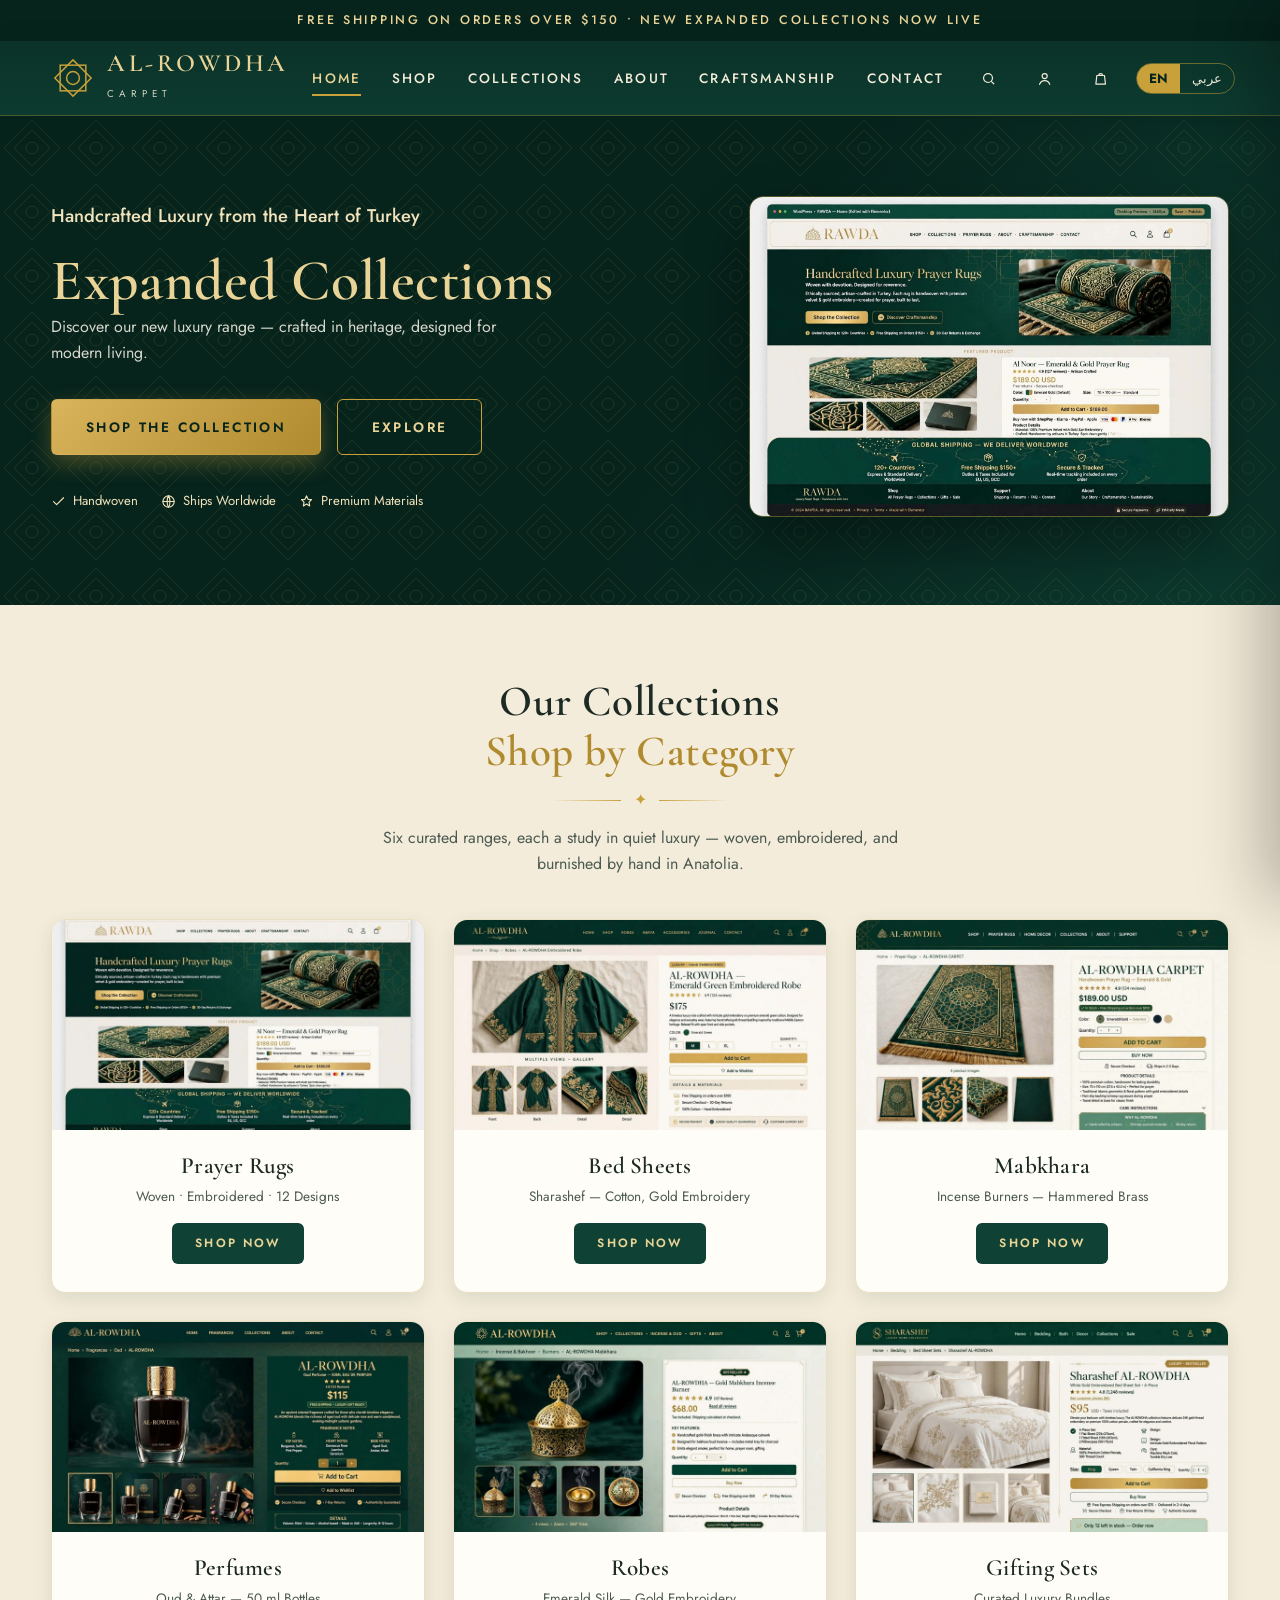
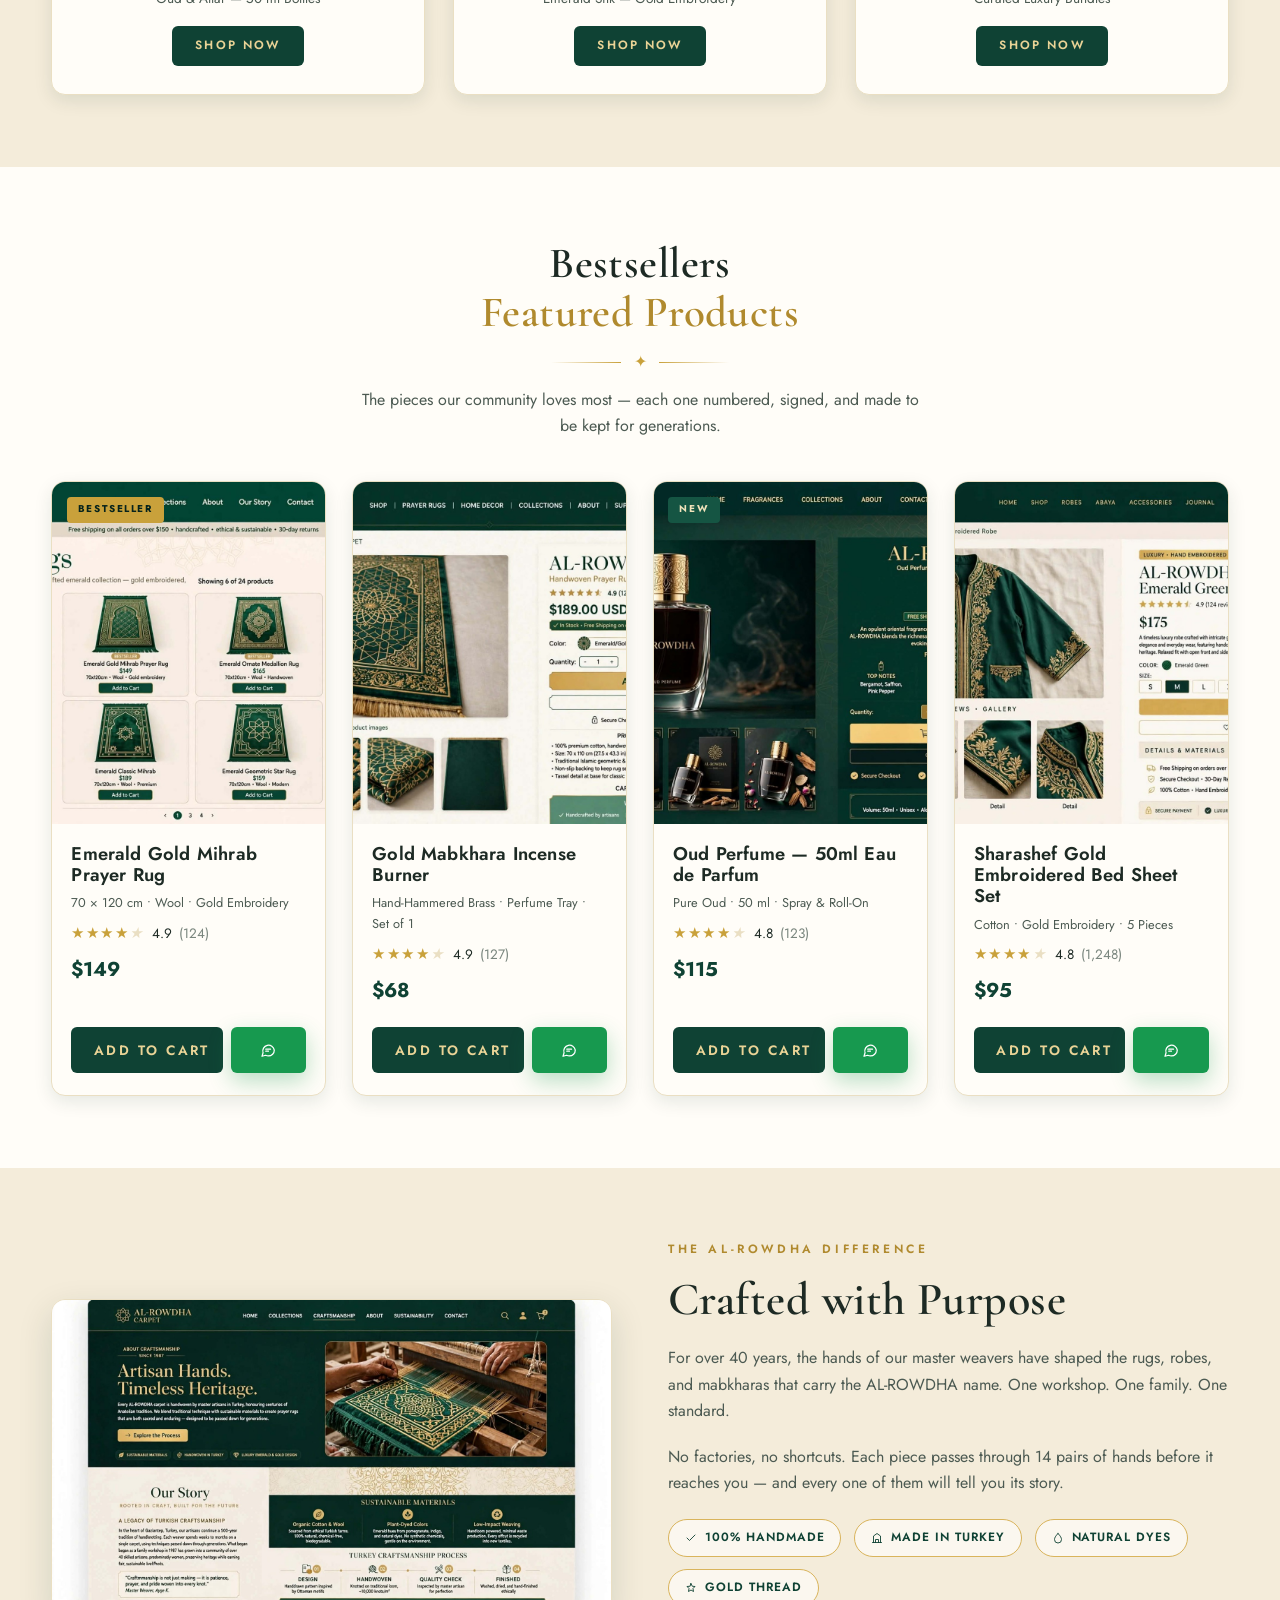
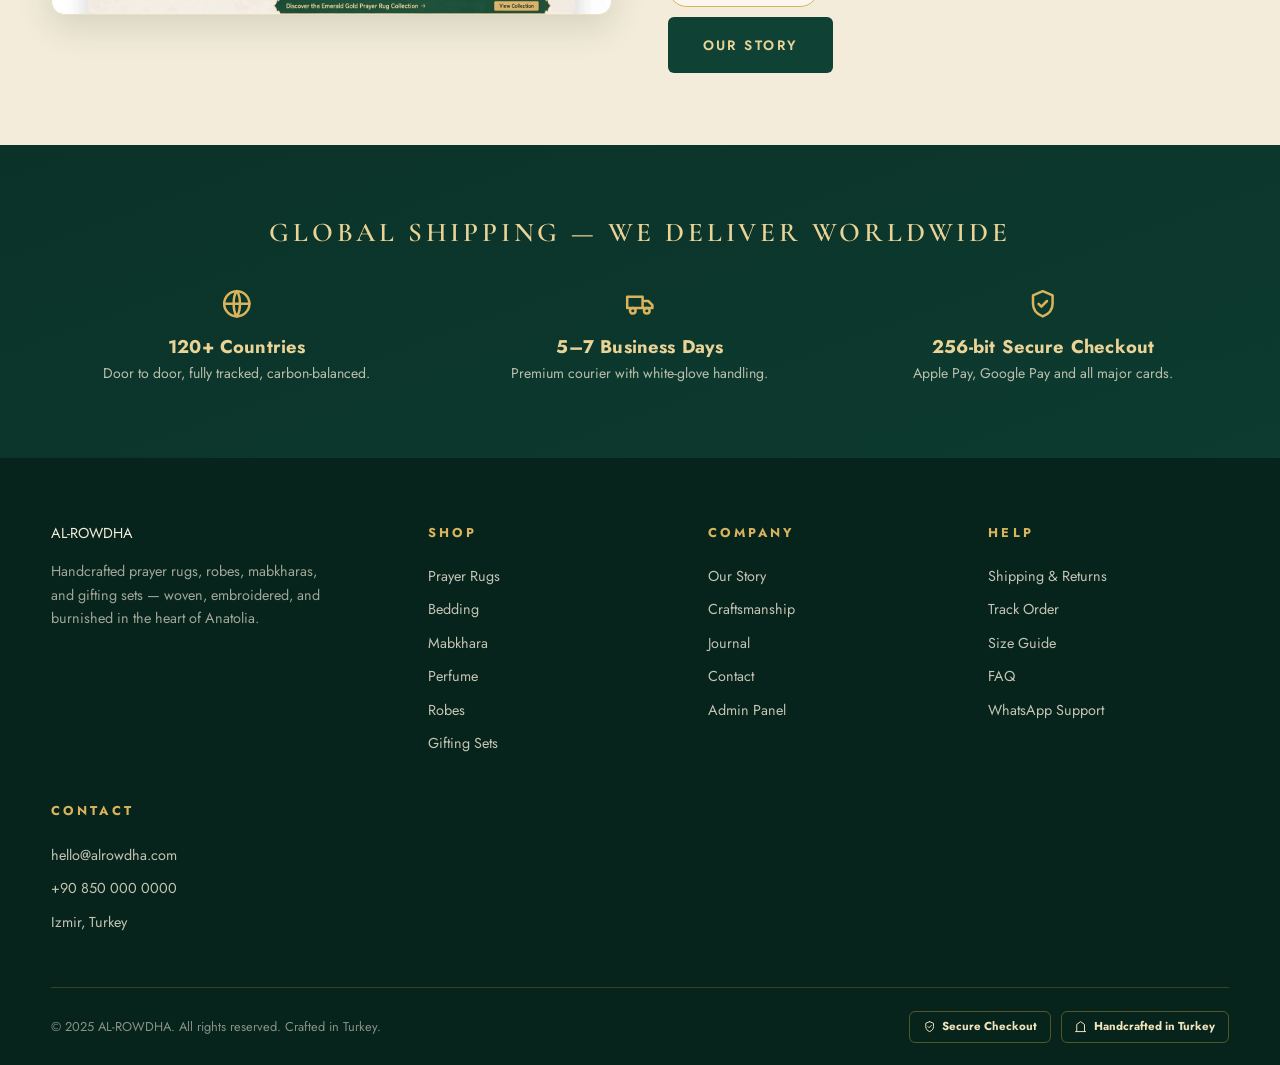
<file: index.html>
<!DOCTYPE html>
<html lang="en" dir="ltr">
<head>
<meta charset="UTF-8">
<meta name="viewport" content="width=device-width, initial-scale=1.0">
<title>AL-ROWDHA — Luxury Handcrafted Goods from Turkey</title>
<meta name="description" content="Handcrafted prayer rugs, sharashef bedding, mabkharas, oud perfume and robes — woven and embroidered in the heart of Anatolia.">
<script>(function(){var l=localStorage.getItem("arlang")||"en";document.documentElement.lang=l;document.documentElement.dir=l==="ar"?"rtl":"ltr";})();</script>
<link rel="preconnect" href="https://fonts.googleapis.com">
<link rel="preconnect" href="https://fonts.gstatic.com" crossorigin>
<link href="https://fonts.googleapis.com/css2?family=Cormorant+Garamond:wght@500;600;700&family=Jost:wght@400;500;600&family=Cairo:wght@400;500;600;700&family=Amiri:wght@400;700&display=swap" rel="stylesheet">
<link rel="stylesheet" href="assets/css/styles.css">
<link rel="icon" href="data:image/svg+xml,%3Csvg xmlns='http://www.w3.org/2000/svg' viewBox='0 0 48 48'%3E%3Crect width='48' height='48' rx='10' fill='%230d3b30'/%3E%3Cg fill='none' stroke='%23c9a13b' stroke-width='1.6'%3E%3Crect x='12' y='12' width='24' height='24'/%3E%3Crect x='12' y='12' width='24' height='24' transform='rotate(45 24 24)'/%3E%3Ccircle cx='24' cy='24' r='6'/%3E%3C/g%3E%3C/svg%3E">
</head>
<body>
<div class="announce" data-i18n="announce">Free shipping on orders over $150 • New expanded collections now live</div>
<header class="site-header">
  <div class="container nav-wrap">
    <a class="brand" href="index.html" aria-label="AL-ROWDHA home">
      <svg class="logo-mark" viewBox="0 0 48 48" fill="none" stroke="currentColor" stroke-width="1.6" aria-hidden="true">
        <rect x="10" y="10" width="28" height="28"/><rect x="10" y="10" width="28" height="28" transform="rotate(45 24 24)"/><circle cx="24" cy="24" r="7"/>
      </svg>
      <span><span class="brand-name" data-i18n="brand">AL-ROWDHA</span><br><span class="brand-sub" data-i18n="brand_sub">CARPET</span></span>
    </a>
    <nav class="main-nav" id="main-nav">
      <a href="index.html" class="active" data-i18n="nav_home">Home</a>
      <a href="prayer-rugs.html" data-i18n="nav_shop">Shop</a>
      <a href="prayer-rugs.html" data-i18n="nav_collections">Collections</a>
      <a href="craftsmanship.html" data-i18n="nav_about">About</a>
      <a href="craftsmanship.html" data-i18n="nav_craft">Craftsmanship</a>
      <a href="#contact" data-i18n="nav_contact">Contact</a>
    </nav>
    <div class="head-actions">
      <button class="icon-btn" data-i18n-title="search" title="Search"><svg class="ic" viewBox="0 0 24 24"><circle cx="11" cy="11" r="7"/><path d="m20 20-3.5-3.5"/></svg></button>
      <button class="icon-btn" data-i18n-title="account" title="Account"><svg class="ic" viewBox="0 0 24 24"><circle cx="12" cy="8" r="4"/><path d="M4 21c1.5-4 5-6 8-6s6.5 2 8 6"/></svg></button>
      <button class="icon-btn cart-btn" data-i18n-title="cart" title="Cart"><svg class="ic" viewBox="0 0 24 24"><path d="M6 7h12l1.5 13.5h-15L6 7z"/><path d="M9 7a3 3 0 0 1 6 0"/></svg><span class="badge cart-count" style="display:none">0</span></button>
      <div class="lang-toggle" role="group" aria-label="Language">
        <button data-lang="en">EN</button><button data-lang="ar" dir="rtl">عربي</button>
      </div>
      <button class="icon-btn nav-burger" title="Menu"><svg class="ic" viewBox="0 0 24 24"><path d="M4 7h16M4 12h16M4 17h16"/></svg></button>
    </div>
  </div>
</header>

<!-- ============ HERO ============ -->
<section class="hero">
  <div class="pattern-bg-dark" aria-hidden="true"></div>
  <div class="container hero-inner">
    <div>
      <p class="hero-sub" data-i18n="home_hero_sub">Handcrafted Luxury from the Heart of Turkey</p>
      <h1 data-i18n="home_hero_title">Expanded Collections</h1>
      <p class="lead" data-i18n="home_hero_lead">Discover our new luxury range — crafted in heritage, designed for modern living.</p>
      <div class="hero-cta">
        <a class="btn btn-gold" href="prayer-rugs.html" data-i18n="btn_shop_collection">Shop the Collection</a>
        <a class="btn btn-outline-gold" href="craftsmanship.html" data-i18n="btn_explore">Explore</a>
      </div>
      <div class="hero-trust">
        <span><svg class="ic" viewBox="0 0 24 24"><path d="M20 6 9 17l-5-5"/></svg><span data-i18n="trust_handwoven">Handwoven</span></span>
        <span><svg class="ic" viewBox="0 0 24 24"><circle cx="12" cy="12" r="9"/><path d="M3 12h18M12 3c3 3.5 3 14 0 18M12 3c-3 3.5-3 14 0 18"/></svg><span data-i18n="trust_global">Ships Worldwide</span></span>
        <span><svg class="ic" viewBox="0 0 24 24"><path d="m12 3 2.5 5.5L20 9l-4 4 1 6-5-3-5 3 1-6-4-4 5.5-.5Z"/></svg><span data-i18n="trust_premium">Premium Materials</span></span>
      </div>
    </div>
    <div class="hero-img"><img src="assets/img/photos/photo-3.jpg" alt="Emerald gold mihrab prayer rug" data-photo-slot="hero_home"></div>
  </div>
</section>

<!-- ============ CATEGORIES ============ -->
<section class="section section-cream pattern-bg" id="categories">
  <div class="container">
    <div class="sec-head">
      <h2><span data-i18n="home_cat_eyebrow">Our Collections</span><br><span data-i18n="home_cat_title" class="gold-em">Shop by Category</span></h2>
      <div class="orn" aria-hidden="true">✦</div>
      <p data-i18n="home_cat_lead">Six curated ranges, each a study in quiet luxury — woven, embroidered, and burnished by hand in Anatolia.</p>
    </div>
    <div class="cat-grid">
      <a class="cat-card" href="prayer-rugs.html">
        <div class="cat-img"><img src="assets/img/photos/photo-3.jpg" alt="Prayer rugs" data-photo-slot="cat_rugs"></div>
        <div class="cat-body"><h3 data-i18n="cat_rugs">Prayer Rugs</h3><p class="cat-meta" data-i18n="cat_rugs_meta">Woven • Embroidered • 12 Designs</p><span class="btn btn-emerald" data-i18n="btn_shop_now">Shop Now</span></div>
      </a>
      <a class="cat-card" href="product-bedding.html">
        <div class="cat-img"><img src="assets/img/photos/photo-2.jpg" alt="Sharashef bed sheets" data-photo-slot="cat_bedding"></div>
        <div class="cat-body"><h3 data-i18n="cat_bed">Bed Sheets</h3><p class="cat-meta" data-i18n="cat_bed_meta">Sharashef — Cotton, Gold Embroidery</p><span class="btn btn-emerald" data-i18n="btn_shop_now">Shop Now</span></div>
      </a>
      <a class="cat-card" href="product-mabkhara.html">
        <div class="cat-img"><img src="assets/img/photos/photo-7.jpg" alt="Mabkhara incense burner" data-photo-slot="cat_mabkhara"></div>
        <div class="cat-body"><h3 data-i18n="cat_mab">Mabkhara</h3><p class="cat-meta" data-i18n="cat_mab_meta">Incense Burners — Hammered Brass</p><span class="btn btn-emerald" data-i18n="btn_shop_now">Shop Now</span></div>
      </a>
      <a class="cat-card" href="product-perfume.html">
        <div class="cat-img"><img src="assets/img/photos/photo-6.jpg" alt="Oud perfume" data-photo-slot="cat_perfume"></div>
        <div class="cat-body"><h3 data-i18n="cat_perfume">Perfumes</h3><p class="cat-meta" data-i18n="cat_perfume_meta">Oud &amp; Attar — 50 ml Bottles</p><span class="btn btn-emerald" data-i18n="btn_shop_now">Shop Now</span></div>
      </a>
      <a class="cat-card" href="product-robe.html">
        <div class="cat-img"><img src="assets/img/photos/photo-5.jpg" alt="Emerald embroidered robe" data-photo-slot="cat_robe"></div>
        <div class="cat-body"><h3 data-i18n="cat_robe">Robes</h3><p class="cat-meta" data-i18n="cat_robe_meta">Emerald Silk — Gold Embroidery</p><span class="btn btn-emerald" data-i18n="btn_shop_now">Shop Now</span></div>
      </a>
      <a class="cat-card" href="prayer-rugs.html">
        <div class="cat-img"><img src="assets/img/photos/photo-8.jpg" alt="Gifting sets" data-photo-slot="cat_gift"></div>
        <div class="cat-body"><h3 data-i18n="cat_gift">Gifting Sets</h3><p class="cat-meta" data-i18n="cat_gift_meta">Curated Luxury Bundles</p><span class="btn btn-emerald" data-i18n="btn_shop_now">Shop Now</span></div>
      </a>
    </div>
  </div>
</section>

<!-- ============ FEATURED ============ -->
<section class="section section-white" id="featured">
  <div class="container">
    <div class="sec-head">
      <h2><span data-i18n="home_feat_eyebrow">Bestsellers</span><br><span data-i18n="home_feat_title" class="gold-em">Featured Products</span></h2>
      <div class="orn" aria-hidden="true">✦</div>
      <p data-i18n="home_feat_lead">The pieces our community loves most — each one numbered, signed, and made to be kept for generations.</p>
    </div>
    <div class="prod-grid">
      <article class="prod-card" data-id="rug1">
        <a class="pc-img" href="product-rug.html"><img src="assets/img/photos/photo-4.jpg" alt="" data-photo-slot="p_carpet"><span class="pc-badge" data-i18n="b_badge_bestseller">Bestseller</span></a>
        <div class="pc-body">
          <h3 data-prod-name="rug1">Emerald Gold Mihrab Prayer Rug</h3>
          <p class="pc-meta" data-prod-meta="rug1">70 × 120 cm • Wool • Gold Embroidery</p>
          <div class="pc-rating"><span class="stars">★★★★<i class="dim">★</i></span> 4.9 <span class="count">(124)</span></div>
          <div class="pc-price keep-ltr">$149</div>
          <div class="pc-actions"><button class="btn btn-emerald" data-add="rug1"><svg class="ic" viewBox="0 0 24 24"><path d="M6 7h12l1.5 13.5h-15L6 7z"/><path d="M9 7a3 3 0 0 1 6 0"/></svg> <span data-i18n="btn_add_cart">Add to Cart</span></button></div>
        </div>
      </article>
      <article class="prod-card" data-id="mab">
        <a class="pc-img" href="product-mabkhara.html"><img src="assets/img/photos/photo-7.jpg" alt="" data-photo-slot="p_mab"></a>
        <div class="pc-body">
          <h3 data-prod-name="mab">Gold Mabkhara Incense Burner</h3>
          <p class="pc-meta" data-prod-meta="mab">Hand-Hammered Brass • Perfume Tray</p>
          <div class="pc-rating"><span class="stars">★★★★<i class="dim">★</i></span> 4.9 <span class="count">(127)</span></div>
          <div class="pc-price keep-ltr">$68</div>
          <div class="pc-actions"><button class="btn btn-emerald" data-add="mab"><svg class="ic" viewBox="0 0 24 24"><path d="M6 7h12l1.5 13.5h-15L6 7z"/><path d="M9 7a3 3 0 0 1 6 0"/></svg> <span data-i18n="btn_add_cart">Add to Cart</span></button></div>
        </div>
      </article>
      <article class="prod-card" data-id="oud">
        <a class="pc-img" href="product-perfume.html"><img src="assets/img/photos/photo-6.jpg" alt="" data-photo-slot="p_oud"><span class="pc-badge new" data-i18n="b_badge_new">New</span></a>
        <div class="pc-body">
          <h3 data-prod-name="oud">Oud Perfume — 50 ml</h3>
          <p class="pc-meta" data-prod-meta="oud">Pure Oud • 50 ml • Spray &amp; Roll-On</p>
          <div class="pc-rating"><span class="stars">★★★★<i class="dim">★</i></span> 4.8 <span class="count">(123)</span></div>
          <div class="pc-price keep-ltr">$115</div>
          <div class="pc-actions"><button class="btn btn-emerald" data-add="oud"><svg class="ic" viewBox="0 0 24 24"><path d="M6 7h12l1.5 13.5h-15L6 7z"/><path d="M9 7a3 3 0 0 1 6 0"/></svg> <span data-i18n="btn_add_cart">Add to Cart</span></button></div>
        </div>
      </article>
      <article class="prod-card" data-id="shar">
        <a class="pc-img" href="product-bedding.html"><img src="assets/img/photos/photo-2.jpg" alt="" data-photo-slot="p_shar"></a>
        <div class="pc-body">
          <h3 data-prod-name="shar">Sharashef AL-ROWDHA Bedding</h3>
          <p class="pc-meta" data-prod-meta="shar">Cotton • Gold Embroidery • 5 Pieces</p>
          <div class="pc-rating"><span class="stars">★★★★<i class="dim">★</i></span> 4.8 <span class="count">(1,248)</span></div>
          <div class="pc-price keep-ltr">$95</div>
          <div class="pc-actions"><button class="btn btn-emerald" data-add="shar"><svg class="ic" viewBox="0 0 24 24"><path d="M6 7h12l1.5 13.5h-15L6 7z"/><path d="M9 7a3 3 0 0 1 6 0"/></svg> <span data-i18n="btn_add_cart">Add to Cart</span></button></div>
        </div>
      </article>
    </div>
  </div>
</section>

<!-- ============ CRAFTSMANSHIP PREVIEW ============ -->
<section class="section section-cream pattern-bg">
  <div class="container craft-split">
    <div class="craft-img"><img src="assets/img/photos/photo-1.jpg" alt="Master weaver at the loom" data-photo-slot="craft_hero"></div>
    <div>
      <p class="eyebrow" data-i18n="home_craft_eyebrow">The AL-ROWDHA Difference</p>
      <h2 data-i18n="home_craft_title">Crafted with Purpose</h2>
      <p data-i18n="home_craft_p1">For over 40 years, the hands of our master weavers have shaped the rugs, robes, and mabkharas that carry the AL-ROWDHA name. One workshop. One family. One standard.</p>
      <p data-i18n="home_craft_p2">No factories, no shortcuts. Each piece passes through 14 pairs of hands before it reaches you — and every one of them will tell you its story.</p>
      <div class="pill-row">
        <span class="pill"><svg class="ic" viewBox="0 0 24 24"><path d="M20 6 9 17l-5-5"/></svg> 100% Handmade</span>
        <span class="pill"><svg class="ic" viewBox="0 0 24 24"><path d="M3 21h18M5 21V8l7-5 7 5v13M9 21v-6h6v6"/></svg> Made in Turkey</span>
        <span class="pill"><svg class="ic" viewBox="0 0 24 24"><path d="M12 3C7 8 5 12 5 15a7 7 0 0 0 14 0c0-3-2-7-7-12Z"/></svg> Natural Dyes</span>
        <span class="pill"><svg class="ic" viewBox="0 0 24 24"><path d="m12 3 2.5 5.5L20 9l-4 4 1 6-5-3-5 3 1-6-4-4 5.5-.5Z"/></svg> Gold Thread</span>
      </div>
      <a class="btn btn-emerald" href="craftsmanship.html" data-i18n="btn_our_story">Our Story</a>
    </div>
  </div>
</section>

<!-- ============ GLOBAL SHIPPING ============ -->
<section class="section dark-band pattern-bg-dark" id="contact">
  <div class="container ship-band">
    <h2 data-i18n="home_ship_title">Global Shipping — We Deliver Worldwide</h2>
    <div class="ship-stats">
      <div class="s"><svg class="ic" viewBox="0 0 24 24"><circle cx="12" cy="12" r="9"/><path d="M3 12h18M12 3c3 3.5 3 14 0 18M12 3c-3 3.5-3 14 0 18"/></svg><h3 data-i18n="ship1_t">120+ Countries</h3><p data-i18n="ship1_p">Door to door, fully tracked, carbon-balanced.</p></div>
      <div class="s"><svg class="ic" viewBox="0 0 24 24"><path d="M3 7h11v8H3zM14 10h4l3 3v2h-7z"/><circle cx="7" cy="17" r="2"/><circle cx="17" cy="17" r="2"/></svg><h3 data-i18n="ship2_t">5–7 Business Days</h3><p data-i18n="ship2_p">Premium courier with white-glove handling.</p></div>
      <div class="s"><svg class="ic" viewBox="0 0 24 24"><path d="M12 3 5 6v6c0 4.5 3 7.5 7 9 4-1.5 7-4.5 7-9V6l-7-3z"/><path d="m9 12 2 2 4-4"/></svg><h3 data-i18n="ship3_t">256-bit Secure Checkout</h3><p data-i18n="ship3_p">Apple Pay, Google Pay and all major cards.</p></div>
    </div>
  </div>
</section>

<!-- ============ FOOTER ============ -->
<footer class="site-footer">
  <div class="container">
    <div class="foot-grid">
      <div class="foot-brand">
        <span class="footer-brand" data-i18n="brand">AL-ROWDHA</span>
        <p data-i18n="foot_tag">Handcrafted prayer rugs, robes, mabkharas, and gifting sets — woven, embroidered, and burnished in the heart of Anatolia.</p>
      </div>
      <div class="foot-col">
        <h4 data-i18n="foot_shop">Shop</h4>
        <a href="prayer-rugs.html" data-i18n="foot_l1">Prayer Rugs</a>
        <a href="product-bedding.html" data-i18n="foot_l2">Bedding</a>
        <a href="product-mabkhara.html" data-i18n="foot_l3">Mabkhara</a>
        <a href="product-perfume.html" data-i18n="foot_l4">Perfume</a>
        <a href="product-robe.html" data-i18n="foot_l5">Robes</a>
        <a href="prayer-rugs.html" data-i18n="foot_l6">Gifting Sets</a>
      </div>
      <div class="foot-col">
        <h4 data-i18n="foot_company">Company</h4>
        <a href="craftsmanship.html" data-i18n="foot_c1">Our Story</a>
        <a href="craftsmanship.html" data-i18n="foot_c2">Craftsmanship</a>
        <a href="#" data-i18n="foot_c3">Journal</a>
        <a href="#" data-i18n="foot_c4">Contact</a>
        <a href="admin.html" data-i18n="admin">Admin Panel</a>
      </div>
      <div class="foot-col">
        <h4 data-i18n="foot_help">Help</h4>
        <a href="#" data-i18n="foot_h1">Shipping &amp; Returns</a>
        <a href="#" data-i18n="foot_h2">Track Order</a>
        <a href="#" data-i18n="foot_h3">Size Guide</a>
        <a href="#" data-i18n="foot_h4">FAQ</a>
        <a href="#" data-i18n="foot_h5">WhatsApp Support</a>
      </div>
      <div class="foot-col">
        <h4>Contact</h4>
        <a href="mailto:hello@alrowdha.com">hello@alrowdha.com</a>
        <a href="tel:+908500000000">+90 850 000 0000</a>
        <a href="#">Izmir, Turkey</a>
      </div>
    </div>
    <div class="foot-bottom">
      <span data-i18n="foot_copy">© 2025 AL-ROWDHA. All rights reserved. Crafted in Turkey.</span>
      <div class="foot-chips">
        <span><svg class="ic" viewBox="0 0 24 24"><path d="M12 3 5 6v6c0 4.5 3 7.5 7 9 4-1.5 7-4.5 7-9V6l-7-3z"/><path d="m9 12 2 2 4-4"/></svg> <b data-i18n="foot_secure">Secure Checkout</b></span>
        <span><svg class="ic" viewBox="0 0 24 24"><path d="M3 21h18M5 21V8l7-5 7 5v13"/></svg> <b data-i18n="foot_made">Handcrafted in Turkey</b></span>
      </div>
    </div>
  </div>
</footer>

<!-- ============ CART DRAWER ============ -->
<div class="drawer-overlay" id="drawer-overlay"></div>
<aside class="cart-drawer" id="cart-drawer" aria-label="Shopping bag">
  <div class="cart-head">
    <h3 data-i18n="cart_title">Your Bag</h3>
    <button class="icon-btn" onclick="closeCart()" aria-label="Close">✕</button>
  </div>
  <div class="cart-items" id="cart-items"></div>
  <div class="cart-foot">
    <div class="cart-total" id="cart-total-row"><span data-i18n="cart_total">Total</span><span class="keep-ltr" id="cart-total-val">$0</span></div>
    <button class="btn btn-gold btn-block" id="checkout-btn" data-i18n="btn_checkout">Proceed to Checkout</button>
  </div>
</aside>

<script src="assets/js/i18n.js"></script>
<script src="assets/js/catalog.js"></script>
  <script src="assets/js/app.js"></script>
</body>
</html>
</file>
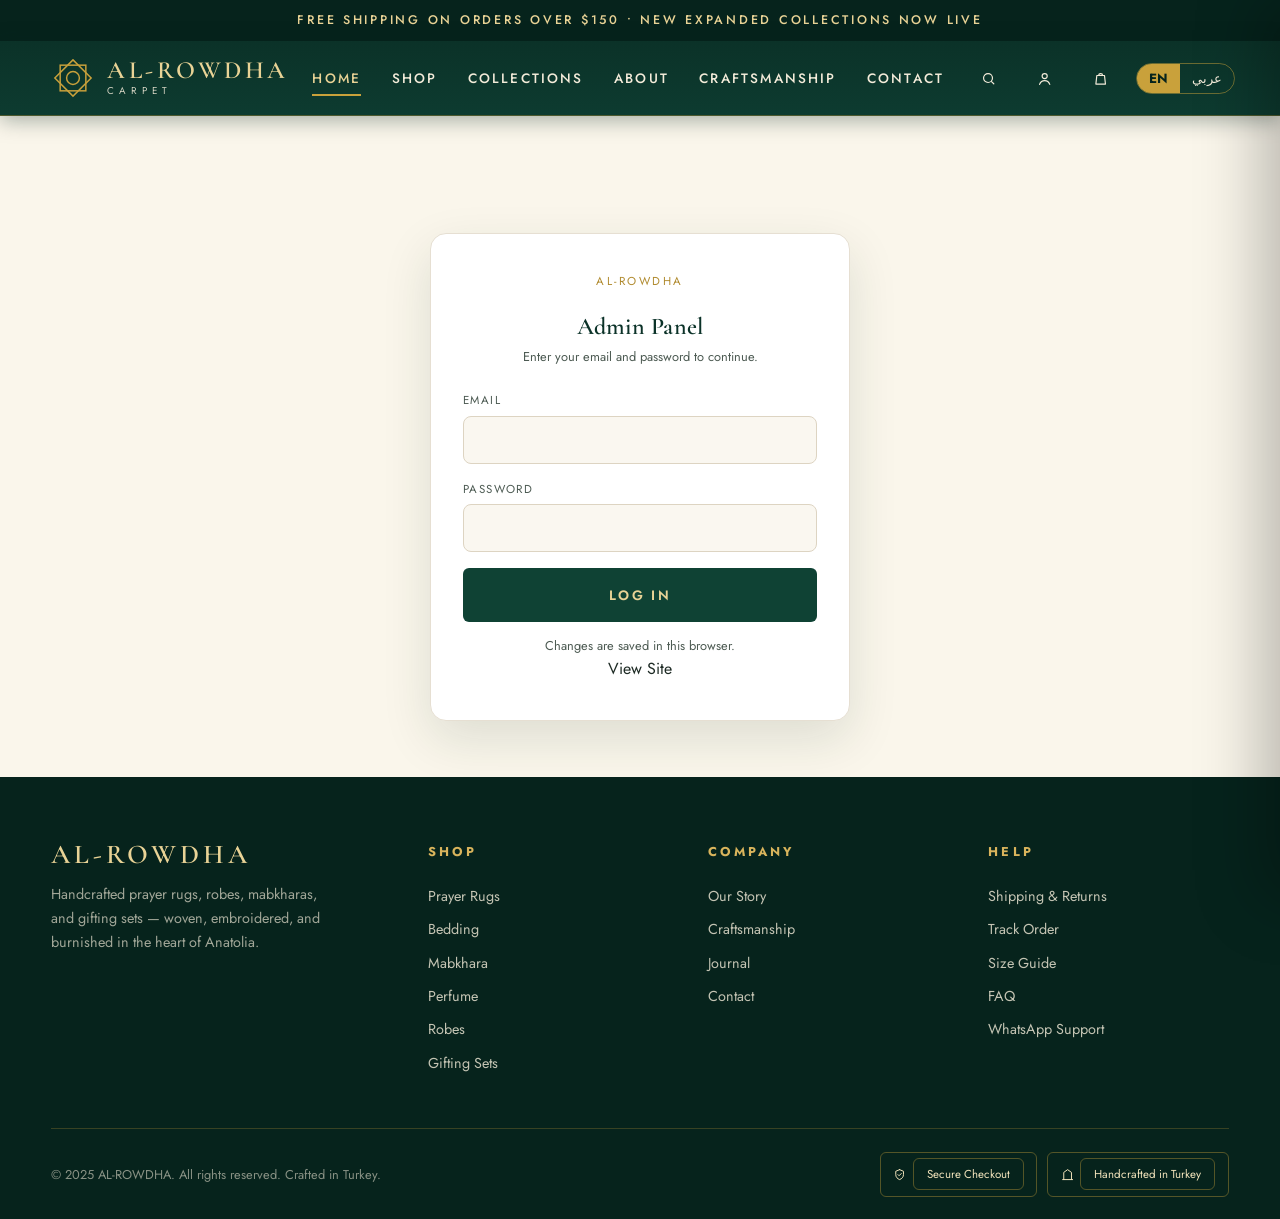
<file: admin.html>
<head>
<meta charset="UTF-8">
<meta name="viewport" content="width=device-width, initial-scale=1.0">
<title>Admin — AL-ROWDHA</title>
<meta name="description" content="Handcrafted prayer rugs, sharashef bedding, mabkharas, oud perfume and robes — woven and embroidered in the heart of Anatolia.">
<script>(function(){var l=localStorage.getItem("arlang")||"en";document.documentElement.lang=l;document.documentElement.dir=l==="ar"?"rtl":"ltr";})();</script>
<link rel="preconnect" href="https://fonts.googleapis.com">
<link rel="preconnect" href="https://fonts.gstatic.com" crossorigin>
<link href="https://fonts.googleapis.com/css2?family=Cormorant+Garamond:wght@500;600;700&family=Jost:wght@400;500;600&family=Cairo:wght@400;500;600;700&family=Amiri:wght@400;700&display=swap" rel="stylesheet">
<link rel="stylesheet" href="assets/css/styles.css">
  <link rel="stylesheet" href="admin.css">
<link rel="icon" href="data:image/svg+xml,%3Csvg xmlns='http://www.w3.org/2000/svg' viewBox='0 0 48 48'%3E%3Crect width='48' height='48' rx='10' fill='%230d3b30'/%3E%3Cg fill='none' stroke='%23c9a13b' stroke-width='1.6'%3E%3Crect x='12' y='12' width='24' height='24'/%3E%3Crect x='12' y='12' width='24' height='24' transform='rotate(45 24 24)'/%3E%3Ccircle cx='24' cy='24' r='6'/%3E%3C/g%3E%3C/svg%3E">
</head>
<body>
<body>
<div class="announce" data-i18n="announce">Free shipping on orders over $150 • New expanded collections now live</div>
<header class="site-header">
  <div class="container nav-wrap">
    <a class="brand" href="index.html" aria-label="AL-ROWDHA home">
      <svg class="logo-mark" viewBox="0 0 48 48" fill="none" stroke="currentColor" stroke-width="1.6" aria-hidden="true">
        <rect x="10" y="10" width="28" height="28"/><rect x="10" y="10" width="28" height="28" transform="rotate(45 24 24)"/><circle cx="24" cy="24" r="7"/>
      </svg>
      <span><span class="brand-name" data-i18n="brand">AL-ROWDHA</span><br><span class="brand-sub" data-i18n="brand_sub">CARPET</span></span>
    </a>
    <nav class="main-nav" id="main-nav">
      <a href="index.html" class="active" data-i18n="nav_home">Home</a>
      <a href="prayer-rugs.html" data-i18n="nav_shop">Shop</a>
      <a href="prayer-rugs.html" data-i18n="nav_collections">Collections</a>
      <a href="craftsmanship.html" data-i18n="nav_about">About</a>
      <a href="craftsmanship.html" data-i18n="nav_craft">Craftsmanship</a>
      <a href="#contact" data-i18n="nav_contact">Contact</a>
    </nav>
    <div class="head-actions">
      <button class="icon-btn" data-i18n-title="search" title="Search"><svg class="ic" viewBox="0 0 24 24"><circle cx="11" cy="11" r="7"/><path d="m20 20-3.5-3.5"/></svg></button>
      <button class="icon-btn" data-i18n-title="account" title="Account"><svg class="ic" viewBox="0 0 24 24"><circle cx="12" cy="8" r="4"/><path d="M4 21c1.5-4 5-6 8-6s6.5 2 8 6"/></svg></button>
      <button class="icon-btn cart-btn" data-i18n-title="cart" title="Cart"><svg class="ic" viewBox="0 0 24 24"><path d="M6 7h12l1.5 13.5h-15L6 7z"/><path d="M9 7a3 3 0 0 1 6 0"/></svg><span class="badge cart-count" style="display:none">0</span></button>
      <div class="lang-toggle" role="group" aria-label="Language">
        <button data-lang="en">EN</button><button data-lang="ar" dir="rtl">عربي</button>
      </div>
      <button class="icon-btn nav-burger" title="Menu"><svg class="ic" viewBox="0 0 24 24"><path d="M4 7h16M4 12h16M4 17h16"/></svg></button>
    </div>
  </div>
</header>
  <main class="admin-main">
    <div class="container">
      <div class="admin-login" id="login-view">
        <span class="brand">AL-ROWDHA</span>
        <h2 data-i18n="ad_login">Admin Panel</h2>
        <p class="hint" style="margin-top:0" data-i18n="ad_logintxt">Enter your access code to continue.</p>
        <div class="err" id="login-err"></div>
        <label class="fld"><span data-i18n="ad_email">Email</span><input type="email" id="login-email" autocomplete="off"></label>
        <label class="fld"><span data-i18n="ad_pass">Password</span><input type="password" id="login-pass" autocomplete="off"></label>
        <button class="btn btn-emerald btn-block" id="login-btn" data-i18n="ad_loginbtn">Log in</button>
        <p class="hint" data-i18n="ad_loginhint">Changes are saved in this browser.</p>
        <p style="text-align:center;margin-bottom:0"><a href="index.html" data-i18n="ad_viewsite">← Back to site</a></p>
      </div>
      <div id="dash-view" hidden>
        <div class="admin-head">
          <h1>AL-ROWDHA <span style="font-size:.8rem;letter-spacing:.2em;color:var(--gold-600,#b08a3e)">— ADMIN</span></h1>
          <div class="admin-actions">
            <button class="btn btn-outline" onclick="window.open('index.html','_self')" data-i18n="ad_viewsite">View Site</button>
            <button class="btn btn-outline" id="btn-reset" data-i18n="ad_reset">Reset All Changes</button>
            <button class="btn btn-gold" id="btn-logout" data-i18n="ad_logout">Log out</button>
          </div>
        </div>
        <div class="admin-tabs">
          <button class="active" data-tab="products" data-i18n="ad_products">Products</button>
          <button data-tab="orders" data-i18n="ad_orders">Orders</button>
          <button data-tab="photos" data-i18n="ad_photos">Photos</button>
          <button data-tab="content" data-i18n="ad_content">Site Content</button>
        </div>
        
    <section class="admin-tab active" id="tab-products">
      <div style="display:flex;justify-content:space-between;align-items:center;margin-bottom:1rem">
        <h2 style="font-family:var(--font-serif);margin:0;color:var(--emerald-900)" data-i18n="ad_products">Products</h2>
        <button class="btn btn-emerald" id="btn-add">+ <span data-i18n="ad_add">Add Product</span></button>
      </div>
      <div class="admin-form" id="pform" hidden>
        <h3 id="pform-title">Add Product</h3>
        <input type="hidden" id="pf-id">
        <div class="frow">
          <label class="fld"><span>Name (English)</span><input id="pf-name-en" placeholder="Emerald Lattice Prayer Rug"></label>
          <label class="fld"><span>Name (Arabic)</span><input id="pf-name-ar" dir="rtl" placeholder="سجادة صلاة"></label>
        </div>
        <div class="frow4">
          <label class="fld"><span>Price ($)</span><input id="pf-price" type="number" min="1" step="1" value="150"></label>
          <label class="fld"><span>Category</span><select id="pf-cat"><option value="prayer">Prayer Rugs</option><option value="robes">Robes</option><option value="perfume">Perfume</option><option value="mabkhara">Mabkhara</option><option value="bedding">Bedding</option></select></label>
          <label class="fld"><span>Color</span><select id="pf-color"><option value="emerald">Emerald</option><option value="gold">Gold</option><option value="beige">Beige</option></select></label>
          <label class="fld"><span>Material</span><select id="pf-mat"><option value="wool">Wool</option><option value="silk">Silk</option><option value="cotton">Cotton</option></select></label>
        </div>
        <div class="frow4">
          <label class="fld"><span>Size</span><input id="pf-size" placeholder="70x120cm" value="70x120cm"></label>
          <label class="fld"><span>Badge</span><select id="pf-badge"><option value="">None</option><option value="bestseller">Bestseller</option><option value="new">New</option></select></label>
          <label class="fld"><span>Stock</span><input id="pf-stock" type="number" min="0" value="20"></label>
          <label class="fld"><span>Rating (0–5)</span><input id="pf-rating" type="number" min="0" max="5" step="0.1" value="4.8"></label>
        </div>
        <div class="frow">
          <label class="fld"><span>Description (English)</span><textarea id="pf-desc-en" placeholder="Handwoven…"></textarea></label>
          <label class="fld"><span>Description (Arabic)</span><textarea id="pf-desc-ar" dir="rtl" placeholder="منسوجة يدوياً…"></textarea></label>
        </div>
        <div class="frow">
          <label class="fld"><span>Image — choose a photo</span><select id="pf-img" style="width:50%;display:inline-block"></select></label>
          <div class="fld" style="align-self:end"><input type="file" id="pf-upload" accept="image/*"><small style="color:var(--ink-600);font-size:.75rem">or upload a new photo</small></div>
        </div>
        <div style="display:flex;gap:.6rem;margin-top:1.1rem">
          <button class="btn btn-emerald" id="pf-save">Save Product</button>
          <button class="btn btn-outline" id="pf-cancel">Cancel</button>
        </div>
      </div>
      <table class="admin-table">
        <thead><tr><th>Image</th><th>Name (EN)</th><th>Price</th><th>Category</th><th>Stock</th><th>Type</th><th></th></tr></thead>
        <tbody id="admin-tbody"></tbody>
      </table>
    </section>
    <section class="admin-tab" id="tab-orders">
      <h2 style="font-family:var(--font-serif);margin:0 0 .4rem;color:var(--emerald-900)" data-i18n="ad_orders">Orders</h2>
      <p id="ad-no-orders" style="font-size:.85rem;color:var(--ink-600);margin-top:0" data-i18n="ad_no_orders">No orders yet. Orders placed with “Checkout via WhatsApp” appear here (in this browser) and arrive on your WhatsApp.</p>
      <div class="admin-form" style="margin-top:1.2rem">
        <h3 style="margin-top:0" data-i18n="ad_wa_num">WhatsApp number</h3>
        <p style="font-size:.85rem;color:var(--ink-600);margin-top:0" data-i18n="ad_wa_hint">International format, digits only (e.g. 905321234567). Customer orders open in WhatsApp on this number.</p>
        <div style="display:flex;gap:.6rem;margin-top:.8rem;align-items:center">
          <input id="wa-num" class="keep-ltr" placeholder="905321234567" style="flex:1;max-width:280px;padding:.6rem .7rem;border:1px solid var(--line,#ddd4c2);border-radius:8px;font:inherit;background:var(--bg,#faf7f0)">
          <button class="btn btn-emerald" id="wa-save">Save</button>
          <span class="saved-flash" id="wa-saved" hidden>Saved ✓</span>
        </div>
      </div>
      <table class="admin-table" style="margin-top:1.2rem">
        <thead><tr><th data-i18n="ad_order_no">Order #</th><th data-i18n="ad_date">Date</th><th data-i18n="ad_items">Items</th><th data-i18n="ad_total">Total</th><th data-i18n="ad_status">Status</th><th></th></tr></thead>
        <tbody id="orders-tbody"></tbody>
      </table>
    </section>
    <section class="admin-tab" id="tab-photos">
      <h2 style="font-family:var(--font-serif);margin:0 0 1rem;color:var(--emerald-900)" data-i18n="ad_photos">Photos</h2>
      <div class="admin-form">
        <h3 style="margin-top:0" data-i18n="ad_phlib">Photo Library</h3>
        <p style="font-size:.85rem;color:var(--ink-600);margin-top:0">Your uploaded photos. Upload new ones or remove additions.</p>
        <div class="photo-grid" id="photo-lib"></div>
        <input type="file" id="ph-upload" accept="image/*" hidden>
        <button class="btn btn-outline" id="ph-add" data-i18n="ad_phadd">Upload Photo</button>
      </div>
      <h3 class="sec-title" data-i18n="ad_slots">Image Slots</h3>
      <p style="font-size:.85rem;color:var(--ink-600)">Pick which photo appears in each spot on the site. Changes apply everywhere immediately.</p>
      <div id="slot-list"></div>
      <div style="margin-top:1.2rem"><button class="btn btn-outline" id="slots-reset" data-i18n="ad_phreset">Reset all to defaults</button></div>
    </section>
    <section class="admin-tab" id="tab-content">
      <h2 style="font-family:var(--font-serif);margin:0 0 .4rem;color:var(--emerald-900)" data-i18n="ad_content">Site Content</h2>
      <p style="font-size:.85rem;color:var(--ink-600);margin-top:0">Edit key texts in English and Arabic. Applied sitewide on the next page load.</p>
      <div id="content-rows"></div>
      <div style="margin-top:1.2rem;display:flex;gap:.6rem">
        <button class="btn btn-emerald" id="content-save">Save Content</button>
        <span class="saved-flash" id="content-saved" hidden>Saved ✓</span>
      </div>
    </section>
      </div>
    </div>
  </main>
<footer class="site-footer">
  <div class="container">
    <div class="foot-grid">
      <div class="foot-brand">
        <span class="brand-name" data-i18n="brand">AL-ROWDHA</span>
        <p data-i18n="foot_tag">Handcrafted prayer rugs, robes, mabkharas, and gifting sets — woven, embroidered, and burnished in the heart of Anatolia.</p>
      </div>
      <div class="foot-col">
        <h4 data-i18n="foot_shop">Shop</h4>
        <a href="prayer-rugs.html" data-i18n="foot_l1">Prayer Rugs</a>
        <a href="product-bedding.html" data-i18n="foot_l2">Bedding</a>
        <a href="product-mabkhara.html" data-i18n="foot_l3">Mabkhara</a>
        <a href="product-perfume.html" data-i18n="foot_l4">Perfume</a>
        <a href="product-robe.html" data-i18n="foot_l5">Robes</a>
        <a href="prayer-rugs.html" data-i18n="foot_l6">Gifting Sets</a>
      </div>
      <div class="foot-col">
        <h4 data-i18n="foot_company">Company</h4>
        <a href="craftsmanship.html" data-i18n="foot_c1">Our Story</a>
        <a href="craftsmanship.html" data-i18n="foot_c2">Craftsmanship</a>
        <a href="#" data-i18n="foot_c3">Journal</a>
        <a href="#" data-i18n="foot_c4">Contact</a>
      </div>
      <div class="foot-col">
        <h4 data-i18n="foot_help">Help</h4>
        <a href="#" data-i18n="foot_h1">Shipping &amp; Returns</a>
        <a href="#" data-i18n="foot_h2">Track Order</a>
        <a href="#" data-i18n="foot_h3">Size Guide</a>
        <a href="#" data-i18n="foot_h4">FAQ</a>
        <a href="#" data-i18n="foot_h5">WhatsApp Support</a>
      </div>
    </div>
    <div class="foot-bottom">
      <span data-i18n="foot_copy">© 2025 AL-ROWDHA. All rights reserved. Crafted in Turkey.</span>
      <div class="foot-chips">
        <span><svg class="ic" viewBox="0 0 24 24"><path d="M12 3 5 6v6c0 4.5 3 7.5 7 9 4-1.5 7-4.5 7-9V6l-7-3z"/><path d="m9 12 2 2 4-4"/></svg> <span data-i18n="foot_secure">Secure Checkout</span></span>
        <span><svg class="ic" viewBox="0 0 24 24"><path d="M3 21h18M5 21V8l7-5 7 5v13"/></svg> <span data-i18n="foot_made">Handcrafted in Turkey</span></span>
      </div>
    </div>
  </div>
</footer>
<aside class="cart-drawer" id="cart-drawer" aria-label="Shopping bag">
  <div class="cart-head"><h3 data-i18n="cart_title">Your Bag</h3><button class="icon-btn" onclick="closeCart()" aria-label="Close">✕</button></div>
  <div class="cart-items" id="cart-items"></div>
  <div class="cart-foot">
    <div class="cart-total" id="cart-total-row"><span data-i18n="cart_total">Total</span><span class="keep-ltr" id="cart-total-val">$0</span></div>
    <button class="btn btn-gold btn-block" id="checkout-btn" data-i18n="btn_checkout">Proceed to Checkout</button>
  </div>
</aside>
<div class="drawer-overlay" id="drawer-overlay"></div>
<script src="assets/js/i18n.js"></script>
<script src="assets/js/catalog.js"></script>
<script src="assets/js/app.js"></script>
<script src="assets/js/admin.js"></script>
</body>
</html>
</file>
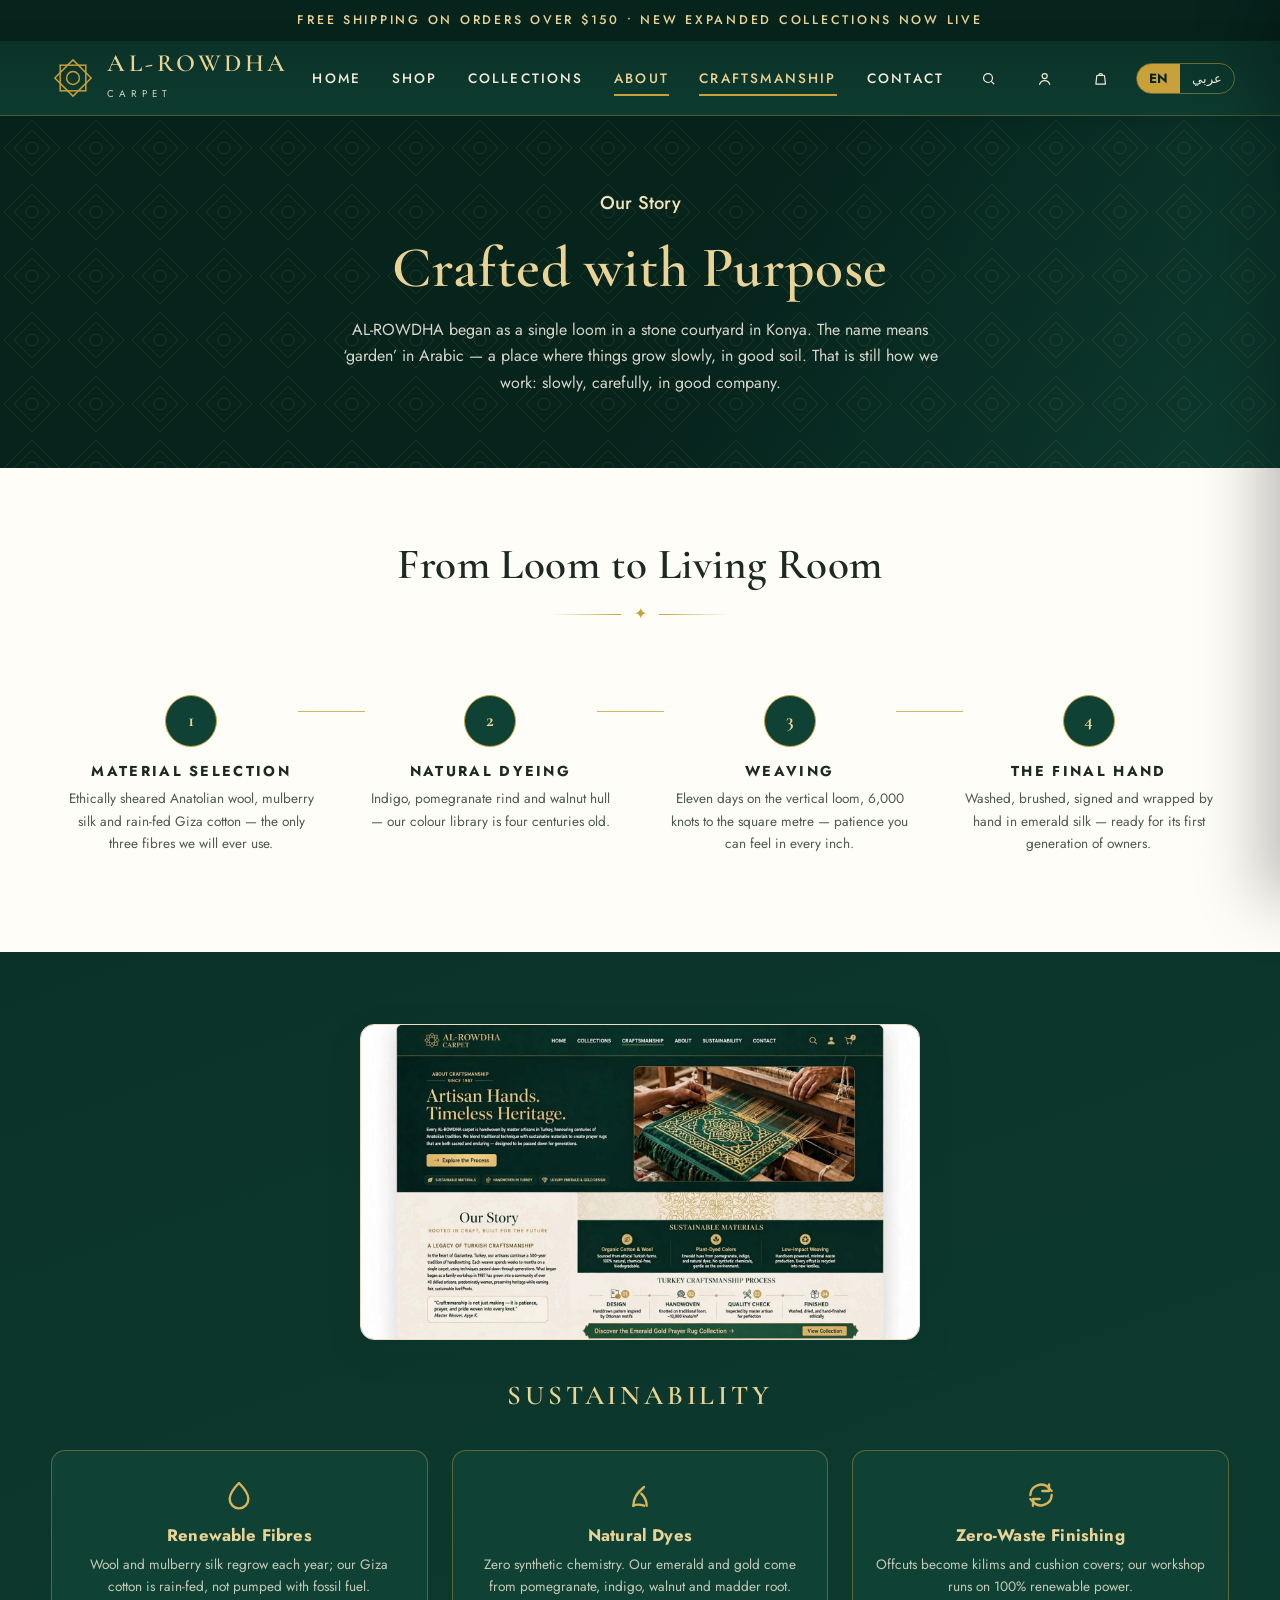
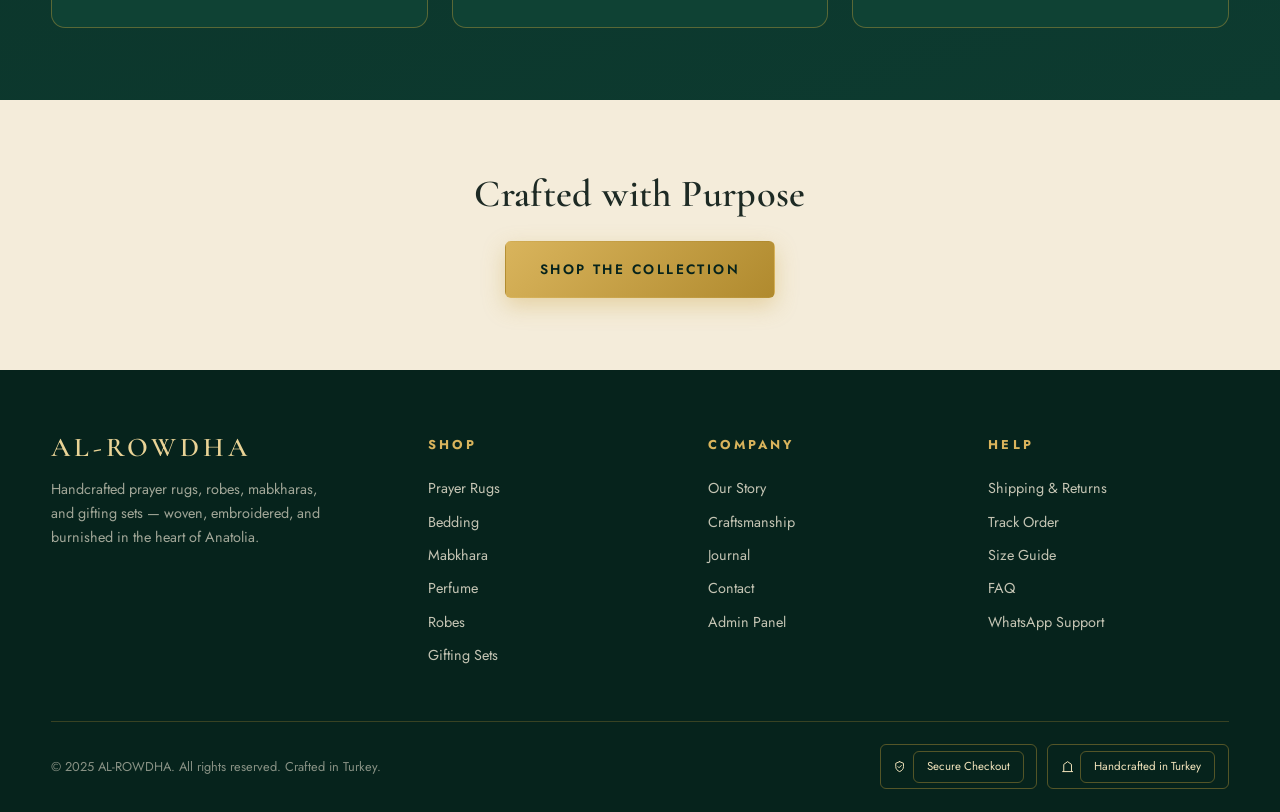
<file: craftsmanship.html>
<!DOCTYPE html>
<html lang="en" dir="ltr">
<head>
<meta charset="UTF-8">
<meta name="viewport" content="width=device-width, initial-scale=1.0">
<title>AL-ROWDHA — Craftsmanship</title>
<meta name="description" content="">
<script>(function(){var l=localStorage.getItem("arlang")||"en";document.documentElement.lang=l;document.documentElement.dir=l==="ar"?"rtl":"ltr";})();</script>
<link rel="preconnect" href="https://fonts.googleapis.com">
<link rel="preconnect" href="https://fonts.gstatic.com" crossorigin>
<link href="https://fonts.googleapis.com/css2?family=Cormorant+Garamond:wght@500;600;700&family=Jost:wght@400;500;600&family=Cairo:wght@400;500;600;700&family=Amiri:wght@400;700&display=swap" rel="stylesheet">
<link rel="stylesheet" href="assets/css/styles.css">
<link rel="icon" href="data:image/svg+xml,%3Csvg xmlns='http://www.w3.org/2000/svg' viewBox='0 0 48 48'%3E%3Crect width='48' height='48' rx='10' fill='%230d3b30'/%3E%3Cg fill='none' stroke='%23c9a13b' stroke-width='1.6'%3E%3Crect x='12' y='12' width='24' height='24'/%3E%3Crect x='12' y='12' width='24' height='24' transform='rotate(45 24 24)'/%3E%3Ccircle cx='24' cy='24' r='6'/%3E%3C/g%3E%3C/svg%3E">
</head>
<body>
<div class="announce" data-i18n="announce">Free shipping on orders over $150 &bull; New expanded collections now live</div>
<header class="site-header">
  <div class="container nav-wrap">
    <a class="brand" href="index.html" aria-label="AL-ROWDHA home">
      <svg class="logo-mark" viewBox="0 0 48 48" fill="none" stroke="currentColor" stroke-width="1.6" aria-hidden="true"><rect x="10" y="10" width="28" height="28"/><rect x="10" y="10" width="28" height="28" transform="rotate(45 24 24)"/><circle cx="24" cy="24" r="7"/></svg>
      <span><span class="brand-name" data-i18n="brand">AL-ROWDHA</span><br><span class="brand-sub" data-i18n="brand_sub">CARPET</span></span>
    </a>
    <nav class="main-nav" id="main-nav">
      <a href="index.html" class="" data-i18n="nav_home">Home</a>
      <a href="prayer-rugs.html" class="" data-i18n="nav_shop">Shop</a>
      <a href="prayer-rugs.html" class="" data-i18n="nav_collections">Collections</a>
      <a href="craftsmanship.html" class="active" data-i18n="nav_about">About</a>
      <a href="craftsmanship.html" class="active" data-i18n="nav_craft">Craftsmanship</a>
      <a href="#" class="" data-i18n="nav_contact">Contact</a>
    </nav>
    <div class="head-actions">
      <button class="icon-btn" data-i18n-title="search" title="Search"><svg class="ic" viewBox="0 0 24 24"><circle cx="11" cy="11" r="7"/><path d="m20 20-3.5-3.5"/></svg></button>
      <button class="icon-btn" data-i18n-title="account" title="Account"><svg class="ic" viewBox="0 0 24 24"><circle cx="12" cy="8" r="4"/><path d="M4 21c1.5-4 5-6 8-6s6.5 2 8 6"/></svg></button>
      <button class="icon-btn cart-btn" data-i18n-title="cart" title="Cart"><svg class="ic" viewBox="0 0 24 24"><path d="M6 7h12l1.5 13.5h-15L6 7z"/><path d="M9 7a3 3 0 0 1 6 0"/></svg><span class="badge cart-count" style="display:none">0</span></button>
      <div class="lang-toggle" role="group" aria-label="Language"><button data-lang="en">EN</button><button data-lang="ar" dir="rtl">عربي</button></div>
      <button class="icon-btn nav-burger" title="Menu"><svg class="ic" viewBox="0 0 24 24"><path d="M4 7h16M4 12h16M4 17h16"/></svg></button>
    </div>
  </div>
</header>
<section class="hero" style="padding:0">
  <div class="pattern-bg-dark" aria-hidden="true"></div>
  <div class="container" style="position:relative;padding:4.5rem 0;text-align:center">
    <p class="hero-sub" data-i18n="craft_eyebrow">Our Story</p>
    <h1 data-i18n="craft_title">Crafted with Purpose</h1>
    <p class="lead" style="margin:1rem auto 0;max-width:60ch" data-i18n="craft_story">AL-ROWDHA began as a single loom in a stone courtyard in Konya…</p>
  </div>
</section>

<section class="section section-white">
  <div class="container">
    <div class="sec-head"><h2 data-i18n="craft_process">From Loom to Living Room</h2><div class="orn" aria-hidden="true">✦</div></div>
    <div class="steps">
      <div class="step"><div class="num">1</div><h3 data-i18n="step1_t">Sourcing the Fibre</h3><p data-i18n="step1_p"></p></div>
      <div class="step"><div class="num">2</div><h3 data-i18n="step2_t">Natural Dyeing</h3><p data-i18n="step2_p"></p></div>
      <div class="step"><div class="num">3</div><h3 data-i18n="step3_t">Weaving</h3><p data-i18n="step3_p"></p></div>
      <div class="step"><div class="num">4</div><h3 data-i18n="step4_t">The Final Hand</h3><p data-i18n="step4_p"></p></div>
    </div>
  </div>
</section>

<section class="section dark-band pattern-bg-dark">
  <div class="container">
    <div class="craft-img" style="max-width:560px;margin:0 auto 2.5rem"><img src="assets/img/photos/photo-1.jpg" alt="The loom in the Konya workshop" data-photo-slot="craft_hero"></div>
    <h2 data-i18n="sustain_title">Sustainability</h2>
    <div class="trio">
      <div class="item"><svg class="ic" viewBox="0 0 24 24"><path d="M12 3C7 8 5 12 5 15a7 7 0 0 0 14 0c0-3-2-7-7-12Z"/></svg><h3 data-i18n="sus1_t">Renewable Fibres</h3><p data-i18n="sus1_p"></p></div>
      <div class="item"><svg class="ic" viewBox="0 0 24 24"><path d="M7 20c0-6 3-10 8-14M17 20c0-4-2-7-4-9"/><path d="M7 20c2-1 5-1 8 0"/></svg><h3 data-i18n="sus2_t">Natural Dyes</h3><p data-i18n="sus2_p"></p></div>
      <div class="item"><svg class="ic" viewBox="0 0 24 24"><path d="M4 12a8 8 0 0 1 14-5l2 2M20 12a8 8 0 0 1-14 5l-2-2"/><path d="M18 4v5h-5M6 20v-5h5"/></svg><h3 data-i18n="sus3_t">Zero-Waste Finishing</h3><p data-i18n="sus3_p"></p></div>
    </div>
  </div>
</section>

<section class="section section-cream">
  <div class="container" style="text-align:center">
    <h2 style="font-size:clamp(1.8rem,3vw,2.6rem);margin-bottom:1.6rem"><span data-i18n="home_craft_title">Crafted with Purpose</span></h2>
    <a class="btn btn-gold" href="prayer-rugs.html" data-i18n="craft_cta">Shop the Collection</a>
  </div>
</section>

<footer class="site-footer">
  <div class="container">
    <div class="foot-grid">
      <div class="foot-brand">
        <span class="brand-name" data-i18n="brand">AL-ROWDHA</span>
        <p data-i18n="foot_tag">Handcrafted prayer rugs, robes, mabkharas, and gifting sets — woven, embroidered, and burnished in the heart of Anatolia.</p>
      </div>
      <div class="foot-col"><h4 data-i18n="foot_shop">Shop</h4><a href="prayer-rugs.html" data-i18n="foot_l1">Prayer Rugs</a><a href="product-bedding.html" data-i18n="foot_l2">Bedding</a><a href="product-mabkhara.html" data-i18n="foot_l3">Mabkhara</a><a href="product-perfume.html" data-i18n="foot_l4">Perfume</a><a href="product-robe.html" data-i18n="foot_l5">Robes</a><a href="prayer-rugs.html" data-i18n="foot_l6">Gifting Sets</a></div>
      <div class="foot-col"><h4 data-i18n="foot_company">Company</h4><a href="craftsmanship.html" data-i18n="foot_c1">Our Story</a><a href="craftsmanship.html" data-i18n="foot_c2">Craftsmanship</a><a href="#" data-i18n="foot_c3">Journal</a><a href="#" data-i18n="foot_c4">Contact</a>
        <a href="admin.html" data-i18n="admin">Admin Panel</a></div>
      <div class="foot-col"><h4 data-i18n="foot_help">Help</h4><a href="#" data-i18n="foot_h1">Shipping &amp; Returns</a><a href="#" data-i18n="foot_h2">Track Order</a><a href="#" data-i18n="foot_h3">Size Guide</a><a href="#" data-i18n="foot_h4">FAQ</a><a href="#" data-i18n="foot_h5">WhatsApp Support</a></div>
    </div>
    <div class="foot-bottom">
      <span data-i18n="foot_copy">© 2025 AL-ROWDHA. All rights reserved. Crafted in Turkey.</span>
      <div class="foot-chips"><span><svg class="ic" viewBox="0 0 24 24"><path d="M12 3 5 6v6c0 4.5 3 7.5 7 9 4-1.5 7-4.5 7-9V6l-7-3z"/><path d="m9 12 2 2 4-4"/></svg> <span data-i18n="foot_secure">Secure Checkout</span></span><span><svg class="ic" viewBox="0 0 24 24"><path d="M3 21h18M5 21V8l7-5 7 5v13"/></svg> <span data-i18n="foot_made">Handcrafted in Turkey</span></span></div>
    </div>
  </div>
</footer>
<div class="drawer-overlay" id="drawer-overlay"></div>
<aside class="cart-drawer" id="cart-drawer" aria-label="Shopping bag">
  <div class="cart-head"><h3 data-i18n="cart_title">Your Bag</h3><button class="icon-btn" onclick="closeCart()" aria-label="Close">✕</button></div>
  <div class="cart-items" id="cart-items"></div>
  <div class="cart-foot">
    <div class="cart-total" id="cart-total-row"><span data-i18n="cart_total">Total</span><span class="keep-ltr" id="cart-total-val">$0</span></div>
    <button class="btn btn-gold btn-block" id="checkout-btn" data-i18n="btn_checkout">Proceed to Checkout</button>
  </div>
</aside>
<script src="assets/js/i18n.js"></script>
<script src="assets/js/catalog.js"></script>
  <script src="assets/js/app.js"></script>
</body>
</html>
</file>
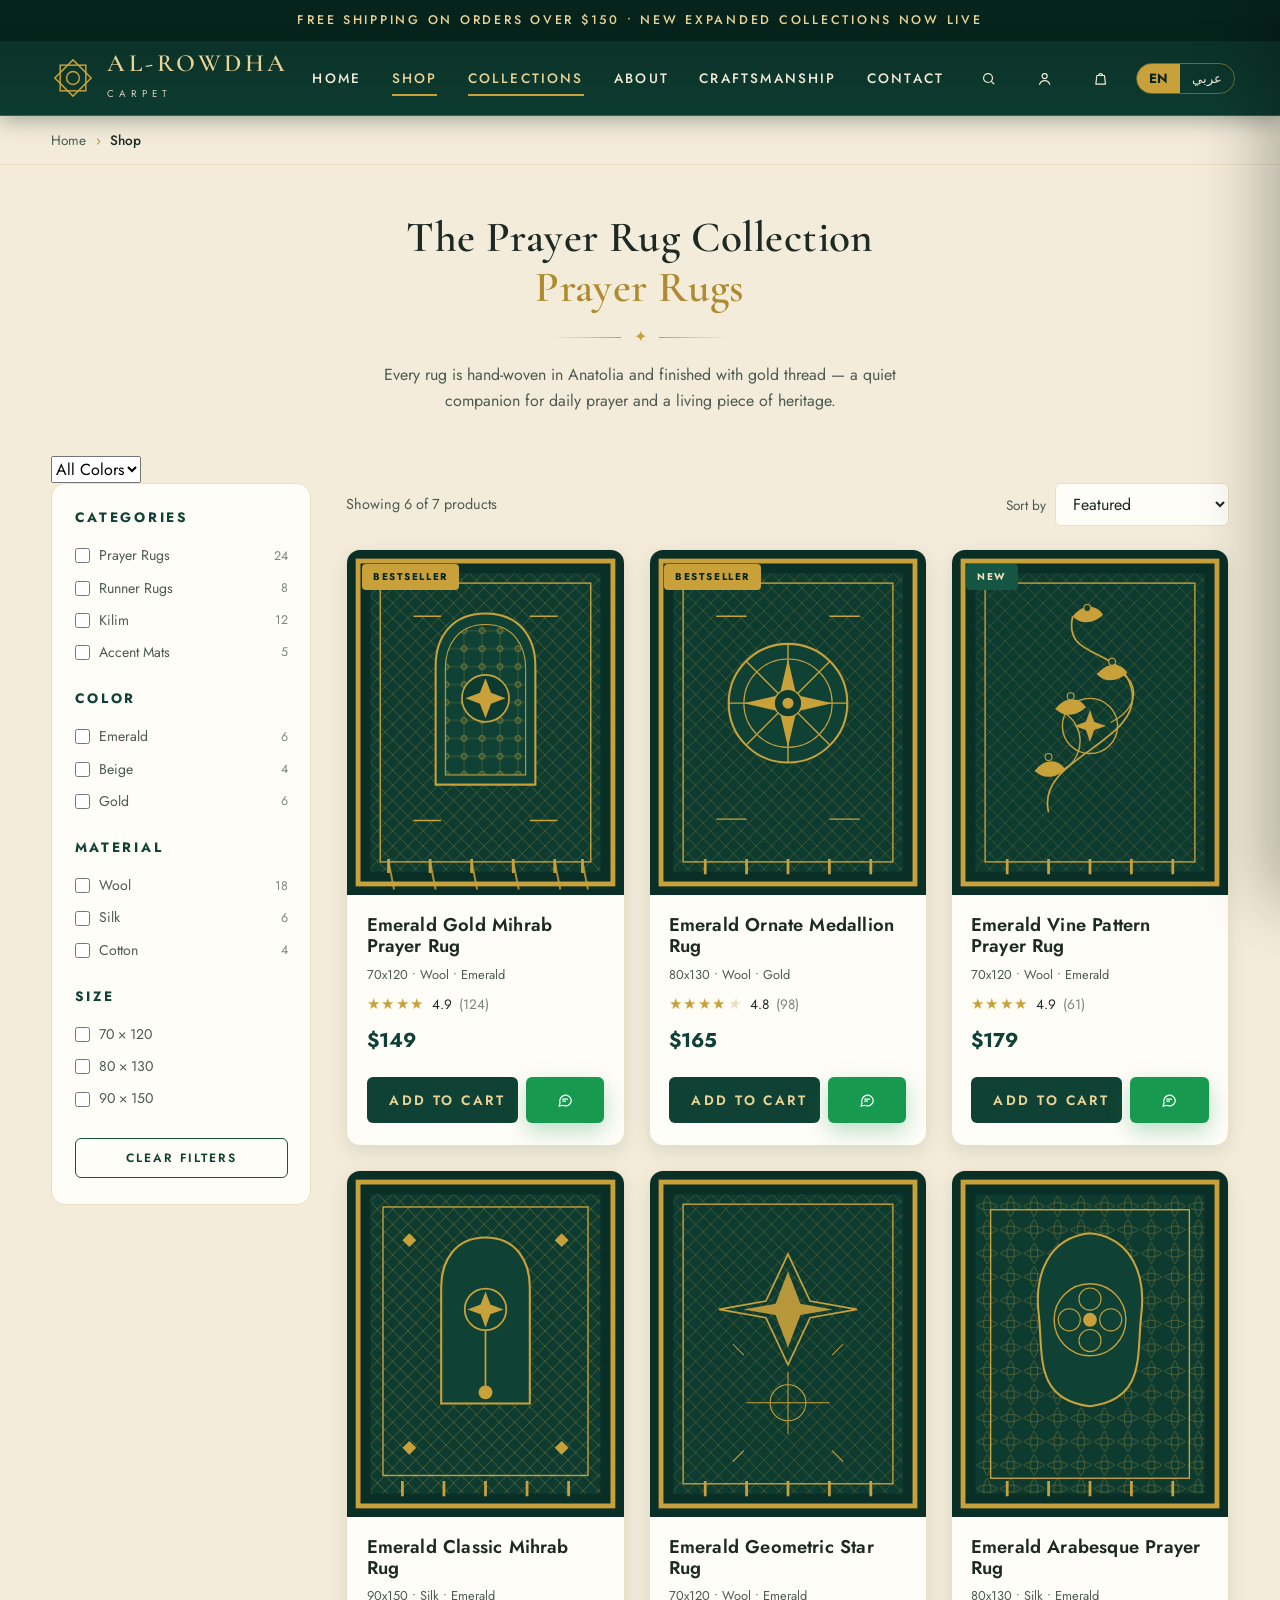
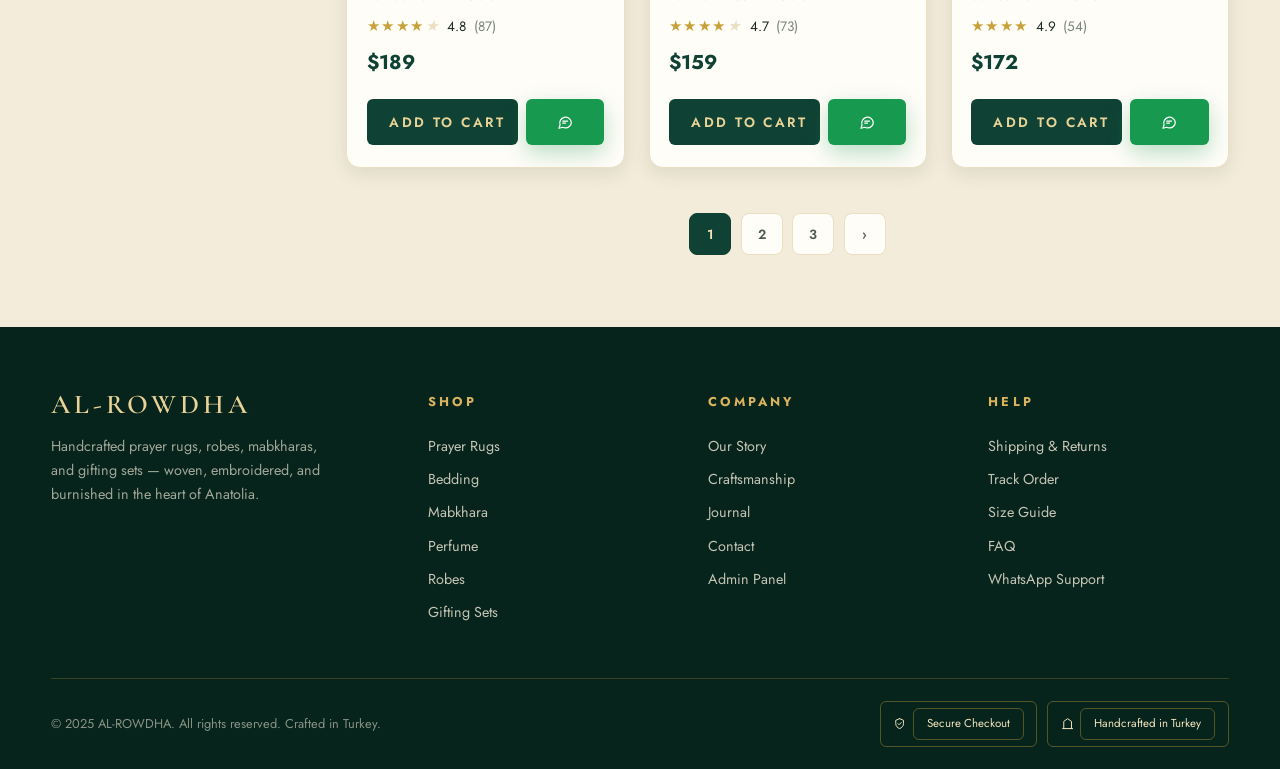
<file: prayer-rugs.html>
<!DOCTYPE html>
<html lang="en" dir="ltr">
<head>
<meta charset="UTF-8">
<meta name="viewport" content="width=device-width, initial-scale=1.0">
<title>AL-ROWDHA — Prayer Rugs</title>
<meta name="description" content="">
<script>(function(){var l=localStorage.getItem("arlang")||"en";document.documentElement.lang=l;document.documentElement.dir=l==="ar"?"rtl":"ltr";})();</script>
<link rel="preconnect" href="https://fonts.googleapis.com">
<link rel="preconnect" href="https://fonts.gstatic.com" crossorigin>
<link href="https://fonts.googleapis.com/css2?family=Cormorant+Garamond:wght@500;600;700&family=Jost:wght@400;500;600&family=Cairo:wght@400;500;600;700&family=Amiri:wght@400;700&display=swap" rel="stylesheet">
<link rel="stylesheet" href="assets/css/styles.css">
<link rel="icon" href="data:image/svg+xml,%3Csvg xmlns='http://www.w3.org/2000/svg' viewBox='0 0 48 48'%3E%3Crect width='48' height='48' rx='10' fill='%230d3b30'/%3E%3Cg fill='none' stroke='%23c9a13b' stroke-width='1.6'%3E%3Crect x='12' y='12' width='24' height='24'/%3E%3Crect x='12' y='12' width='24' height='24' transform='rotate(45 24 24)'/%3E%3Ccircle cx='24' cy='24' r='6'/%3E%3C/g%3E%3C/svg%3E">
</head>
<body data-shop="prayer">
<div class="announce" data-i18n="announce">Free shipping on orders over $150 &bull; New expanded collections now live</div>
<header class="site-header">
  <div class="container nav-wrap">
    <a class="brand" href="index.html" aria-label="AL-ROWDHA home">
      <svg class="logo-mark" viewBox="0 0 48 48" fill="none" stroke="currentColor" stroke-width="1.6" aria-hidden="true"><rect x="10" y="10" width="28" height="28"/><rect x="10" y="10" width="28" height="28" transform="rotate(45 24 24)"/><circle cx="24" cy="24" r="7"/></svg>
      <span><span class="brand-name" data-i18n="brand">AL-ROWDHA</span><br><span class="brand-sub" data-i18n="brand_sub">CARPET</span></span>
    </a>
    <nav class="main-nav" id="main-nav">
      <a href="index.html" class="" data-i18n="nav_home">Home</a>
      <a href="prayer-rugs.html" class="active" data-i18n="nav_shop">Shop</a>
      <a href="prayer-rugs.html" class="active" data-i18n="nav_collections">Collections</a>
      <a href="craftsmanship.html" class="" data-i18n="nav_about">About</a>
      <a href="craftsmanship.html" class="" data-i18n="nav_craft">Craftsmanship</a>
      <a href="#" class="" data-i18n="nav_contact">Contact</a>
    </nav>
    <div class="head-actions">
      <button class="icon-btn" data-i18n-title="search" title="Search"><svg class="ic" viewBox="0 0 24 24"><circle cx="11" cy="11" r="7"/><path d="m20 20-3.5-3.5"/></svg></button>
      <button class="icon-btn" data-i18n-title="account" title="Account"><svg class="ic" viewBox="0 0 24 24"><circle cx="12" cy="8" r="4"/><path d="M4 21c1.5-4 5-6 8-6s6.5 2 8 6"/></svg></button>
      <button class="icon-btn cart-btn" data-i18n-title="cart" title="Cart"><svg class="ic" viewBox="0 0 24 24"><path d="M6 7h12l1.5 13.5h-15L6 7z"/><path d="M9 7a3 3 0 0 1 6 0"/></svg><span class="badge cart-count" style="display:none">0</span></button>
      <div class="lang-toggle" role="group" aria-label="Language"><button data-lang="en">EN</button><button data-lang="ar" dir="rtl">عربي</button></div>
      <button class="icon-btn nav-burger" title="Menu"><svg class="ic" viewBox="0 0 24 24"><path d="M4 7h16M4 12h16M4 17h16"/></svg></button>
    </div>
  </div>
</header>
<div class="breadcrumbs"><div class="container"><a href="index.html" data-i18n="nav_home">Home</a><span class="sep">›</span><span class="current" data-i18n="nav_shop">Shop</span></div></div>

<section class="section section-cream" style="padding:3rem 0 4.5rem">
  <div class="container">
    <div class="sec-head">
      <h2><span data-i18n="shop_eyebrow">The Prayer Rug Collection</span><br><span data-i18n="shop_title" class="gold-em">Prayer Rugs</span></h2>
      <div class="orn" aria-hidden="true">✦</div>
      <p data-i18n="shop_lead">Every rug is hand-woven in Anatolia and finished with gold thread — a quiet companion for daily prayer and a living piece of heritage.</p>
    </div>
    <div class="shop-filters"><select data-f="color"><option value="">All Colors</option><option value="emerald">Emerald</option><option value="beige">Beige</option><option value="gold">Gold</option></select></div>
    <div class="shop-layout">
    <aside class="filters">
      <h3 data-i18n="f_cat"></h3><div class="filter-group"><label><input type="checkbox" name="cat" value="prayer"><span data-i18n="f_cat1">Prayer Rugs</span><span class="cnt">24</span></label><label><input type="checkbox" name="cat" value="runner"><span data-i18n="f_cat2">Runner Rugs</span><span class="cnt">8</span></label><label><input type="checkbox" name="cat" value="kilim"><span data-i18n="f_cat3">Kilim</span><span class="cnt">12</span></label><label><input type="checkbox" name="cat" value="accent"><span data-i18n="f_cat4">Accent Mats</span><span class="cnt">5</span></label></div>
      <h3 data-i18n="f_color"></h3><div class="filter-group"><label><input type="checkbox" name="color" value="emerald"><span data-i18n="f_emerald">Emerald</span><span class="cnt">6</span></label><label><input type="checkbox" name="color" value="beige"><span data-i18n="f_beige">Beige</span><span class="cnt">4</span></label><label><input type="checkbox" name="color" value="gold"><span data-i18n="f_gold">Gold</span><span class="cnt">6</span></label></div>
      <h3 data-i18n="f_mat"></h3><div class="filter-group"><label><input type="checkbox" name="mat" value="wool"><span data-i18n="f_wool">Wool</span><span class="cnt">18</span></label><label><input type="checkbox" name="mat" value="silk"><span data-i18n="f_silk">Silk</span><span class="cnt">6</span></label><label><input type="checkbox" name="mat" value="cotton"><span data-i18n="f_cotton">Cotton</span><span class="cnt">4</span></label></div>
      <h3 data-i18n="f_size"></h3><div class="filter-group"><label><input type="checkbox" name="size" value="70x120"><span data-i18n="f_size1">70 × 120</span></label><label><input type="checkbox" name="size" value="80x130"><span data-i18n="f_size2">80 × 130</span></label><label><input type="checkbox" name="size" value="90x150"><span data-i18n="f_size3">90 × 150</span></label></div>
      <button class="btn btn-outline btn-clear" data-i18n="btn_clear">Clear Filters</button>
    </aside>
      <div>
        <div class="shop-toolbar">
          <span class="count" id="results-count">Showing 6 of 39 products</span>
          <label class="sort-box"><span data-i18n="sort_label">Sort by</span>
            <select id="sort-select">
              <option value="featured" data-i18n="sort1">Featured</option>
              <option value="price_asc" data-i18n="sort2">Price: Low to High</option>
              <option value="price_desc" data-i18n="sort3">Price: High to Low</option>
              <option value="rating" data-i18n="sort4">Top Rated</option>
              <option value="new" data-i18n="sort5">Newest</option>
            </select>
          </label>
        </div>
        <div class="shop-grid">
      <article class="prod-card" data-id="rug1" data-cat="prayer" data-color="emerald" data-mat="wool" data-size="70x120">
        <a class="pc-img" href="product-rug.html"><img src="assets/img/photos/photo-3.jpg" alt="" data-photo-slot="card_rug1"><span class="pc-badge" data-i18n="b_badge_bestseller">Bestseller</span></a>
        <div class="pc-body">
          <h3 data-prod-name="rug1">Emerald Gold Mihrab Prayer Rug</h3>
          <p class="pc-meta" data-prod-meta="rug1">70 × 120 cm • Wool • Gold Embroidery</p>
          <div class="pc-rating"><span class="stars">★★★★</span> 4.9 <span class="count">(124)</span></div>
          <div class="pc-price keep-ltr">$149</div>
          <div class="pc-actions"><button class="btn btn-emerald" data-add="rug1"><svg class="ic" viewBox="0 0 24 24"><path d="M6 7h12l1.5 13.5h-15L6 7z"/><path d="M9 7a3 3 0 0 1 6 0"/></svg> <span data-i18n="btn_add_cart">Add to Cart</span></button></div>
        </div>
      </article>
      <article class="prod-card" data-id="rug2" data-cat="prayer" data-color="gold" data-mat="wool" data-size="80x130">
        <a class="pc-img" href="product-rug.html"><img src="assets/img/photos/photo-4.jpg" alt="" data-photo-slot="card_rug2"><span class="pc-badge" data-i18n="b_badge_bestseller">Bestseller</span></a>
        <div class="pc-body">
          <h3 data-prod-name="rug2">Emerald Ornate Medallion Rug</h3>
          <p class="pc-meta" data-prod-meta="rug2">80 × 130 cm • Wool • Gold Medallion</p>
          <div class="pc-rating"><span class="stars">★★★★<i class="dim">★</i></span> 4.8 <span class="count">(98)</span></div>
          <div class="pc-price keep-ltr">$165</div>
          <div class="pc-actions"><button class="btn btn-emerald" data-add="rug2"><svg class="ic" viewBox="0 0 24 24"><path d="M6 7h12l1.5 13.5h-15L6 7z"/><path d="M9 7a3 3 0 0 1 6 0"/></svg> <span data-i18n="btn_add_cart">Add to Cart</span></button></div>
        </div>
      </article>
      <article class="prod-card" data-id="rug3" data-cat="prayer" data-color="emerald" data-mat="wool" data-size="70x120">
        <a class="pc-img" href="product-rug.html"><img src="assets/img/photos/photo-9.jpg" alt="" data-photo-slot="card_rug3"><span class="pc-badge new" data-i18n="b_badge_new">New</span></a>
        <div class="pc-body">
          <h3 data-prod-name="rug3">Emerald Vine Pattern Prayer Rug</h3>
          <p class="pc-meta" data-prod-meta="rug3">70 × 120 cm • Wool • Vine Motif</p>
          <div class="pc-rating"><span class="stars">★★★★</span> 4.9 <span class="count">(61)</span></div>
          <div class="pc-price keep-ltr">$179</div>
          <div class="pc-actions"><button class="btn btn-emerald" data-add="rug3"><svg class="ic" viewBox="0 0 24 24"><path d="M6 7h12l1.5 13.5h-15L6 7z"/><path d="M9 7a3 3 0 0 1 6 0"/></svg> <span data-i18n="btn_add_cart">Add to Cart</span></button></div>
        </div>
      </article>
      <article class="prod-card" data-id="rug4" data-cat="prayer" data-color="emerald" data-mat="silk" data-size="90x150">
        <a class="pc-img" href="product-rug.html"><img src="assets/img/rug-classic.svg" alt="" data-photo-slot="card_rug4"></a>
        <div class="pc-body">
          <h3 data-prod-name="rug4">Emerald Classic Mihrab</h3>
          <p class="pc-meta" data-prod-meta="rug4">90 × 150 cm • Wool-Silk • Gold Thread</p>
          <div class="pc-rating"><span class="stars">★★★★<i class="dim">★</i></span> 4.8 <span class="count">(87)</span></div>
          <div class="pc-price keep-ltr">$189</div>
          <div class="pc-actions"><button class="btn btn-emerald" data-add="rug4"><svg class="ic" viewBox="0 0 24 24"><path d="M6 7h12l1.5 13.5h-15L6 7z"/><path d="M9 7a3 3 0 0 1 6 0"/></svg> <span data-i18n="btn_add_cart">Add to Cart</span></button></div>
        </div>
      </article>
      <article class="prod-card" data-id="rug5" data-cat="prayer" data-color="emerald" data-mat="wool" data-size="70x120">
        <a class="pc-img" href="product-rug.html"><img src="assets/img/rug-star.svg" alt="" data-photo-slot="card_rug5"></a>
        <div class="pc-body">
          <h3 data-prod-name="rug5">Emerald Geometric Star Rug</h3>
          <p class="pc-meta" data-prod-meta="rug5">70 × 120 cm • Wool • 8-Point Star</p>
          <div class="pc-rating"><span class="stars">★★★★<i class="dim">★</i></span> 4.7 <span class="count">(73)</span></div>
          <div class="pc-price keep-ltr">$159</div>
          <div class="pc-actions"><button class="btn btn-emerald" data-add="rug5"><svg class="ic" viewBox="0 0 24 24"><path d="M6 7h12l1.5 13.5h-15L6 7z"/><path d="M9 7a3 3 0 0 1 6 0"/></svg> <span data-i18n="btn_add_cart">Add to Cart</span></button></div>
        </div>
      </article>
      <article class="prod-card" data-id="rug6" data-cat="prayer" data-color="emerald" data-mat="silk" data-size="80x130">
        <a class="pc-img" href="product-rug.html"><img src="assets/img/rug-arabesque.svg" alt="" data-photo-slot="card_rug6"></a>
        <div class="pc-body">
          <h3 data-prod-name="rug6">Emerald Arabesque Prayer Rug</h3>
          <p class="pc-meta" data-prod-meta="rug6">80 × 130 cm • Silk Blend • Arabesque</p>
          <div class="pc-rating"><span class="stars">★★★★</span> 4.9 <span class="count">(54)</span></div>
          <div class="pc-price keep-ltr">$172</div>
          <div class="pc-actions"><button class="btn btn-emerald" data-add="rug6"><svg class="ic" viewBox="0 0 24 24"><path d="M6 7h12l1.5 13.5h-15L6 7z"/><path d="M9 7a3 3 0 0 1 6 0"/></svg> <span data-i18n="btn_add_cart">Add to Cart</span></button></div>
        </div>
      </article>
        </div>
        <div class="pager">
          <button class="active">1</button><button>2</button><button>3</button><button>›</button>
        </div>
      </div>
    </div>
  </div>
</section>

<footer class="site-footer">
  <div class="container">
    <div class="foot-grid">
      <div class="foot-brand">
        <span class="brand-name" data-i18n="brand">AL-ROWDHA</span>
        <p data-i18n="foot_tag">Handcrafted prayer rugs, robes, mabkharas, and gifting sets — woven, embroidered, and burnished in the heart of Anatolia.</p>
      </div>
      <div class="foot-col"><h4 data-i18n="foot_shop">Shop</h4><a href="prayer-rugs.html" data-i18n="foot_l1">Prayer Rugs</a><a href="product-bedding.html" data-i18n="foot_l2">Bedding</a><a href="product-mabkhara.html" data-i18n="foot_l3">Mabkhara</a><a href="product-perfume.html" data-i18n="foot_l4">Perfume</a><a href="product-robe.html" data-i18n="foot_l5">Robes</a><a href="prayer-rugs.html" data-i18n="foot_l6">Gifting Sets</a></div>
      <div class="foot-col"><h4 data-i18n="foot_company">Company</h4><a href="craftsmanship.html" data-i18n="foot_c1">Our Story</a><a href="craftsmanship.html" data-i18n="foot_c2">Craftsmanship</a><a href="#" data-i18n="foot_c3">Journal</a><a href="#" data-i18n="foot_c4">Contact</a>
        <a href="admin.html" data-i18n="admin">Admin Panel</a></div>
      <div class="foot-col"><h4 data-i18n="foot_help">Help</h4><a href="#" data-i18n="foot_h1">Shipping &amp; Returns</a><a href="#" data-i18n="foot_h2">Track Order</a><a href="#" data-i18n="foot_h3">Size Guide</a><a href="#" data-i18n="foot_h4">FAQ</a><a href="#" data-i18n="foot_h5">WhatsApp Support</a></div>
    </div>
    <div class="foot-bottom">
      <span data-i18n="foot_copy">© 2025 AL-ROWDHA. All rights reserved. Crafted in Turkey.</span>
      <div class="foot-chips"><span><svg class="ic" viewBox="0 0 24 24"><path d="M12 3 5 6v6c0 4.5 3 7.5 7 9 4-1.5 7-4.5 7-9V6l-7-3z"/><path d="m9 12 2 2 4-4"/></svg> <span data-i18n="foot_secure">Secure Checkout</span></span><span><svg class="ic" viewBox="0 0 24 24"><path d="M3 21h18M5 21V8l7-5 7 5v13"/></svg> <span data-i18n="foot_made">Handcrafted in Turkey</span></span></div>
    </div>
  </div>
</footer>
<div class="drawer-overlay" id="drawer-overlay"></div>
<aside class="cart-drawer" id="cart-drawer" aria-label="Shopping bag">
  <div class="cart-head"><h3 data-i18n="cart_title">Your Bag</h3><button class="icon-btn" onclick="closeCart()" aria-label="Close">✕</button></div>
  <div class="cart-items" id="cart-items"></div>
  <div class="cart-foot">
    <div class="cart-total" id="cart-total-row"><span data-i18n="cart_total">Total</span><span class="keep-ltr" id="cart-total-val">$0</span></div>
    <button class="btn btn-gold btn-block" id="checkout-btn" data-i18n="btn_checkout">Proceed to Checkout</button>
  </div>
</aside>
<script src="assets/js/i18n.js"></script>
<script src="assets/js/catalog.js"></script>
  <script src="assets/js/app.js"></script>
</body>
</html>
</file>
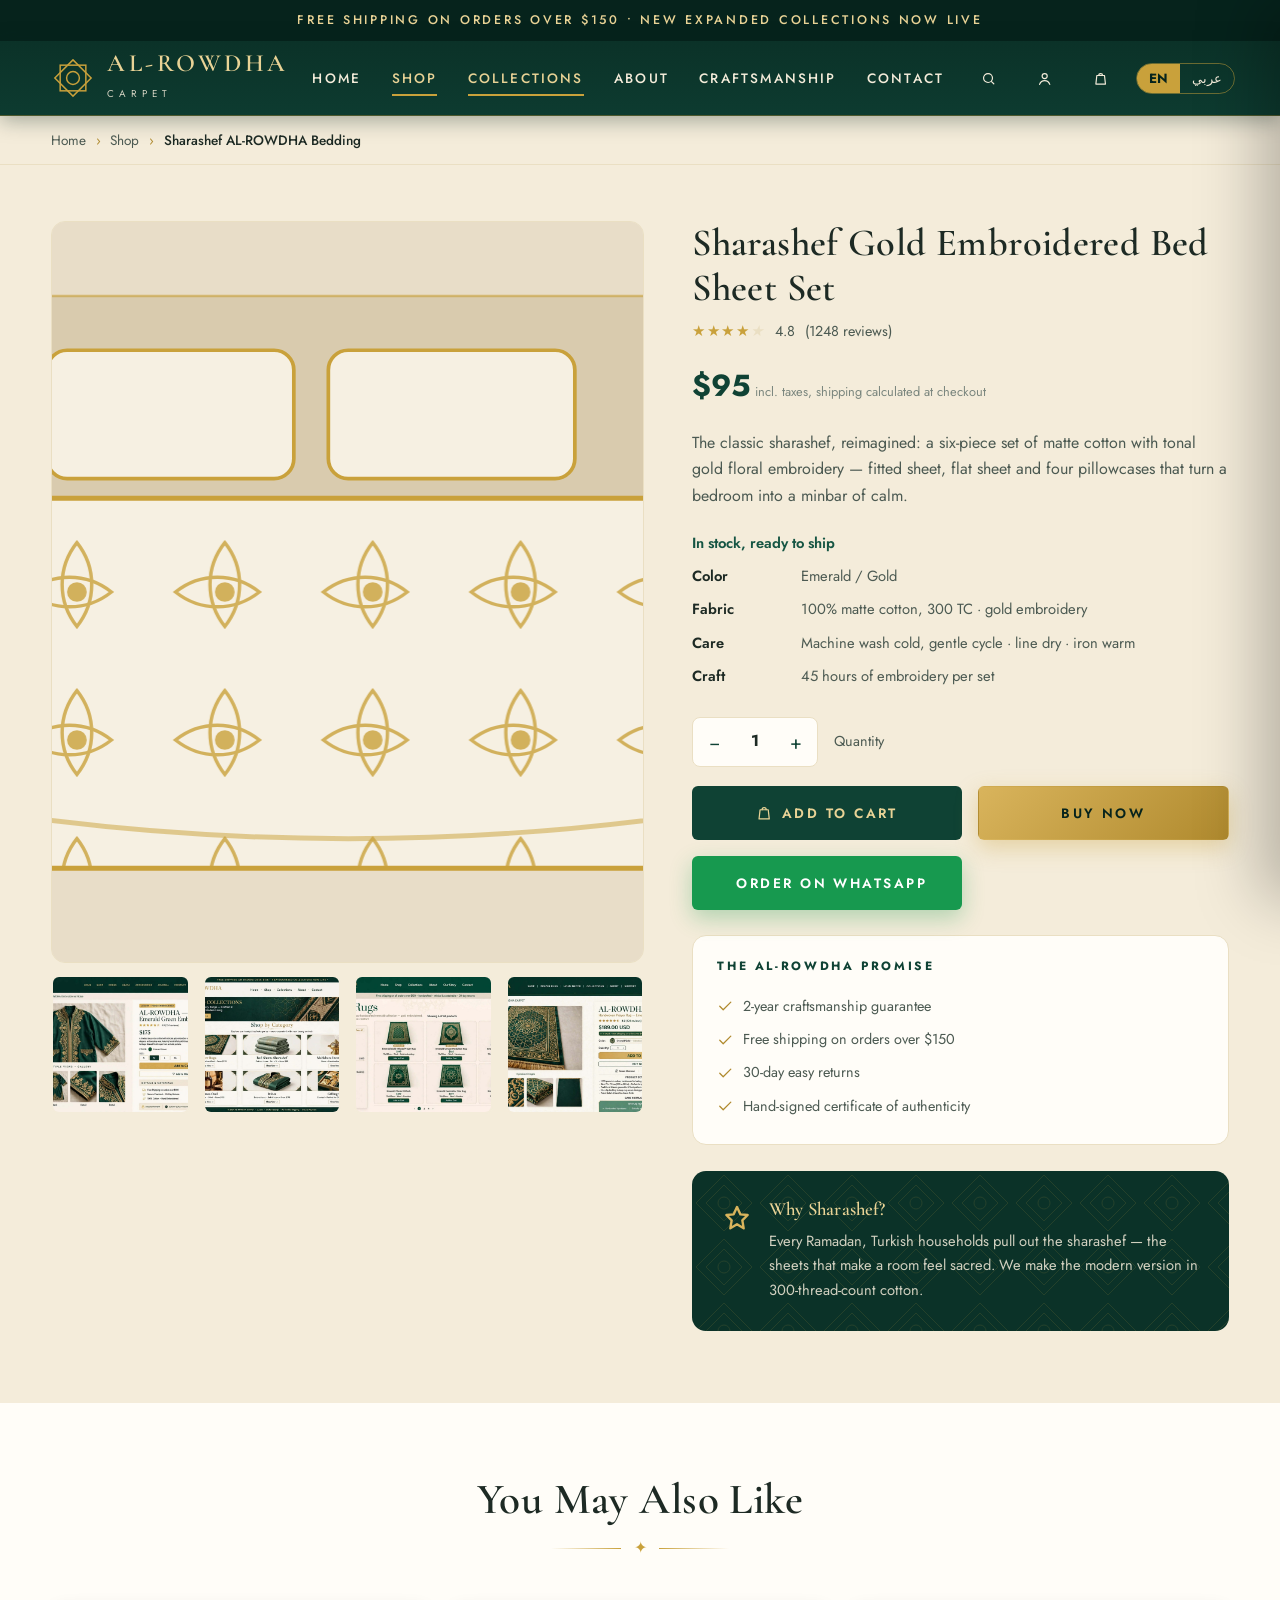
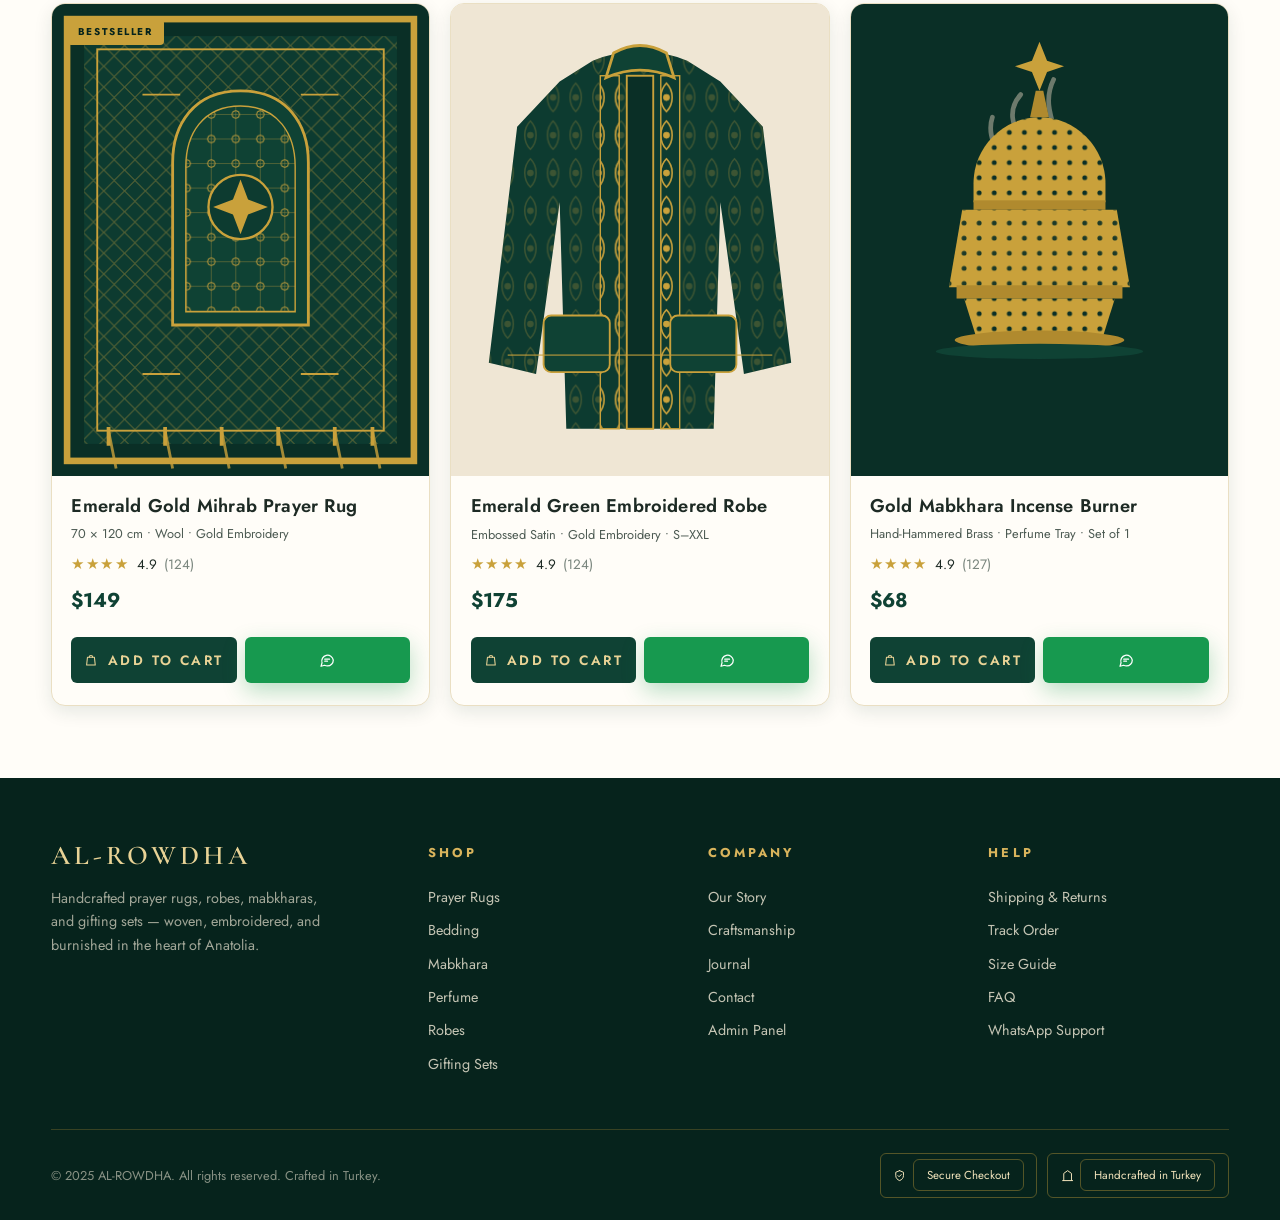
<file: product-bedding.html>
<!DOCTYPE html>
<html lang="en" dir="ltr">
<head>
<meta charset="UTF-8">
<meta name="viewport" content="width=device-width, initial-scale=1.0">
<title>Sharashef AL-ROWDHA Bedding</title>
<meta name="description" content="">
<script>(function(){var l=localStorage.getItem("arlang")||"en";document.documentElement.lang=l;document.documentElement.dir=l==="ar"?"rtl":"ltr";})();</script>
<link rel="preconnect" href="https://fonts.googleapis.com">
<link rel="preconnect" href="https://fonts.gstatic.com" crossorigin>
<link href="https://fonts.googleapis.com/css2?family=Cormorant+Garamond:wght@500;600;700&family=Jost:wght@400;500;600&family=Cairo:wght@400;500;600;700&family=Amiri:wght@400;700&display=swap" rel="stylesheet">
<link rel="stylesheet" href="assets/css/styles.css">
<link rel="icon" href="data:image/svg+xml,%3Csvg xmlns='http://www.w3.org/2000/svg' viewBox='0 0 48 48'%3E%3Crect width='48' height='48' rx='10' fill='%230d3b30'/%3E%3Cg fill='none' stroke='%23c9a13b' stroke-width='1.6'%3E%3Crect x='12' y='12' width='24' height='24'/%3E%3Crect x='12' y='12' width='24' height='24' transform='rotate(45 24 24)'/%3E%3Ccircle cx='24' cy='24' r='6'/%3E%3C/g%3E%3C/svg%3E">
</head>
<body data-product-id="shar">
<div class="announce" data-i18n="announce">Free shipping on orders over $150 &bull; New expanded collections now live</div>
<header class="site-header">
  <div class="container nav-wrap">
    <a class="brand" href="index.html" aria-label="AL-ROWDHA home">
      <svg class="logo-mark" viewBox="0 0 48 48" fill="none" stroke="currentColor" stroke-width="1.6" aria-hidden="true"><rect x="10" y="10" width="28" height="28"/><rect x="10" y="10" width="28" height="28" transform="rotate(45 24 24)"/><circle cx="24" cy="24" r="7"/></svg>
      <span><span class="brand-name" data-i18n="brand">AL-ROWDHA</span><br><span class="brand-sub" data-i18n="brand_sub">CARPET</span></span>
    </a>
    <nav class="main-nav" id="main-nav">
      <a href="index.html" class="" data-i18n="nav_home">Home</a>
      <a href="prayer-rugs.html" class="active" data-i18n="nav_shop">Shop</a>
      <a href="prayer-rugs.html" class="active" data-i18n="nav_collections">Collections</a>
      <a href="craftsmanship.html" class="" data-i18n="nav_about">About</a>
      <a href="craftsmanship.html" class="" data-i18n="nav_craft">Craftsmanship</a>
      <a href="#" class="" data-i18n="nav_contact">Contact</a>
    </nav>
    <div class="head-actions">
      <button class="icon-btn" data-i18n-title="search" title="Search"><svg class="ic" viewBox="0 0 24 24"><circle cx="11" cy="11" r="7"/><path d="m20 20-3.5-3.5"/></svg></button>
      <button class="icon-btn" data-i18n-title="account" title="Account"><svg class="ic" viewBox="0 0 24 24"><circle cx="12" cy="8" r="4"/><path d="M4 21c1.5-4 5-6 8-6s6.5 2 8 6"/></svg></button>
      <button class="icon-btn cart-btn" data-i18n-title="cart" title="Cart"><svg class="ic" viewBox="0 0 24 24"><path d="M6 7h12l1.5 13.5h-15L6 7z"/><path d="M9 7a3 3 0 0 1 6 0"/></svg><span class="badge cart-count" style="display:none">0</span></button>
      <div class="lang-toggle" role="group" aria-label="Language"><button data-lang="en">EN</button><button data-lang="ar" dir="rtl">عربي</button></div>
      <button class="icon-btn nav-burger" title="Menu"><svg class="ic" viewBox="0 0 24 24"><path d="M4 7h16M4 12h16M4 17h16"/></svg></button>
    </div>
  </div>
</header>
<div class="breadcrumbs"><div class="container"><a href="index.html" data-i18n="nav_home">Home</a><span class="sep">›</span><a href="prayer-rugs.html" data-i18n="nav_shop">Shop</a><span class="sep">›</span><span class="current">Sharashef AL-ROWDHA Bedding</span></div></div>

<section class="section section-cream" style="padding:3.5rem 0 4.5rem">
  <div class="container pd-layout">
    <div class="pd-gallery">
      <div class="main-img"><img src="assets/img/photos/photo-2.jpg" alt="Sharashef AL-ROWDHA Bedding" data-photo-slot="p_shar"></div>
      <div class="pd-thumbs">        <button class="" aria-label="View 1"><img src="assets/img/photos/photo-2.jpg"" alt=""></button>
        <button class="" aria-label="View 2"><img src="assets/img/photos/photo-9.jpg"" alt="" data-photo-slot="p_shar_2"></button>
        <button class="" aria-label="View 3"><img src="assets/img/photos/photo-4.jpg"" alt=""></button>
        <button class="" aria-label="View 4"><img src="assets/img/photos/photo-7.jpg"" alt=""></button>
</div>
    </div>
    <div class="pd-info">
      
      <h1 data-i18n="prod_shar_name">Sharashef AL-ROWDHA Bedding</h1>
      <div class="pd-rating"><span class="stars">★★★★<i class="dim">★</i></span> 4.8 <span class="count">(1248 reviews)</span></div>
      <div class="pd-price keep-ltr">$95<span class="tax"> incl. taxes, shipping calculated at checkout</span></div>
      <p class="pd-desc" data-i18n="pd_shar_desc">The classic sharashef, reimagined: a six-piece set of matte cotton with tonal gold floral embroidery — fitted sheet, flat sheet and four pillowcases that turn a bedroom into a minbar of calm.</p>
      <div class="pd-specs">
        <div class="row"><b data-i18n="pd_stock" style="color:var(--emerald-700)">In stock, ready to ship</b></div>
        <div class="row"><b data-i18n="pd_color">Color</b><span data-i18n="pd_color_val">Emerald / Gold</span></div>
        <div class="row"><b data-i18n="d_fabric">Fabric</b><span data-i18n="pd_shar_fabric">100% matte cotton, 300 TC · gold embroidery</span></div>
        <div class="row"><b data-i18n="d_care">Care</b><span data-i18n="pd_shar_care">Machine wash cold, gentle cycle · line dry · iron warm</span></div>
        <div class="row"><b data-i18n="d_craft">Craft</b><span data-i18n="pd_shar_craft">45 hours of embroidery per set</span></div>
      </div>
      <div class="buy-row">
        <span class="qty"><button data-step="-1" aria-label="Decrease">−</button><span>1</span><button data-step="1" aria-label="Increase">+</button></span>
        <span style="font-size:.9rem;color:var(--ink-600)" data-i18n="pd_qty">Quantity</span>
      </div>
      <div class="pd-actions">
        <button class="btn btn-emerald" data-add="shar"><svg class="ic" viewBox="0 0 24 24"><path d="M6 7h12l1.5 13.5h-15L6 7z"/><path d="M9 7a3 3 0 0 1 6 0"/></svg> <span data-i18n="btn_add_cart">Add to Cart</span></button>
        <button class="btn btn-gold" data-buy="shar"><span data-i18n="btn_buy_now">Buy Now</span></button>
      </div>
      <div class="benefits">
        <h4 data-i18n="pd_ben_title">The AL-ROWDHA Promise</h4>
        <ul>
          <li><svg class="ic" viewBox="0 0 24 24"><path d="M20 6 9 17l-5-5"/></svg> <span data-i18n="ben1">2-year craftsmanship guarantee</span></li>
          <li><svg class="ic" viewBox="0 0 24 24"><path d="M20 6 9 17l-5-5"/></svg> <span data-i18n="ben2">Free shipping on orders over $150</span></li>
          <li><svg class="ic" viewBox="0 0 24 24"><path d="M20 6 9 17l-5-5"/></svg> <span data-i18n="ben3">30-day easy returns</span></li>
          <li><svg class="ic" viewBox="0 0 24 24"><path d="M20 6 9 17l-5-5"/></svg> <span data-i18n="ben4">Hand-signed certificate of authenticity</span></li>
        </ul>
      </div>
      <div class="why-box" style="margin-top:1.6rem">
        <div class="pattern-bg-dark" aria-hidden="true"></div>
        <svg class="ic" viewBox="0 0 24 24"><path d="m12 3 2.5 5.5L20 9l-4 4 1 6-5-3-5 3 1-6-4-4 5.5-.5Z"/></svg>
        <div><h3 data-i18n="pd_shar_why_t">Why Sharashef?</h3><p data-i18n="pd_shar_why">Every Ramadan, Turkish households pull out the sharashef — the sheets that make a room feel sacred. We make the modern version in 300-thread-count cotton.</p></div>
      </div>
    </div>
  </div>
</section>

<section class="section section-white">
  <div class="container">
    <div class="sec-head"><h2 data-i18n="pd_related">You May Also Like</h2><div class="orn" aria-hidden="true">✦</div></div>
    <div class="rel-grid" style="display:grid;grid-template-columns:repeat(3,1fr);gap:1.25rem">      <article class="prod-card" data-id="rug1">
        <a class="pc-img" href="product-rug.html"><img src="assets/img/rug-mihrab.svg" alt=""><span class="pc-badge" data-i18n="b_badge_bestseller">Bestseller</span></a>
        <div class="pc-body">
          <h3 data-prod-name="rug1">Emerald Gold Mihrab Prayer Rug</h3>
          <p class="pc-meta" data-prod-meta="rug1">70 × 120 cm • Wool • Gold Embroidery</p>
          <div class="pc-rating"><span class="stars">★★★★</span> 4.9 <span class="count">(124)</span></div>
          <div class="pc-price keep-ltr">$149</div>
          <div class="pc-actions"><button class="btn btn-emerald" data-add="rug1"><svg class="ic" viewBox="0 0 24 24"><path d="M6 7h12l1.5 13.5h-15L6 7z"/><path d="M9 7a3 3 0 0 1 6 0"/></svg> <span data-i18n="btn_add_cart">Add to Cart</span></button></div>
        </div>
      </article>
      <article class="prod-card" data-id="rob">
        <a class="pc-img" href="product-robe.html"><img src="assets/img/robe.svg" alt=""></a>
        <div class="pc-body">
          <h3 data-prod-name="rob">Emerald Embroidered Robe</h3>
          <p class="pc-meta" data-prod-meta="rob">Embossed Satin • Gold Embroidery • S–XXL</p>
          <div class="pc-rating"><span class="stars">★★★★</span> 4.9 <span class="count">(124)</span></div>
          <div class="pc-price keep-ltr">$175</div>
          <div class="pc-actions"><button class="btn btn-emerald" data-add="rob"><svg class="ic" viewBox="0 0 24 24"><path d="M6 7h12l1.5 13.5h-15L6 7z"/><path d="M9 7a3 3 0 0 1 6 0"/></svg> <span data-i18n="btn_add_cart">Add to Cart</span></button></div>
        </div>
      </article>
      <article class="prod-card" data-id="mab">
        <a class="pc-img" href="product-mabkhara.html"><img src="assets/img/mabkhara.svg" alt=""></a>
        <div class="pc-body">
          <h3 data-prod-name="mab">Gold Mabkhara Incense Burner</h3>
          <p class="pc-meta" data-prod-meta="mab">Hand-Hammered Brass • Perfume Tray</p>
          <div class="pc-rating"><span class="stars">★★★★</span> 4.9 <span class="count">(127)</span></div>
          <div class="pc-price keep-ltr">$68</div>
          <div class="pc-actions"><button class="btn btn-emerald" data-add="mab"><svg class="ic" viewBox="0 0 24 24"><path d="M6 7h12l1.5 13.5h-15L6 7z"/><path d="M9 7a3 3 0 0 1 6 0"/></svg> <span data-i18n="btn_add_cart">Add to Cart</span></button></div>
        </div>
      </article>
</div>
  </div>
</section>

<footer class="site-footer">
  <div class="container">
    <div class="foot-grid">
      <div class="foot-brand">
        <span class="brand-name" data-i18n="brand">AL-ROWDHA</span>
        <p data-i18n="foot_tag">Handcrafted prayer rugs, robes, mabkharas, and gifting sets — woven, embroidered, and burnished in the heart of Anatolia.</p>
      </div>
      <div class="foot-col"><h4 data-i18n="foot_shop">Shop</h4><a href="prayer-rugs.html" data-i18n="foot_l1">Prayer Rugs</a><a href="product-bedding.html" data-i18n="foot_l2">Bedding</a><a href="product-mabkhara.html" data-i18n="foot_l3">Mabkhara</a><a href="product-perfume.html" data-i18n="foot_l4">Perfume</a><a href="product-robe.html" data-i18n="foot_l5">Robes</a><a href="prayer-rugs.html" data-i18n="foot_l6">Gifting Sets</a></div>
      <div class="foot-col"><h4 data-i18n="foot_company">Company</h4><a href="craftsmanship.html" data-i18n="foot_c1">Our Story</a><a href="craftsmanship.html" data-i18n="foot_c2">Craftsmanship</a><a href="#" data-i18n="foot_c3">Journal</a><a href="#" data-i18n="foot_c4">Contact</a>
        <a href="admin.html" data-i18n="admin">Admin Panel</a></div>
      <div class="foot-col"><h4 data-i18n="foot_help">Help</h4><a href="#" data-i18n="foot_h1">Shipping &amp; Returns</a><a href="#" data-i18n="foot_h2">Track Order</a><a href="#" data-i18n="foot_h3">Size Guide</a><a href="#" data-i18n="foot_h4">FAQ</a><a href="#" data-i18n="foot_h5">WhatsApp Support</a></div>
    </div>
    <div class="foot-bottom">
      <span data-i18n="foot_copy">© 2025 AL-ROWDHA. All rights reserved. Crafted in Turkey.</span>
      <div class="foot-chips"><span><svg class="ic" viewBox="0 0 24 24"><path d="M12 3 5 6v6c0 4.5 3 7.5 7 9 4-1.5 7-4.5 7-9V6l-7-3z"/><path d="m9 12 2 2 4-4"/></svg> <span data-i18n="foot_secure">Secure Checkout</span></span><span><svg class="ic" viewBox="0 0 24 24"><path d="M3 21h18M5 21V8l7-5 7 5v13"/></svg> <span data-i18n="foot_made">Handcrafted in Turkey</span></span></div>
    </div>
  </div>
</footer>
<div class="drawer-overlay" id="drawer-overlay"></div>
<aside class="cart-drawer" id="cart-drawer" aria-label="Shopping bag">
  <div class="cart-head"><h3 data-i18n="cart_title">Your Bag</h3><button class="icon-btn" onclick="closeCart()" aria-label="Close">✕</button></div>
  <div class="cart-items" id="cart-items"></div>
  <div class="cart-foot">
    <div class="cart-total" id="cart-total-row"><span data-i18n="cart_total">Total</span><span class="keep-ltr" id="cart-total-val">$0</span></div>
    <button class="btn btn-gold btn-block" id="checkout-btn" data-i18n="btn_checkout">Proceed to Checkout</button>
  </div>
</aside>
<script src="assets/js/i18n.js"></script>
<script src="assets/js/catalog.js"></script>
  <script src="assets/js/app.js"></script>
</body>
</html>
</file>
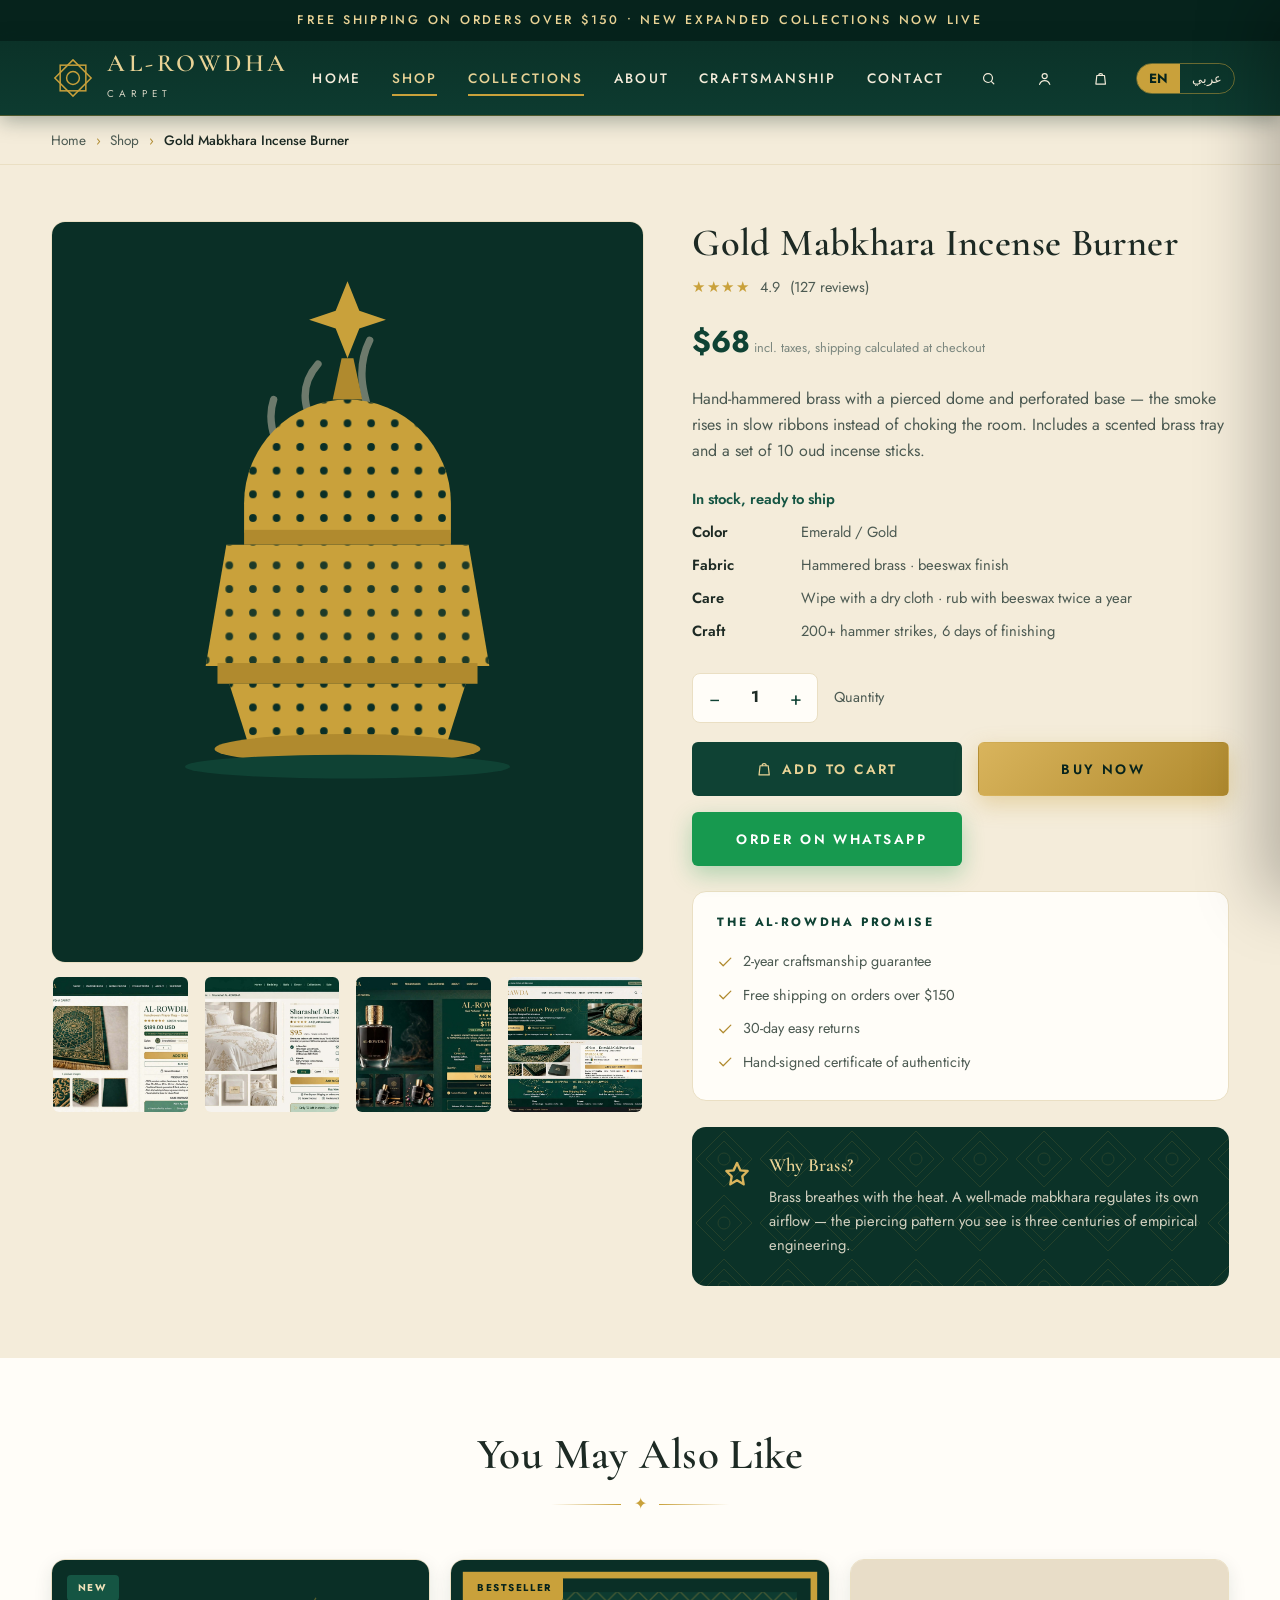
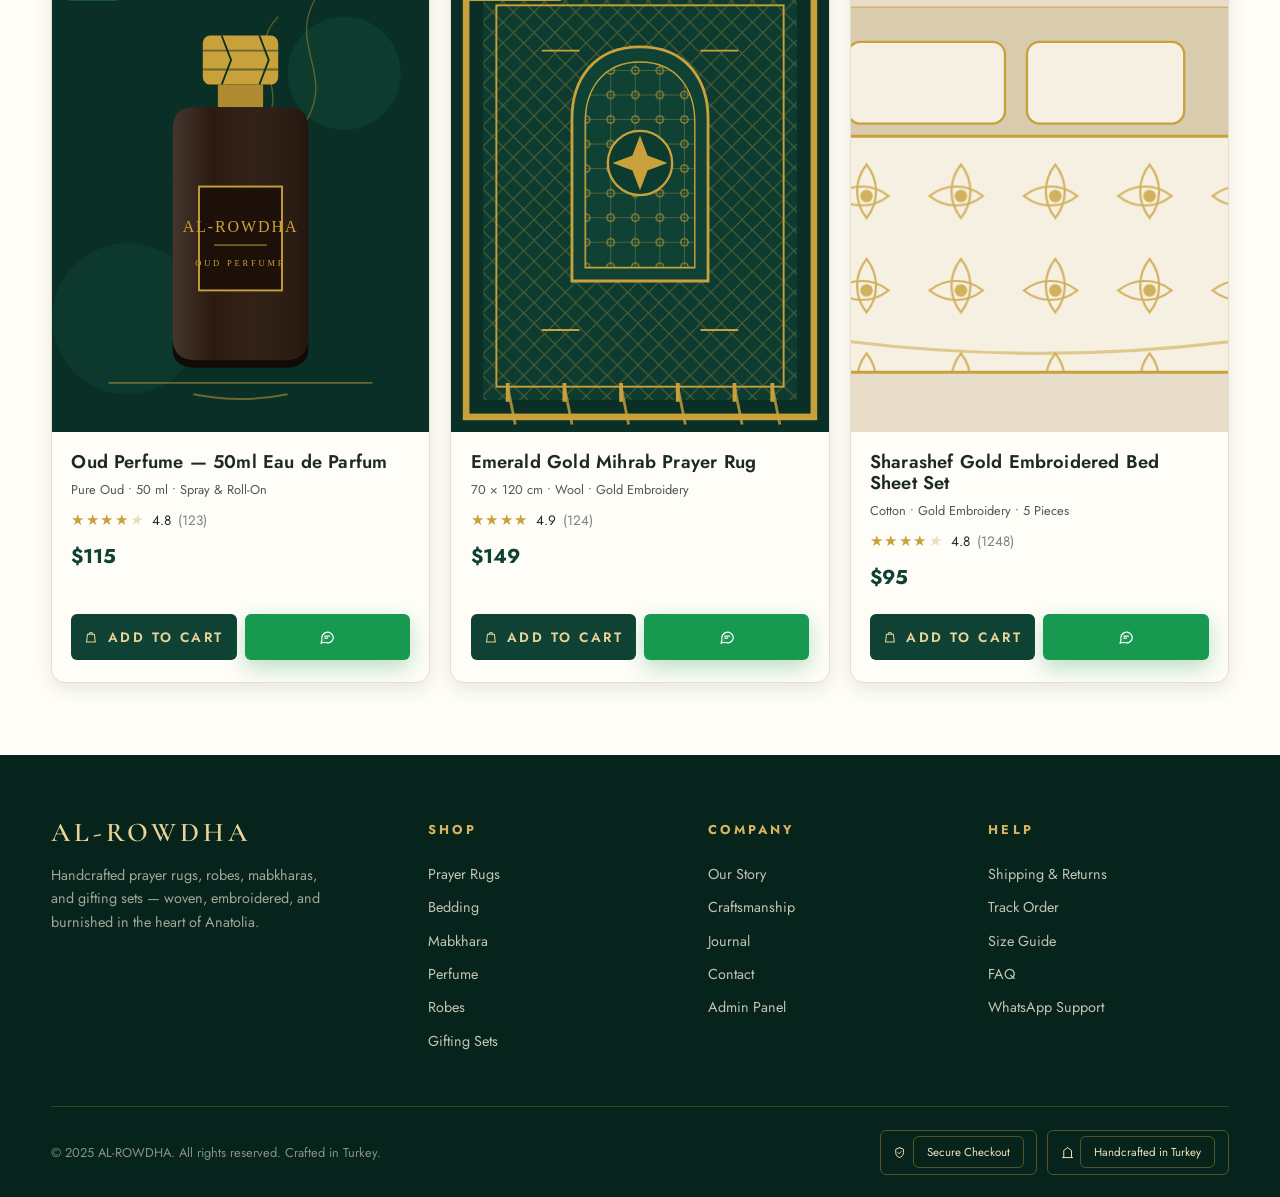
<file: product-mabkhara.html>
<!DOCTYPE html>
<html lang="en" dir="ltr">
<head>
<meta charset="UTF-8">
<meta name="viewport" content="width=device-width, initial-scale=1.0">
<title>Gold Mabkhara Incense Burner</title>
<meta name="description" content="">
<script>(function(){var l=localStorage.getItem("arlang")||"en";document.documentElement.lang=l;document.documentElement.dir=l==="ar"?"rtl":"ltr";})();</script>
<link rel="preconnect" href="https://fonts.googleapis.com">
<link rel="preconnect" href="https://fonts.gstatic.com" crossorigin>
<link href="https://fonts.googleapis.com/css2?family=Cormorant+Garamond:wght@500;600;700&family=Jost:wght@400;500;600&family=Cairo:wght@400;500;600;700&family=Amiri:wght@400;700&display=swap" rel="stylesheet">
<link rel="stylesheet" href="assets/css/styles.css">
<link rel="icon" href="data:image/svg+xml,%3Csvg xmlns='http://www.w3.org/2000/svg' viewBox='0 0 48 48'%3E%3Crect width='48' height='48' rx='10' fill='%230d3b30'/%3E%3Cg fill='none' stroke='%23c9a13b' stroke-width='1.6'%3E%3Crect x='12' y='12' width='24' height='24'/%3E%3Crect x='12' y='12' width='24' height='24' transform='rotate(45 24 24)'/%3E%3Ccircle cx='24' cy='24' r='6'/%3E%3C/g%3E%3C/svg%3E">
</head>
<body data-product-id="mab">
<div class="announce" data-i18n="announce">Free shipping on orders over $150 &bull; New expanded collections now live</div>
<header class="site-header">
  <div class="container nav-wrap">
    <a class="brand" href="index.html" aria-label="AL-ROWDHA home">
      <svg class="logo-mark" viewBox="0 0 48 48" fill="none" stroke="currentColor" stroke-width="1.6" aria-hidden="true"><rect x="10" y="10" width="28" height="28"/><rect x="10" y="10" width="28" height="28" transform="rotate(45 24 24)"/><circle cx="24" cy="24" r="7"/></svg>
      <span><span class="brand-name" data-i18n="brand">AL-ROWDHA</span><br><span class="brand-sub" data-i18n="brand_sub">CARPET</span></span>
    </a>
    <nav class="main-nav" id="main-nav">
      <a href="index.html" class="" data-i18n="nav_home">Home</a>
      <a href="prayer-rugs.html" class="active" data-i18n="nav_shop">Shop</a>
      <a href="prayer-rugs.html" class="active" data-i18n="nav_collections">Collections</a>
      <a href="craftsmanship.html" class="" data-i18n="nav_about">About</a>
      <a href="craftsmanship.html" class="" data-i18n="nav_craft">Craftsmanship</a>
      <a href="#" class="" data-i18n="nav_contact">Contact</a>
    </nav>
    <div class="head-actions">
      <button class="icon-btn" data-i18n-title="search" title="Search"><svg class="ic" viewBox="0 0 24 24"><circle cx="11" cy="11" r="7"/><path d="m20 20-3.5-3.5"/></svg></button>
      <button class="icon-btn" data-i18n-title="account" title="Account"><svg class="ic" viewBox="0 0 24 24"><circle cx="12" cy="8" r="4"/><path d="M4 21c1.5-4 5-6 8-6s6.5 2 8 6"/></svg></button>
      <button class="icon-btn cart-btn" data-i18n-title="cart" title="Cart"><svg class="ic" viewBox="0 0 24 24"><path d="M6 7h12l1.5 13.5h-15L6 7z"/><path d="M9 7a3 3 0 0 1 6 0"/></svg><span class="badge cart-count" style="display:none">0</span></button>
      <div class="lang-toggle" role="group" aria-label="Language"><button data-lang="en">EN</button><button data-lang="ar" dir="rtl">عربي</button></div>
      <button class="icon-btn nav-burger" title="Menu"><svg class="ic" viewBox="0 0 24 24"><path d="M4 7h16M4 12h16M4 17h16"/></svg></button>
    </div>
  </div>
</header>
<div class="breadcrumbs"><div class="container"><a href="index.html" data-i18n="nav_home">Home</a><span class="sep">›</span><a href="prayer-rugs.html" data-i18n="nav_shop">Shop</a><span class="sep">›</span><span class="current">Gold Mabkhara Incense Burner</span></div></div>

<section class="section section-cream" style="padding:3.5rem 0 4.5rem">
  <div class="container pd-layout">
    <div class="pd-gallery">
      <div class="main-img"><img src="assets/img/photos/photo-7.jpg" alt="Gold Mabkhara Incense Burner" data-photo-slot="p_mab"></div>
      <div class="pd-thumbs">        <button class="" aria-label="View 1"><img src="assets/img/photos/photo-7.jpg"" alt=""></button>
        <button class="" aria-label="View 2"><img src="assets/img/photos/photo-8.jpg"" alt="" data-photo-slot="p_mab_2"></button>
        <button class="" aria-label="View 3"><img src="assets/img/photos/photo-6.jpg"" alt=""></button>
        <button class="" aria-label="View 4"><img src="assets/img/photos/photo-3.jpg"" alt=""></button>
</div>
    </div>
    <div class="pd-info">
      
      <h1 data-i18n="prod_mab_name">Gold Mabkhara Incense Burner</h1>
      <div class="pd-rating"><span class="stars">★★★★</span> 4.9 <span class="count">(127 reviews)</span></div>
      <div class="pd-price keep-ltr">$68<span class="tax"> incl. taxes, shipping calculated at checkout</span></div>
      <p class="pd-desc" data-i18n="pd_mab_desc">Hand-hammered brass with a pierced dome and perforated base — the smoke rises in slow ribbons instead of choking the room. Includes a scented brass tray and a set of 10 oud incense sticks.</p>
      <div class="pd-specs">
        <div class="row"><b data-i18n="pd_stock" style="color:var(--emerald-700)">In stock, ready to ship</b></div>
        <div class="row"><b data-i18n="pd_color">Color</b><span data-i18n="pd_color_val">Emerald / Gold</span></div>
        <div class="row"><b data-i18n="d_fabric">Fabric</b><span data-i18n="pd_mab_fabric">Hammered brass · beeswax finish</span></div>
        <div class="row"><b data-i18n="d_care">Care</b><span data-i18n="pd_mab_care">Wipe with a dry cloth · rub with beeswax twice a year</span></div>
        <div class="row"><b data-i18n="d_craft">Craft</b><span data-i18n="pd_mab_craft">200+ hammer strikes, 6 days of finishing</span></div>
      </div>
      <div class="buy-row">
        <span class="qty"><button data-step="-1" aria-label="Decrease">−</button><span>1</span><button data-step="1" aria-label="Increase">+</button></span>
        <span style="font-size:.9rem;color:var(--ink-600)" data-i18n="pd_qty">Quantity</span>
      </div>
      <div class="pd-actions">
        <button class="btn btn-emerald" data-add="mab"><svg class="ic" viewBox="0 0 24 24"><path d="M6 7h12l1.5 13.5h-15L6 7z"/><path d="M9 7a3 3 0 0 1 6 0"/></svg> <span data-i18n="btn_add_cart">Add to Cart</span></button>
        <button class="btn btn-gold" data-buy="mab"><span data-i18n="btn_buy_now">Buy Now</span></button>
      </div>
      <div class="benefits">
        <h4 data-i18n="pd_ben_title">The AL-ROWDHA Promise</h4>
        <ul>
          <li><svg class="ic" viewBox="0 0 24 24"><path d="M20 6 9 17l-5-5"/></svg> <span data-i18n="ben1">2-year craftsmanship guarantee</span></li>
          <li><svg class="ic" viewBox="0 0 24 24"><path d="M20 6 9 17l-5-5"/></svg> <span data-i18n="ben2">Free shipping on orders over $150</span></li>
          <li><svg class="ic" viewBox="0 0 24 24"><path d="M20 6 9 17l-5-5"/></svg> <span data-i18n="ben3">30-day easy returns</span></li>
          <li><svg class="ic" viewBox="0 0 24 24"><path d="M20 6 9 17l-5-5"/></svg> <span data-i18n="ben4">Hand-signed certificate of authenticity</span></li>
        </ul>
      </div>
      <div class="why-box" style="margin-top:1.6rem">
        <div class="pattern-bg-dark" aria-hidden="true"></div>
        <svg class="ic" viewBox="0 0 24 24"><path d="m12 3 2.5 5.5L20 9l-4 4 1 6-5-3-5 3 1-6-4-4 5.5-.5Z"/></svg>
        <div><h3 data-i18n="pd_mab_why_t">Why Brass?</h3><p data-i18n="pd_mab_why">Brass breathes with the heat. A well-made mabkhara regulates its own airflow — the piercing pattern you see is three centuries of empirical engineering.</p></div>
      </div>
    </div>
  </div>
</section>

<section class="section section-white">
  <div class="container">
    <div class="sec-head"><h2 data-i18n="pd_related">You May Also Like</h2><div class="orn" aria-hidden="true">✦</div></div>
    <div class="rel-grid" style="display:grid;grid-template-columns:repeat(3,1fr);gap:1.25rem">      <article class="prod-card" data-id="oud">
        <a class="pc-img" href="product-perfume.html"><img src="assets/img/perfume.svg" alt=""><span class="pc-badge new" data-i18n="b_badge_new">New</span></a>
        <div class="pc-body">
          <h3 data-prod-name="oud">Oud Perfume — 50 ml</h3>
          <p class="pc-meta" data-prod-meta="oud">Pure Oud • 50 ml • Spray & Roll-On</p>
          <div class="pc-rating"><span class="stars">★★★★<i class="dim">★</i></span> 4.8 <span class="count">(123)</span></div>
          <div class="pc-price keep-ltr">$115</div>
          <div class="pc-actions"><button class="btn btn-emerald" data-add="oud"><svg class="ic" viewBox="0 0 24 24"><path d="M6 7h12l1.5 13.5h-15L6 7z"/><path d="M9 7a3 3 0 0 1 6 0"/></svg> <span data-i18n="btn_add_cart">Add to Cart</span></button></div>
        </div>
      </article>
      <article class="prod-card" data-id="rug1">
        <a class="pc-img" href="product-rug.html"><img src="assets/img/rug-mihrab.svg" alt=""><span class="pc-badge" data-i18n="b_badge_bestseller">Bestseller</span></a>
        <div class="pc-body">
          <h3 data-prod-name="rug1">Emerald Gold Mihrab Prayer Rug</h3>
          <p class="pc-meta" data-prod-meta="rug1">70 × 120 cm • Wool • Gold Embroidery</p>
          <div class="pc-rating"><span class="stars">★★★★</span> 4.9 <span class="count">(124)</span></div>
          <div class="pc-price keep-ltr">$149</div>
          <div class="pc-actions"><button class="btn btn-emerald" data-add="rug1"><svg class="ic" viewBox="0 0 24 24"><path d="M6 7h12l1.5 13.5h-15L6 7z"/><path d="M9 7a3 3 0 0 1 6 0"/></svg> <span data-i18n="btn_add_cart">Add to Cart</span></button></div>
        </div>
      </article>
      <article class="prod-card" data-id="shar">
        <a class="pc-img" href="product-bedding.html"><img src="assets/img/bedding.svg" alt=""></a>
        <div class="pc-body">
          <h3 data-prod-name="shar">Sharashef AL-ROWDHA Bedding</h3>
          <p class="pc-meta" data-prod-meta="shar">Cotton • Gold Embroidery • 5 Pieces</p>
          <div class="pc-rating"><span class="stars">★★★★<i class="dim">★</i></span> 4.8 <span class="count">(1248)</span></div>
          <div class="pc-price keep-ltr">$95</div>
          <div class="pc-actions"><button class="btn btn-emerald" data-add="shar"><svg class="ic" viewBox="0 0 24 24"><path d="M6 7h12l1.5 13.5h-15L6 7z"/><path d="M9 7a3 3 0 0 1 6 0"/></svg> <span data-i18n="btn_add_cart">Add to Cart</span></button></div>
        </div>
      </article>
</div>
  </div>
</section>

<footer class="site-footer">
  <div class="container">
    <div class="foot-grid">
      <div class="foot-brand">
        <span class="brand-name" data-i18n="brand">AL-ROWDHA</span>
        <p data-i18n="foot_tag">Handcrafted prayer rugs, robes, mabkharas, and gifting sets — woven, embroidered, and burnished in the heart of Anatolia.</p>
      </div>
      <div class="foot-col"><h4 data-i18n="foot_shop">Shop</h4><a href="prayer-rugs.html" data-i18n="foot_l1">Prayer Rugs</a><a href="product-bedding.html" data-i18n="foot_l2">Bedding</a><a href="product-mabkhara.html" data-i18n="foot_l3">Mabkhara</a><a href="product-perfume.html" data-i18n="foot_l4">Perfume</a><a href="product-robe.html" data-i18n="foot_l5">Robes</a><a href="prayer-rugs.html" data-i18n="foot_l6">Gifting Sets</a></div>
      <div class="foot-col"><h4 data-i18n="foot_company">Company</h4><a href="craftsmanship.html" data-i18n="foot_c1">Our Story</a><a href="craftsmanship.html" data-i18n="foot_c2">Craftsmanship</a><a href="#" data-i18n="foot_c3">Journal</a><a href="#" data-i18n="foot_c4">Contact</a>
        <a href="admin.html" data-i18n="admin">Admin Panel</a></div>
      <div class="foot-col"><h4 data-i18n="foot_help">Help</h4><a href="#" data-i18n="foot_h1">Shipping &amp; Returns</a><a href="#" data-i18n="foot_h2">Track Order</a><a href="#" data-i18n="foot_h3">Size Guide</a><a href="#" data-i18n="foot_h4">FAQ</a><a href="#" data-i18n="foot_h5">WhatsApp Support</a></div>
    </div>
    <div class="foot-bottom">
      <span data-i18n="foot_copy">© 2025 AL-ROWDHA. All rights reserved. Crafted in Turkey.</span>
      <div class="foot-chips"><span><svg class="ic" viewBox="0 0 24 24"><path d="M12 3 5 6v6c0 4.5 3 7.5 7 9 4-1.5 7-4.5 7-9V6l-7-3z"/><path d="m9 12 2 2 4-4"/></svg> <span data-i18n="foot_secure">Secure Checkout</span></span><span><svg class="ic" viewBox="0 0 24 24"><path d="M3 21h18M5 21V8l7-5 7 5v13"/></svg> <span data-i18n="foot_made">Handcrafted in Turkey</span></span></div>
    </div>
  </div>
</footer>
<div class="drawer-overlay" id="drawer-overlay"></div>
<aside class="cart-drawer" id="cart-drawer" aria-label="Shopping bag">
  <div class="cart-head"><h3 data-i18n="cart_title">Your Bag</h3><button class="icon-btn" onclick="closeCart()" aria-label="Close">✕</button></div>
  <div class="cart-items" id="cart-items"></div>
  <div class="cart-foot">
    <div class="cart-total" id="cart-total-row"><span data-i18n="cart_total">Total</span><span class="keep-ltr" id="cart-total-val">$0</span></div>
    <button class="btn btn-gold btn-block" id="checkout-btn" data-i18n="btn_checkout">Proceed to Checkout</button>
  </div>
</aside>
<script src="assets/js/i18n.js"></script>
<script src="assets/js/catalog.js"></script>
  <script src="assets/js/app.js"></script>
</body>
</html>
</file>
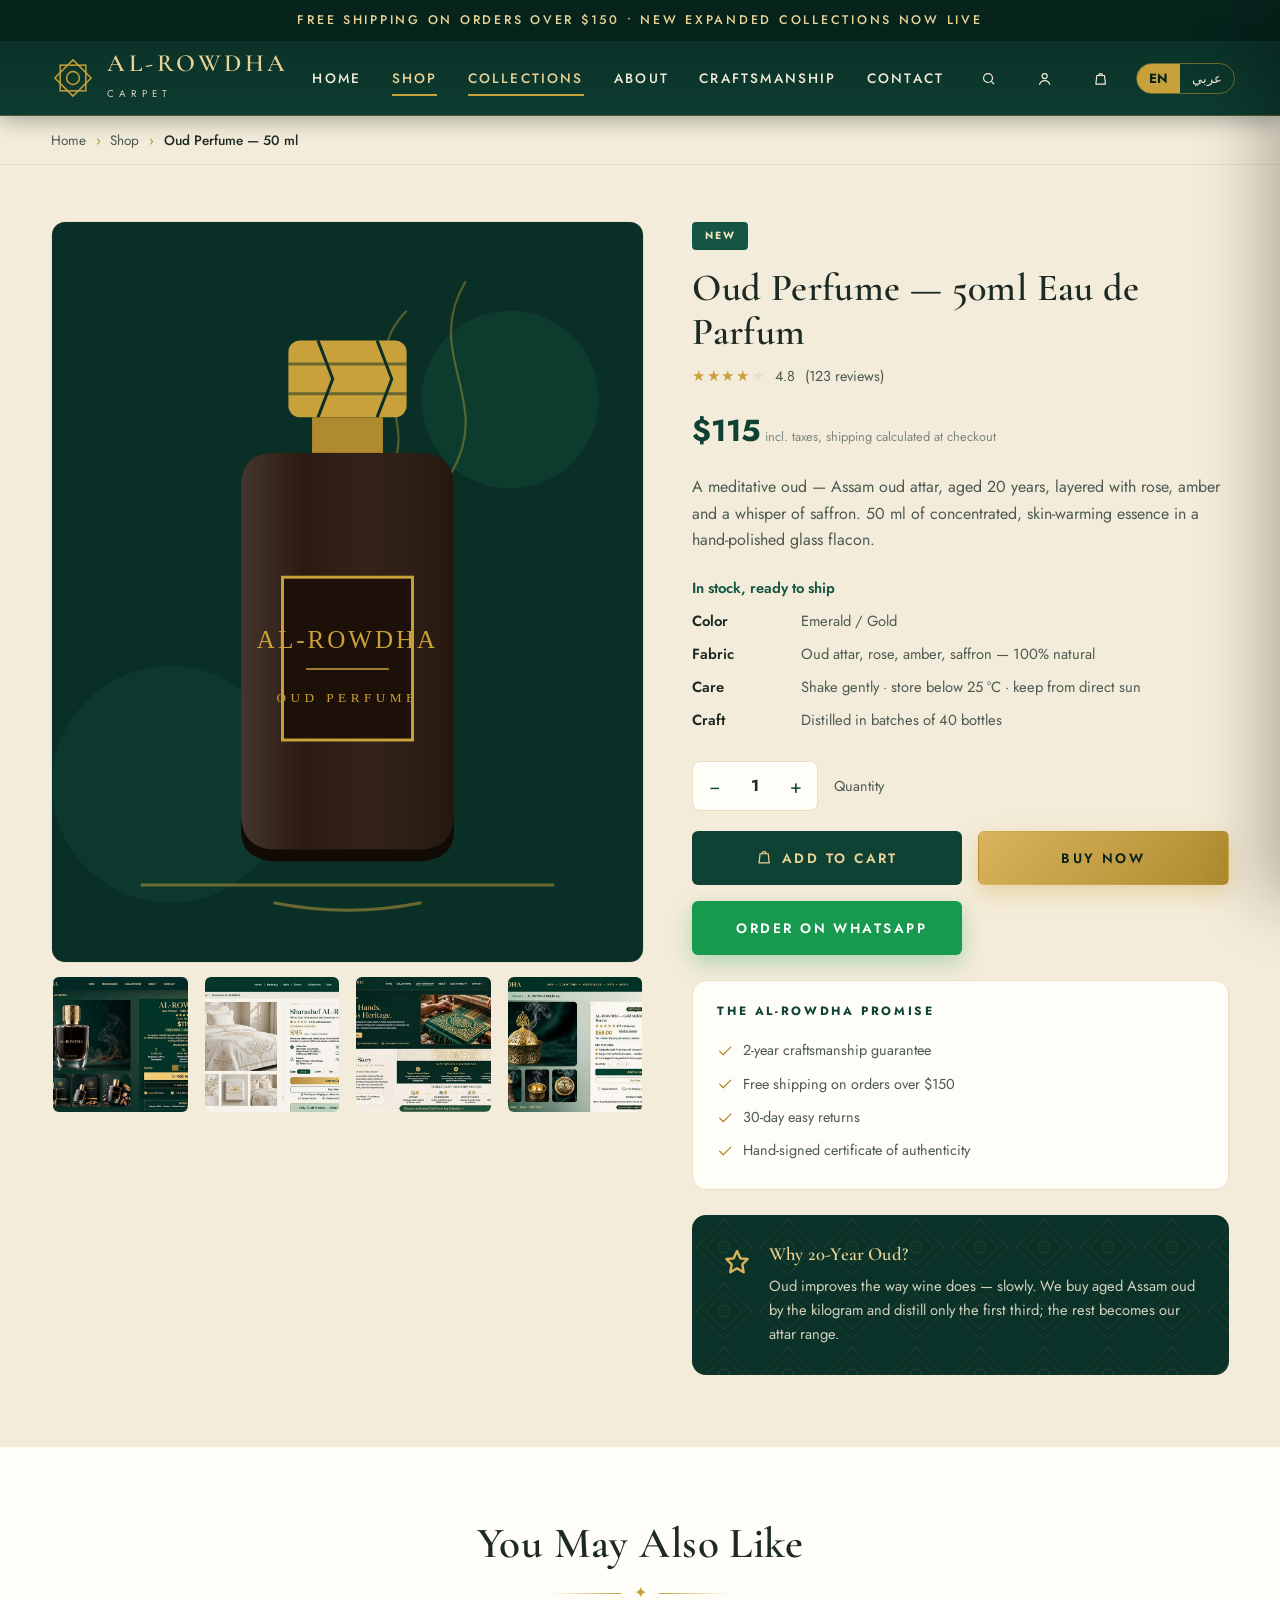
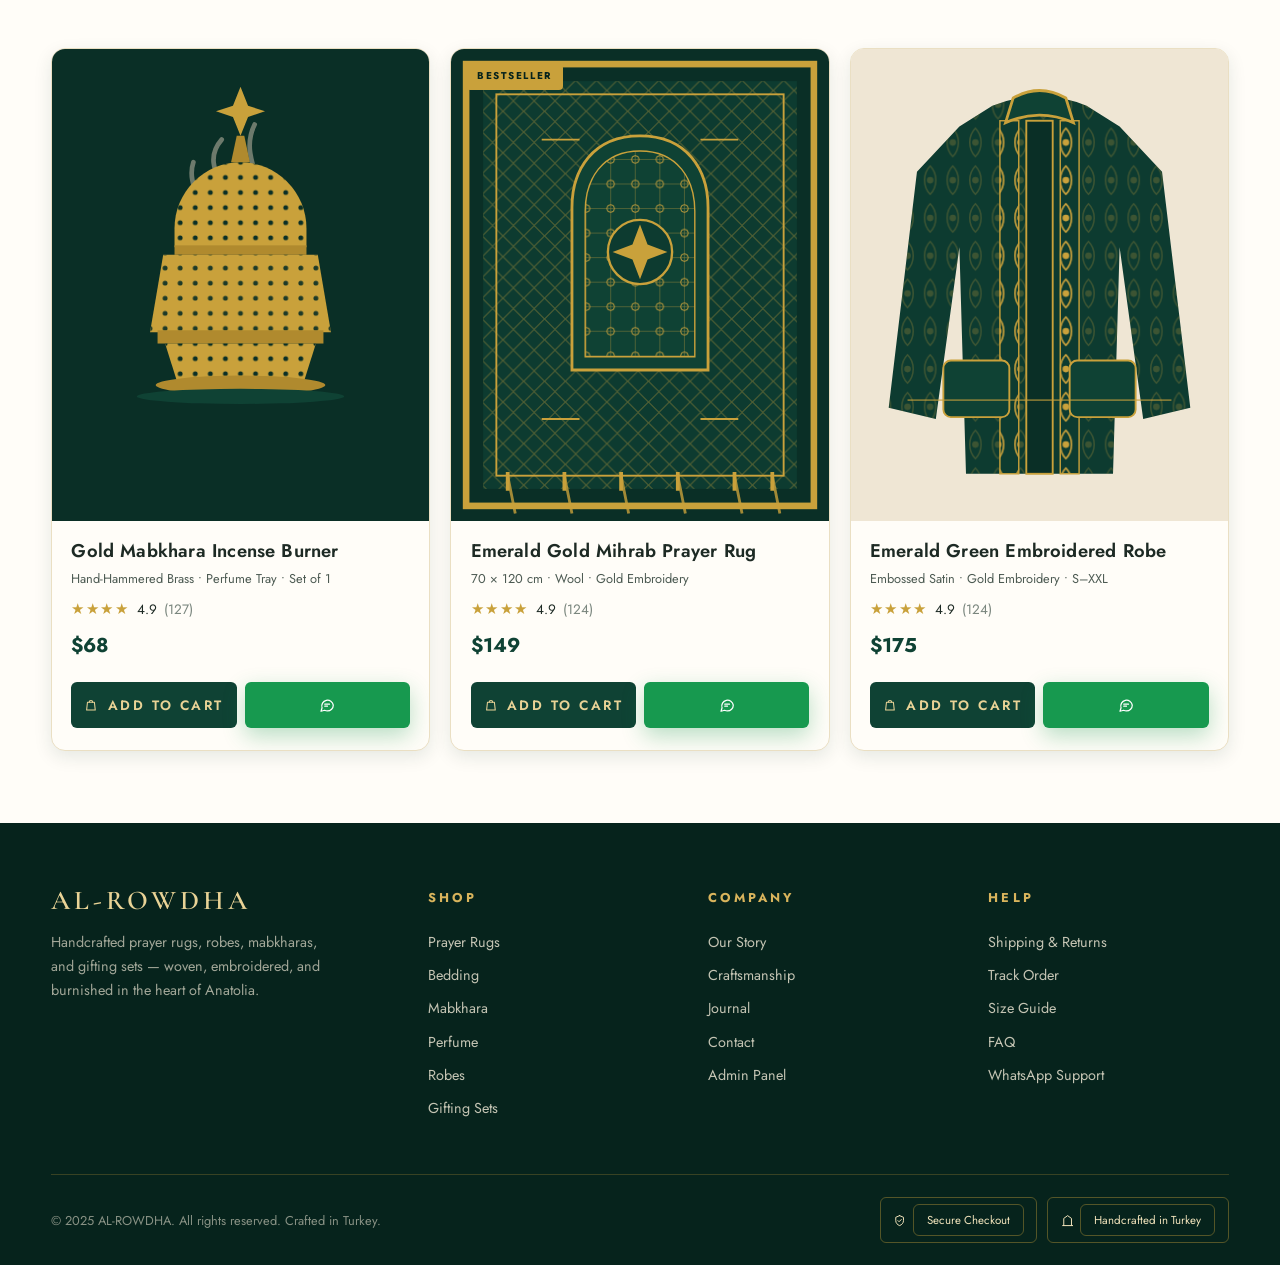
<file: product-perfume.html>
<!DOCTYPE html>
<html lang="en" dir="ltr">
<head>
<meta charset="UTF-8">
<meta name="viewport" content="width=device-width, initial-scale=1.0">
<title>Oud Perfume — 50 ml</title>
<meta name="description" content="">
<script>(function(){var l=localStorage.getItem("arlang")||"en";document.documentElement.lang=l;document.documentElement.dir=l==="ar"?"rtl":"ltr";})();</script>
<link rel="preconnect" href="https://fonts.googleapis.com">
<link rel="preconnect" href="https://fonts.gstatic.com" crossorigin>
<link href="https://fonts.googleapis.com/css2?family=Cormorant+Garamond:wght@500;600;700&family=Jost:wght@400;500;600&family=Cairo:wght@400;500;600;700&family=Amiri:wght@400;700&display=swap" rel="stylesheet">
<link rel="stylesheet" href="assets/css/styles.css">
<link rel="icon" href="data:image/svg+xml,%3Csvg xmlns='http://www.w3.org/2000/svg' viewBox='0 0 48 48'%3E%3Crect width='48' height='48' rx='10' fill='%230d3b30'/%3E%3Cg fill='none' stroke='%23c9a13b' stroke-width='1.6'%3E%3Crect x='12' y='12' width='24' height='24'/%3E%3Crect x='12' y='12' width='24' height='24' transform='rotate(45 24 24)'/%3E%3Ccircle cx='24' cy='24' r='6'/%3E%3C/g%3E%3C/svg%3E">
</head>
<body data-product-id="oud">
<div class="announce" data-i18n="announce">Free shipping on orders over $150 &bull; New expanded collections now live</div>
<header class="site-header">
  <div class="container nav-wrap">
    <a class="brand" href="index.html" aria-label="AL-ROWDHA home">
      <svg class="logo-mark" viewBox="0 0 48 48" fill="none" stroke="currentColor" stroke-width="1.6" aria-hidden="true"><rect x="10" y="10" width="28" height="28"/><rect x="10" y="10" width="28" height="28" transform="rotate(45 24 24)"/><circle cx="24" cy="24" r="7"/></svg>
      <span><span class="brand-name" data-i18n="brand">AL-ROWDHA</span><br><span class="brand-sub" data-i18n="brand_sub">CARPET</span></span>
    </a>
    <nav class="main-nav" id="main-nav">
      <a href="index.html" class="" data-i18n="nav_home">Home</a>
      <a href="prayer-rugs.html" class="active" data-i18n="nav_shop">Shop</a>
      <a href="prayer-rugs.html" class="active" data-i18n="nav_collections">Collections</a>
      <a href="craftsmanship.html" class="" data-i18n="nav_about">About</a>
      <a href="craftsmanship.html" class="" data-i18n="nav_craft">Craftsmanship</a>
      <a href="#" class="" data-i18n="nav_contact">Contact</a>
    </nav>
    <div class="head-actions">
      <button class="icon-btn" data-i18n-title="search" title="Search"><svg class="ic" viewBox="0 0 24 24"><circle cx="11" cy="11" r="7"/><path d="m20 20-3.5-3.5"/></svg></button>
      <button class="icon-btn" data-i18n-title="account" title="Account"><svg class="ic" viewBox="0 0 24 24"><circle cx="12" cy="8" r="4"/><path d="M4 21c1.5-4 5-6 8-6s6.5 2 8 6"/></svg></button>
      <button class="icon-btn cart-btn" data-i18n-title="cart" title="Cart"><svg class="ic" viewBox="0 0 24 24"><path d="M6 7h12l1.5 13.5h-15L6 7z"/><path d="M9 7a3 3 0 0 1 6 0"/></svg><span class="badge cart-count" style="display:none">0</span></button>
      <div class="lang-toggle" role="group" aria-label="Language"><button data-lang="en">EN</button><button data-lang="ar" dir="rtl">عربي</button></div>
      <button class="icon-btn nav-burger" title="Menu"><svg class="ic" viewBox="0 0 24 24"><path d="M4 7h16M4 12h16M4 17h16"/></svg></button>
    </div>
  </div>
</header>
<div class="breadcrumbs"><div class="container"><a href="index.html" data-i18n="nav_home">Home</a><span class="sep">›</span><a href="prayer-rugs.html" data-i18n="nav_shop">Shop</a><span class="sep">›</span><span class="current">Oud Perfume — 50 ml</span></div></div>

<section class="section section-cream" style="padding:3.5rem 0 4.5rem">
  <div class="container pd-layout">
    <div class="pd-gallery">
      <div class="main-img"><img src="assets/img/photos/photo-6.jpg" alt="Oud Perfume — 50 ml" data-photo-slot="p_oud"></div>
      <div class="pd-thumbs">        <button class="" aria-label="View 1"><img src="assets/img/photos/photo-6.jpg"" alt=""></button>
        <button class="" aria-label="View 2"><img src="assets/img/photos/photo-8.jpg"" alt="" data-photo-slot="p_oud_2"></button>
        <button class="" aria-label="View 3"><img src="assets/img/photos/photo-1.jpg"" alt=""></button>
        <button class="" aria-label="View 4"><img src="assets/img/photos/photo-5.jpg"" alt=""></button>
</div>
    </div>
    <div class="pd-info">
      <span class='pd-badge' style='background:var(--emerald-700);color:var(--gold-200)' data-i18n="b_badge_new">New</span>
      <h1 data-i18n="prod_oud_name">Oud Perfume — 50 ml</h1>
      <div class="pd-rating"><span class="stars">★★★★<i class="dim">★</i></span> 4.8 <span class="count">(123 reviews)</span></div>
      <div class="pd-price keep-ltr">$115<span class="tax"> incl. taxes, shipping calculated at checkout</span></div>
      <p class="pd-desc" data-i18n="pd_oud_desc">A meditative oud — Assam oud attar, aged 20 years, layered with rose, amber and a whisper of saffron. 50 ml of concentrated, skin-warming essence in a hand-polished glass flacon.</p>
      <div class="pd-specs">
        <div class="row"><b data-i18n="pd_stock" style="color:var(--emerald-700)">In stock, ready to ship</b></div>
        <div class="row"><b data-i18n="pd_color">Color</b><span data-i18n="pd_color_val">Emerald / Gold</span></div>
        <div class="row"><b data-i18n="d_fabric">Fabric</b><span data-i18n="pd_oud_fabric">Oud attar, rose, amber, saffron — 100% natural</span></div>
        <div class="row"><b data-i18n="d_care">Care</b><span data-i18n="pd_oud_care">Shake gently · store below 25 °C · keep from direct sun</span></div>
        <div class="row"><b data-i18n="d_craft">Craft</b><span data-i18n="pd_oud_craft">Distilled in batches of 40 bottles</span></div>
      </div>
      <div class="buy-row">
        <span class="qty"><button data-step="-1" aria-label="Decrease">−</button><span>1</span><button data-step="1" aria-label="Increase">+</button></span>
        <span style="font-size:.9rem;color:var(--ink-600)" data-i18n="pd_qty">Quantity</span>
      </div>
      <div class="pd-actions">
        <button class="btn btn-emerald" data-add="oud"><svg class="ic" viewBox="0 0 24 24"><path d="M6 7h12l1.5 13.5h-15L6 7z"/><path d="M9 7a3 3 0 0 1 6 0"/></svg> <span data-i18n="btn_add_cart">Add to Cart</span></button>
        <button class="btn btn-gold" data-buy="oud"><span data-i18n="btn_buy_now">Buy Now</span></button>
      </div>
      <div class="benefits">
        <h4 data-i18n="pd_ben_title">The AL-ROWDHA Promise</h4>
        <ul>
          <li><svg class="ic" viewBox="0 0 24 24"><path d="M20 6 9 17l-5-5"/></svg> <span data-i18n="ben1">2-year craftsmanship guarantee</span></li>
          <li><svg class="ic" viewBox="0 0 24 24"><path d="M20 6 9 17l-5-5"/></svg> <span data-i18n="ben2">Free shipping on orders over $150</span></li>
          <li><svg class="ic" viewBox="0 0 24 24"><path d="M20 6 9 17l-5-5"/></svg> <span data-i18n="ben3">30-day easy returns</span></li>
          <li><svg class="ic" viewBox="0 0 24 24"><path d="M20 6 9 17l-5-5"/></svg> <span data-i18n="ben4">Hand-signed certificate of authenticity</span></li>
        </ul>
      </div>
      <div class="why-box" style="margin-top:1.6rem">
        <div class="pattern-bg-dark" aria-hidden="true"></div>
        <svg class="ic" viewBox="0 0 24 24"><path d="m12 3 2.5 5.5L20 9l-4 4 1 6-5-3-5 3 1-6-4-4 5.5-.5Z"/></svg>
        <div><h3 data-i18n="pd_oud_why_t">Why 20-Year Oud?</h3><p data-i18n="pd_oud_why">Oud improves the way wine does — slowly. We buy aged Assam oud by the kilogram and distill only the first third; the rest becomes our attar range.</p></div>
      </div>
    </div>
  </div>
</section>

<section class="section section-white">
  <div class="container">
    <div class="sec-head"><h2 data-i18n="pd_related">You May Also Like</h2><div class="orn" aria-hidden="true">✦</div></div>
    <div class="rel-grid" style="display:grid;grid-template-columns:repeat(3,1fr);gap:1.25rem">      <article class="prod-card" data-id="mab">
        <a class="pc-img" href="product-mabkhara.html"><img src="assets/img/mabkhara.svg" alt=""></a>
        <div class="pc-body">
          <h3 data-prod-name="mab">Gold Mabkhara Incense Burner</h3>
          <p class="pc-meta" data-prod-meta="mab">Hand-Hammered Brass • Perfume Tray</p>
          <div class="pc-rating"><span class="stars">★★★★</span> 4.9 <span class="count">(127)</span></div>
          <div class="pc-price keep-ltr">$68</div>
          <div class="pc-actions"><button class="btn btn-emerald" data-add="mab"><svg class="ic" viewBox="0 0 24 24"><path d="M6 7h12l1.5 13.5h-15L6 7z"/><path d="M9 7a3 3 0 0 1 6 0"/></svg> <span data-i18n="btn_add_cart">Add to Cart</span></button></div>
        </div>
      </article>
      <article class="prod-card" data-id="rug1">
        <a class="pc-img" href="product-rug.html"><img src="assets/img/rug-mihrab.svg" alt=""><span class="pc-badge" data-i18n="b_badge_bestseller">Bestseller</span></a>
        <div class="pc-body">
          <h3 data-prod-name="rug1">Emerald Gold Mihrab Prayer Rug</h3>
          <p class="pc-meta" data-prod-meta="rug1">70 × 120 cm • Wool • Gold Embroidery</p>
          <div class="pc-rating"><span class="stars">★★★★</span> 4.9 <span class="count">(124)</span></div>
          <div class="pc-price keep-ltr">$149</div>
          <div class="pc-actions"><button class="btn btn-emerald" data-add="rug1"><svg class="ic" viewBox="0 0 24 24"><path d="M6 7h12l1.5 13.5h-15L6 7z"/><path d="M9 7a3 3 0 0 1 6 0"/></svg> <span data-i18n="btn_add_cart">Add to Cart</span></button></div>
        </div>
      </article>
      <article class="prod-card" data-id="rob">
        <a class="pc-img" href="product-robe.html"><img src="assets/img/robe.svg" alt=""></a>
        <div class="pc-body">
          <h3 data-prod-name="rob">Emerald Embroidered Robe</h3>
          <p class="pc-meta" data-prod-meta="rob">Embossed Satin • Gold Embroidery • S–XXL</p>
          <div class="pc-rating"><span class="stars">★★★★</span> 4.9 <span class="count">(124)</span></div>
          <div class="pc-price keep-ltr">$175</div>
          <div class="pc-actions"><button class="btn btn-emerald" data-add="rob"><svg class="ic" viewBox="0 0 24 24"><path d="M6 7h12l1.5 13.5h-15L6 7z"/><path d="M9 7a3 3 0 0 1 6 0"/></svg> <span data-i18n="btn_add_cart">Add to Cart</span></button></div>
        </div>
      </article>
</div>
  </div>
</section>

<footer class="site-footer">
  <div class="container">
    <div class="foot-grid">
      <div class="foot-brand">
        <span class="brand-name" data-i18n="brand">AL-ROWDHA</span>
        <p data-i18n="foot_tag">Handcrafted prayer rugs, robes, mabkharas, and gifting sets — woven, embroidered, and burnished in the heart of Anatolia.</p>
      </div>
      <div class="foot-col"><h4 data-i18n="foot_shop">Shop</h4><a href="prayer-rugs.html" data-i18n="foot_l1">Prayer Rugs</a><a href="product-bedding.html" data-i18n="foot_l2">Bedding</a><a href="product-mabkhara.html" data-i18n="foot_l3">Mabkhara</a><a href="product-perfume.html" data-i18n="foot_l4">Perfume</a><a href="product-robe.html" data-i18n="foot_l5">Robes</a><a href="prayer-rugs.html" data-i18n="foot_l6">Gifting Sets</a></div>
      <div class="foot-col"><h4 data-i18n="foot_company">Company</h4><a href="craftsmanship.html" data-i18n="foot_c1">Our Story</a><a href="craftsmanship.html" data-i18n="foot_c2">Craftsmanship</a><a href="#" data-i18n="foot_c3">Journal</a><a href="#" data-i18n="foot_c4">Contact</a>
        <a href="admin.html" data-i18n="admin">Admin Panel</a></div>
      <div class="foot-col"><h4 data-i18n="foot_help">Help</h4><a href="#" data-i18n="foot_h1">Shipping &amp; Returns</a><a href="#" data-i18n="foot_h2">Track Order</a><a href="#" data-i18n="foot_h3">Size Guide</a><a href="#" data-i18n="foot_h4">FAQ</a><a href="#" data-i18n="foot_h5">WhatsApp Support</a></div>
    </div>
    <div class="foot-bottom">
      <span data-i18n="foot_copy">© 2025 AL-ROWDHA. All rights reserved. Crafted in Turkey.</span>
      <div class="foot-chips"><span><svg class="ic" viewBox="0 0 24 24"><path d="M12 3 5 6v6c0 4.5 3 7.5 7 9 4-1.5 7-4.5 7-9V6l-7-3z"/><path d="m9 12 2 2 4-4"/></svg> <span data-i18n="foot_secure">Secure Checkout</span></span><span><svg class="ic" viewBox="0 0 24 24"><path d="M3 21h18M5 21V8l7-5 7 5v13"/></svg> <span data-i18n="foot_made">Handcrafted in Turkey</span></span></div>
    </div>
  </div>
</footer>
<div class="drawer-overlay" id="drawer-overlay"></div>
<aside class="cart-drawer" id="cart-drawer" aria-label="Shopping bag">
  <div class="cart-head"><h3 data-i18n="cart_title">Your Bag</h3><button class="icon-btn" onclick="closeCart()" aria-label="Close">✕</button></div>
  <div class="cart-items" id="cart-items"></div>
  <div class="cart-foot">
    <div class="cart-total" id="cart-total-row"><span data-i18n="cart_total">Total</span><span class="keep-ltr" id="cart-total-val">$0</span></div>
    <button class="btn btn-gold btn-block" id="checkout-btn" data-i18n="btn_checkout">Proceed to Checkout</button>
  </div>
</aside>
<script src="assets/js/i18n.js"></script>
<script src="assets/js/catalog.js"></script>
  <script src="assets/js/app.js"></script>
</body>
</html>
</file>
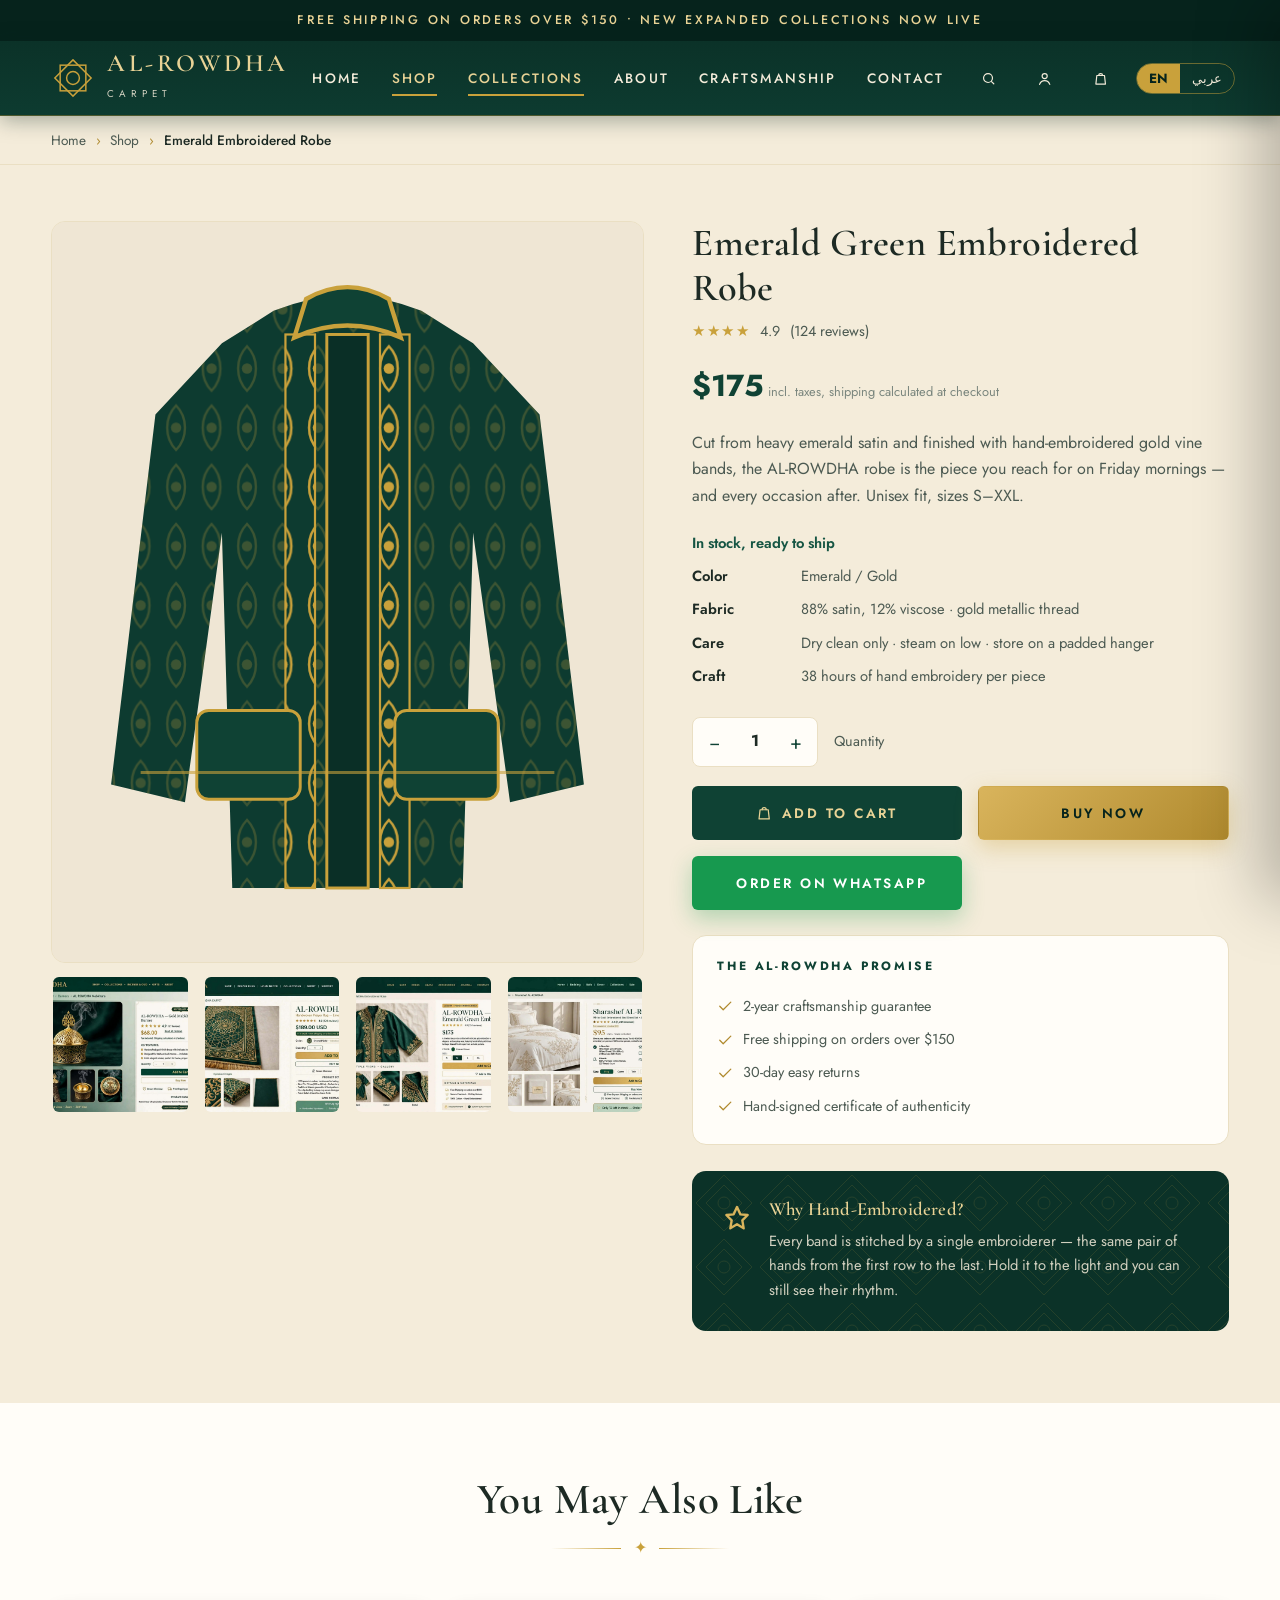
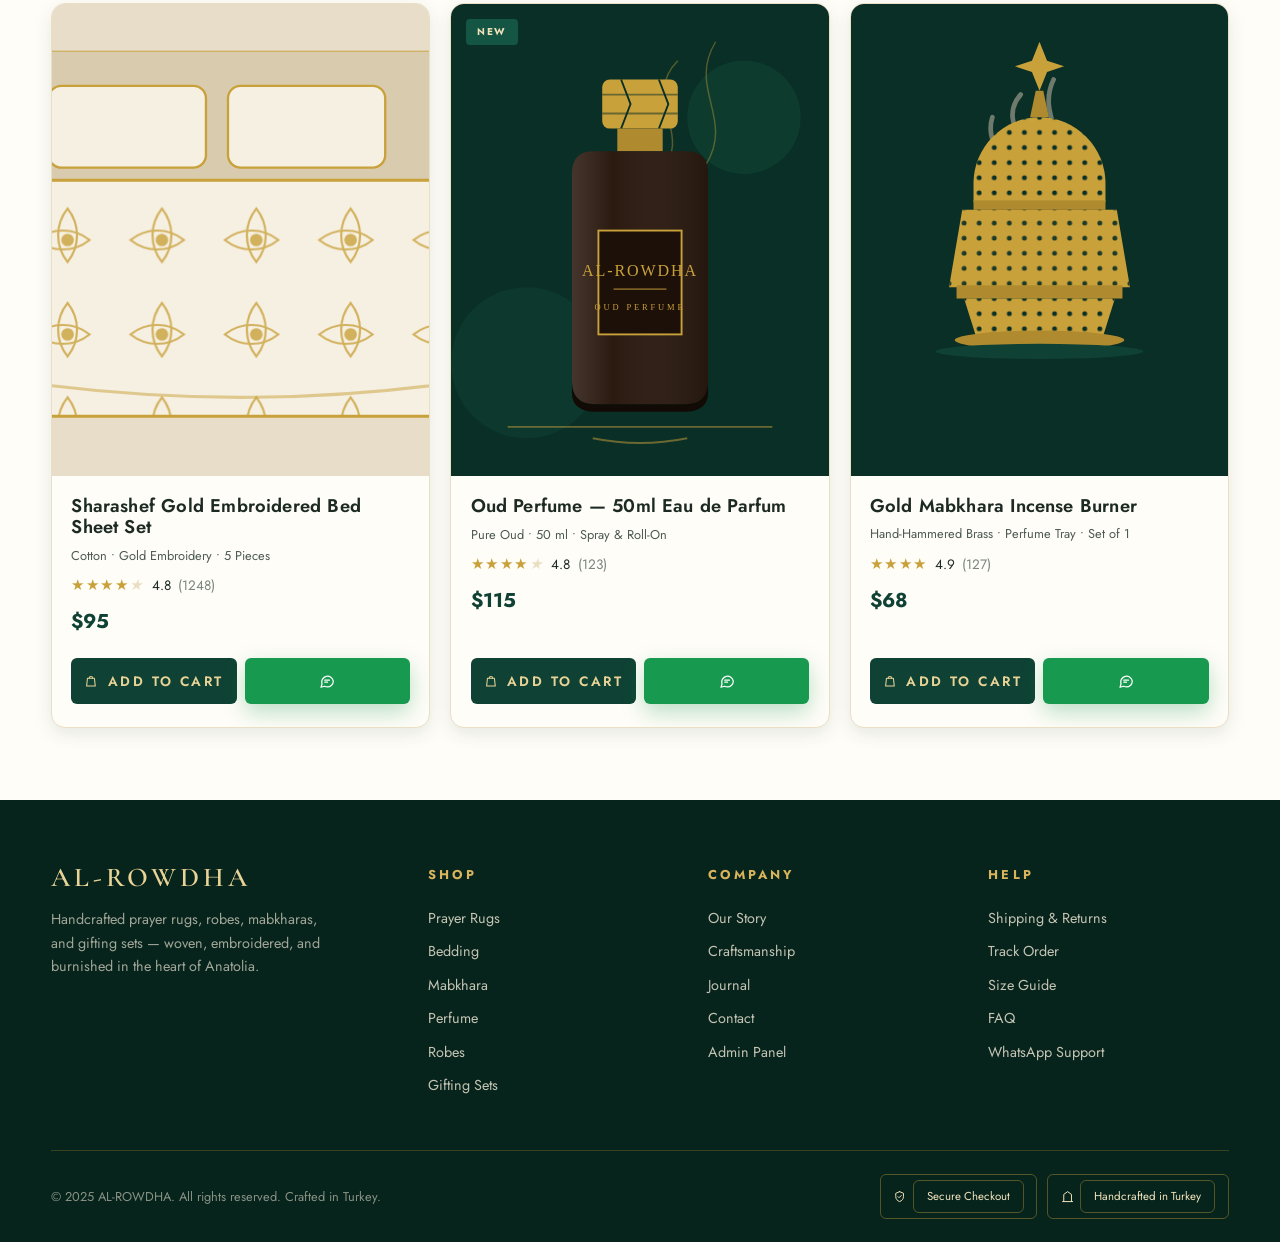
<file: product-robe.html>
<!DOCTYPE html>
<html lang="en" dir="ltr">
<head>
<meta charset="UTF-8">
<meta name="viewport" content="width=device-width, initial-scale=1.0">
<title>Emerald Embroidered Robe</title>
<meta name="description" content="">
<script>(function(){var l=localStorage.getItem("arlang")||"en";document.documentElement.lang=l;document.documentElement.dir=l==="ar"?"rtl":"ltr";})();</script>
<link rel="preconnect" href="https://fonts.googleapis.com">
<link rel="preconnect" href="https://fonts.gstatic.com" crossorigin>
<link href="https://fonts.googleapis.com/css2?family=Cormorant+Garamond:wght@500;600;700&family=Jost:wght@400;500;600&family=Cairo:wght@400;500;600;700&family=Amiri:wght@400;700&display=swap" rel="stylesheet">
<link rel="stylesheet" href="assets/css/styles.css">
<link rel="icon" href="data:image/svg+xml,%3Csvg xmlns='http://www.w3.org/2000/svg' viewBox='0 0 48 48'%3E%3Crect width='48' height='48' rx='10' fill='%230d3b30'/%3E%3Cg fill='none' stroke='%23c9a13b' stroke-width='1.6'%3E%3Crect x='12' y='12' width='24' height='24'/%3E%3Crect x='12' y='12' width='24' height='24' transform='rotate(45 24 24)'/%3E%3Ccircle cx='24' cy='24' r='6'/%3E%3C/g%3E%3C/svg%3E">
</head>
<body data-product-id="rob">
<div class="announce" data-i18n="announce">Free shipping on orders over $150 &bull; New expanded collections now live</div>
<header class="site-header">
  <div class="container nav-wrap">
    <a class="brand" href="index.html" aria-label="AL-ROWDHA home">
      <svg class="logo-mark" viewBox="0 0 48 48" fill="none" stroke="currentColor" stroke-width="1.6" aria-hidden="true"><rect x="10" y="10" width="28" height="28"/><rect x="10" y="10" width="28" height="28" transform="rotate(45 24 24)"/><circle cx="24" cy="24" r="7"/></svg>
      <span><span class="brand-name" data-i18n="brand">AL-ROWDHA</span><br><span class="brand-sub" data-i18n="brand_sub">CARPET</span></span>
    </a>
    <nav class="main-nav" id="main-nav">
      <a href="index.html" class="" data-i18n="nav_home">Home</a>
      <a href="prayer-rugs.html" class="active" data-i18n="nav_shop">Shop</a>
      <a href="prayer-rugs.html" class="active" data-i18n="nav_collections">Collections</a>
      <a href="craftsmanship.html" class="" data-i18n="nav_about">About</a>
      <a href="craftsmanship.html" class="" data-i18n="nav_craft">Craftsmanship</a>
      <a href="#" class="" data-i18n="nav_contact">Contact</a>
    </nav>
    <div class="head-actions">
      <button class="icon-btn" data-i18n-title="search" title="Search"><svg class="ic" viewBox="0 0 24 24"><circle cx="11" cy="11" r="7"/><path d="m20 20-3.5-3.5"/></svg></button>
      <button class="icon-btn" data-i18n-title="account" title="Account"><svg class="ic" viewBox="0 0 24 24"><circle cx="12" cy="8" r="4"/><path d="M4 21c1.5-4 5-6 8-6s6.5 2 8 6"/></svg></button>
      <button class="icon-btn cart-btn" data-i18n-title="cart" title="Cart"><svg class="ic" viewBox="0 0 24 24"><path d="M6 7h12l1.5 13.5h-15L6 7z"/><path d="M9 7a3 3 0 0 1 6 0"/></svg><span class="badge cart-count" style="display:none">0</span></button>
      <div class="lang-toggle" role="group" aria-label="Language"><button data-lang="en">EN</button><button data-lang="ar" dir="rtl">عربي</button></div>
      <button class="icon-btn nav-burger" title="Menu"><svg class="ic" viewBox="0 0 24 24"><path d="M4 7h16M4 12h16M4 17h16"/></svg></button>
    </div>
  </div>
</header>
<div class="breadcrumbs"><div class="container"><a href="index.html" data-i18n="nav_home">Home</a><span class="sep">›</span><a href="prayer-rugs.html" data-i18n="nav_shop">Shop</a><span class="sep">›</span><span class="current">Emerald Embroidered Robe</span></div></div>

<section class="section section-cream" style="padding:3.5rem 0 4.5rem">
  <div class="container pd-layout">
    <div class="pd-gallery">
      <div class="main-img"><img src="assets/img/photos/photo-5.jpg" alt="Emerald Embroidered Robe" data-photo-slot="p_rob"></div>
      <div class="pd-thumbs">        <button class="" aria-label="View 1"><img src="assets/img/photos/photo-5.jpg"" alt=""></button>
        <button class="" aria-label="View 2"><img src="assets/img/photos/photo-7.jpg"" alt="" data-photo-slot="p_rob_2"></button>
        <button class="" aria-label="View 3"><img src="assets/img/photos/photo-2.jpg"" alt=""></button>
        <button class="" aria-label="View 4"><img src="assets/img/photos/photo-8.jpg"" alt=""></button>
</div>
    </div>
    <div class="pd-info">
      
      <h1 data-i18n="prod_rob_name">Emerald Embroidered Robe</h1>
      <div class="pd-rating"><span class="stars">★★★★</span> 4.9 <span class="count">(124 reviews)</span></div>
      <div class="pd-price keep-ltr">$175<span class="tax"> incl. taxes, shipping calculated at checkout</span></div>
      <p class="pd-desc" data-i18n="pd_rob_desc">Cut from heavy emerald satin and finished with hand-embroidered gold vine bands, the AL-ROWDHA robe is the piece you reach for on Friday mornings — and every occasion after. Unisex fit, sizes S–XXL.</p>
      <div class="pd-specs">
        <div class="row"><b data-i18n="pd_stock" style="color:var(--emerald-700)">In stock, ready to ship</b></div>
        <div class="row"><b data-i18n="pd_color">Color</b><span data-i18n="pd_color_val">Emerald / Gold</span></div>
        <div class="row"><b data-i18n="d_fabric">Fabric</b><span data-i18n="pd_rob_fabric">88% satin, 12% viscose · gold metallic thread</span></div>
        <div class="row"><b data-i18n="d_care">Care</b><span data-i18n="pd_rob_care">Dry clean only · steam on low · store on a padded hanger</span></div>
        <div class="row"><b data-i18n="d_craft">Craft</b><span data-i18n="pd_rob_craft">38 hours of hand embroidery per piece</span></div>
      </div>
      <div class="buy-row">
        <span class="qty"><button data-step="-1" aria-label="Decrease">−</button><span>1</span><button data-step="1" aria-label="Increase">+</button></span>
        <span style="font-size:.9rem;color:var(--ink-600)" data-i18n="pd_qty">Quantity</span>
      </div>
      <div class="pd-actions">
        <button class="btn btn-emerald" data-add="rob"><svg class="ic" viewBox="0 0 24 24"><path d="M6 7h12l1.5 13.5h-15L6 7z"/><path d="M9 7a3 3 0 0 1 6 0"/></svg> <span data-i18n="btn_add_cart">Add to Cart</span></button>
        <button class="btn btn-gold" data-buy="rob"><span data-i18n="btn_buy_now">Buy Now</span></button>
      </div>
      <div class="benefits">
        <h4 data-i18n="pd_ben_title">The AL-ROWDHA Promise</h4>
        <ul>
          <li><svg class="ic" viewBox="0 0 24 24"><path d="M20 6 9 17l-5-5"/></svg> <span data-i18n="ben1">2-year craftsmanship guarantee</span></li>
          <li><svg class="ic" viewBox="0 0 24 24"><path d="M20 6 9 17l-5-5"/></svg> <span data-i18n="ben2">Free shipping on orders over $150</span></li>
          <li><svg class="ic" viewBox="0 0 24 24"><path d="M20 6 9 17l-5-5"/></svg> <span data-i18n="ben3">30-day easy returns</span></li>
          <li><svg class="ic" viewBox="0 0 24 24"><path d="M20 6 9 17l-5-5"/></svg> <span data-i18n="ben4">Hand-signed certificate of authenticity</span></li>
        </ul>
      </div>
      <div class="why-box" style="margin-top:1.6rem">
        <div class="pattern-bg-dark" aria-hidden="true"></div>
        <svg class="ic" viewBox="0 0 24 24"><path d="m12 3 2.5 5.5L20 9l-4 4 1 6-5-3-5 3 1-6-4-4 5.5-.5Z"/></svg>
        <div><h3 data-i18n="pd_rob_why_t">Why Hand-Embroidered?</h3><p data-i18n="pd_rob_why">Every band is stitched by a single embroiderer — the same pair of hands from the first row to the last. Hold it to the light and you can still see their rhythm.</p></div>
      </div>
    </div>
  </div>
</section>

<section class="section section-white">
  <div class="container">
    <div class="sec-head"><h2 data-i18n="pd_related">You May Also Like</h2><div class="orn" aria-hidden="true">✦</div></div>
    <div class="rel-grid" style="display:grid;grid-template-columns:repeat(3,1fr);gap:1.25rem">      <article class="prod-card" data-id="shar">
        <a class="pc-img" href="product-bedding.html"><img src="assets/img/bedding.svg" alt=""></a>
        <div class="pc-body">
          <h3 data-prod-name="shar">Sharashef AL-ROWDHA Bedding</h3>
          <p class="pc-meta" data-prod-meta="shar">Cotton • Gold Embroidery • 5 Pieces</p>
          <div class="pc-rating"><span class="stars">★★★★<i class="dim">★</i></span> 4.8 <span class="count">(1248)</span></div>
          <div class="pc-price keep-ltr">$95</div>
          <div class="pc-actions"><button class="btn btn-emerald" data-add="shar"><svg class="ic" viewBox="0 0 24 24"><path d="M6 7h12l1.5 13.5h-15L6 7z"/><path d="M9 7a3 3 0 0 1 6 0"/></svg> <span data-i18n="btn_add_cart">Add to Cart</span></button></div>
        </div>
      </article>
      <article class="prod-card" data-id="oud">
        <a class="pc-img" href="product-perfume.html"><img src="assets/img/perfume.svg" alt=""><span class="pc-badge new" data-i18n="b_badge_new">New</span></a>
        <div class="pc-body">
          <h3 data-prod-name="oud">Oud Perfume — 50 ml</h3>
          <p class="pc-meta" data-prod-meta="oud">Pure Oud • 50 ml • Spray & Roll-On</p>
          <div class="pc-rating"><span class="stars">★★★★<i class="dim">★</i></span> 4.8 <span class="count">(123)</span></div>
          <div class="pc-price keep-ltr">$115</div>
          <div class="pc-actions"><button class="btn btn-emerald" data-add="oud"><svg class="ic" viewBox="0 0 24 24"><path d="M6 7h12l1.5 13.5h-15L6 7z"/><path d="M9 7a3 3 0 0 1 6 0"/></svg> <span data-i18n="btn_add_cart">Add to Cart</span></button></div>
        </div>
      </article>
      <article class="prod-card" data-id="mab">
        <a class="pc-img" href="product-mabkhara.html"><img src="assets/img/mabkhara.svg" alt=""></a>
        <div class="pc-body">
          <h3 data-prod-name="mab">Gold Mabkhara Incense Burner</h3>
          <p class="pc-meta" data-prod-meta="mab">Hand-Hammered Brass • Perfume Tray</p>
          <div class="pc-rating"><span class="stars">★★★★</span> 4.9 <span class="count">(127)</span></div>
          <div class="pc-price keep-ltr">$68</div>
          <div class="pc-actions"><button class="btn btn-emerald" data-add="mab"><svg class="ic" viewBox="0 0 24 24"><path d="M6 7h12l1.5 13.5h-15L6 7z"/><path d="M9 7a3 3 0 0 1 6 0"/></svg> <span data-i18n="btn_add_cart">Add to Cart</span></button></div>
        </div>
      </article>
</div>
  </div>
</section>

<footer class="site-footer">
  <div class="container">
    <div class="foot-grid">
      <div class="foot-brand">
        <span class="brand-name" data-i18n="brand">AL-ROWDHA</span>
        <p data-i18n="foot_tag">Handcrafted prayer rugs, robes, mabkharas, and gifting sets — woven, embroidered, and burnished in the heart of Anatolia.</p>
      </div>
      <div class="foot-col"><h4 data-i18n="foot_shop">Shop</h4><a href="prayer-rugs.html" data-i18n="foot_l1">Prayer Rugs</a><a href="product-bedding.html" data-i18n="foot_l2">Bedding</a><a href="product-mabkhara.html" data-i18n="foot_l3">Mabkhara</a><a href="product-perfume.html" data-i18n="foot_l4">Perfume</a><a href="product-robe.html" data-i18n="foot_l5">Robes</a><a href="prayer-rugs.html" data-i18n="foot_l6">Gifting Sets</a></div>
      <div class="foot-col"><h4 data-i18n="foot_company">Company</h4><a href="craftsmanship.html" data-i18n="foot_c1">Our Story</a><a href="craftsmanship.html" data-i18n="foot_c2">Craftsmanship</a><a href="#" data-i18n="foot_c3">Journal</a><a href="#" data-i18n="foot_c4">Contact</a>
        <a href="admin.html" data-i18n="admin">Admin Panel</a></div>
      <div class="foot-col"><h4 data-i18n="foot_help">Help</h4><a href="#" data-i18n="foot_h1">Shipping &amp; Returns</a><a href="#" data-i18n="foot_h2">Track Order</a><a href="#" data-i18n="foot_h3">Size Guide</a><a href="#" data-i18n="foot_h4">FAQ</a><a href="#" data-i18n="foot_h5">WhatsApp Support</a></div>
    </div>
    <div class="foot-bottom">
      <span data-i18n="foot_copy">© 2025 AL-ROWDHA. All rights reserved. Crafted in Turkey.</span>
      <div class="foot-chips"><span><svg class="ic" viewBox="0 0 24 24"><path d="M12 3 5 6v6c0 4.5 3 7.5 7 9 4-1.5 7-4.5 7-9V6l-7-3z"/><path d="m9 12 2 2 4-4"/></svg> <span data-i18n="foot_secure">Secure Checkout</span></span><span><svg class="ic" viewBox="0 0 24 24"><path d="M3 21h18M5 21V8l7-5 7 5v13"/></svg> <span data-i18n="foot_made">Handcrafted in Turkey</span></span></div>
    </div>
  </div>
</footer>
<div class="drawer-overlay" id="drawer-overlay"></div>
<aside class="cart-drawer" id="cart-drawer" aria-label="Shopping bag">
  <div class="cart-head"><h3 data-i18n="cart_title">Your Bag</h3><button class="icon-btn" onclick="closeCart()" aria-label="Close">✕</button></div>
  <div class="cart-items" id="cart-items"></div>
  <div class="cart-foot">
    <div class="cart-total" id="cart-total-row"><span data-i18n="cart_total">Total</span><span class="keep-ltr" id="cart-total-val">$0</span></div>
    <button class="btn btn-gold btn-block" id="checkout-btn" data-i18n="btn_checkout">Proceed to Checkout</button>
  </div>
</aside>
<script src="assets/js/i18n.js"></script>
<script src="assets/js/catalog.js"></script>
  <script src="assets/js/app.js"></script>
</body>
</html>
</file>
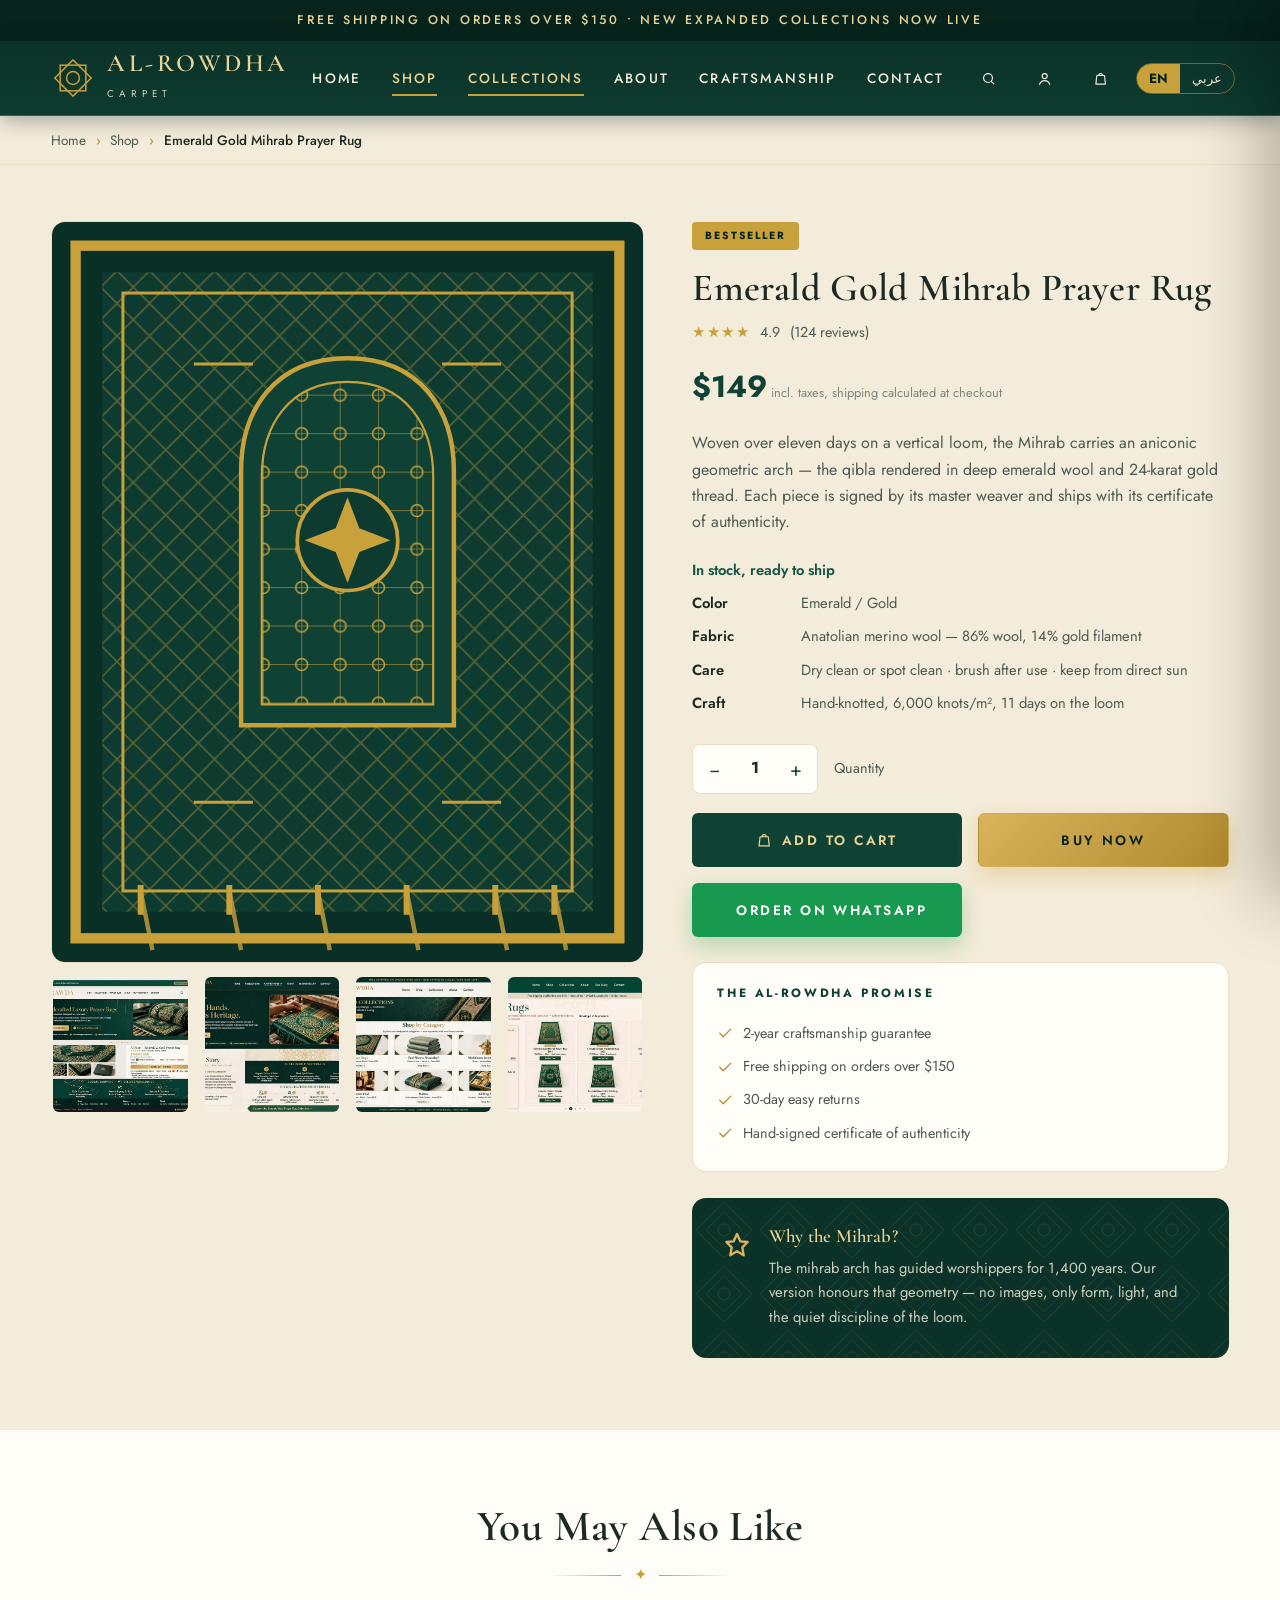
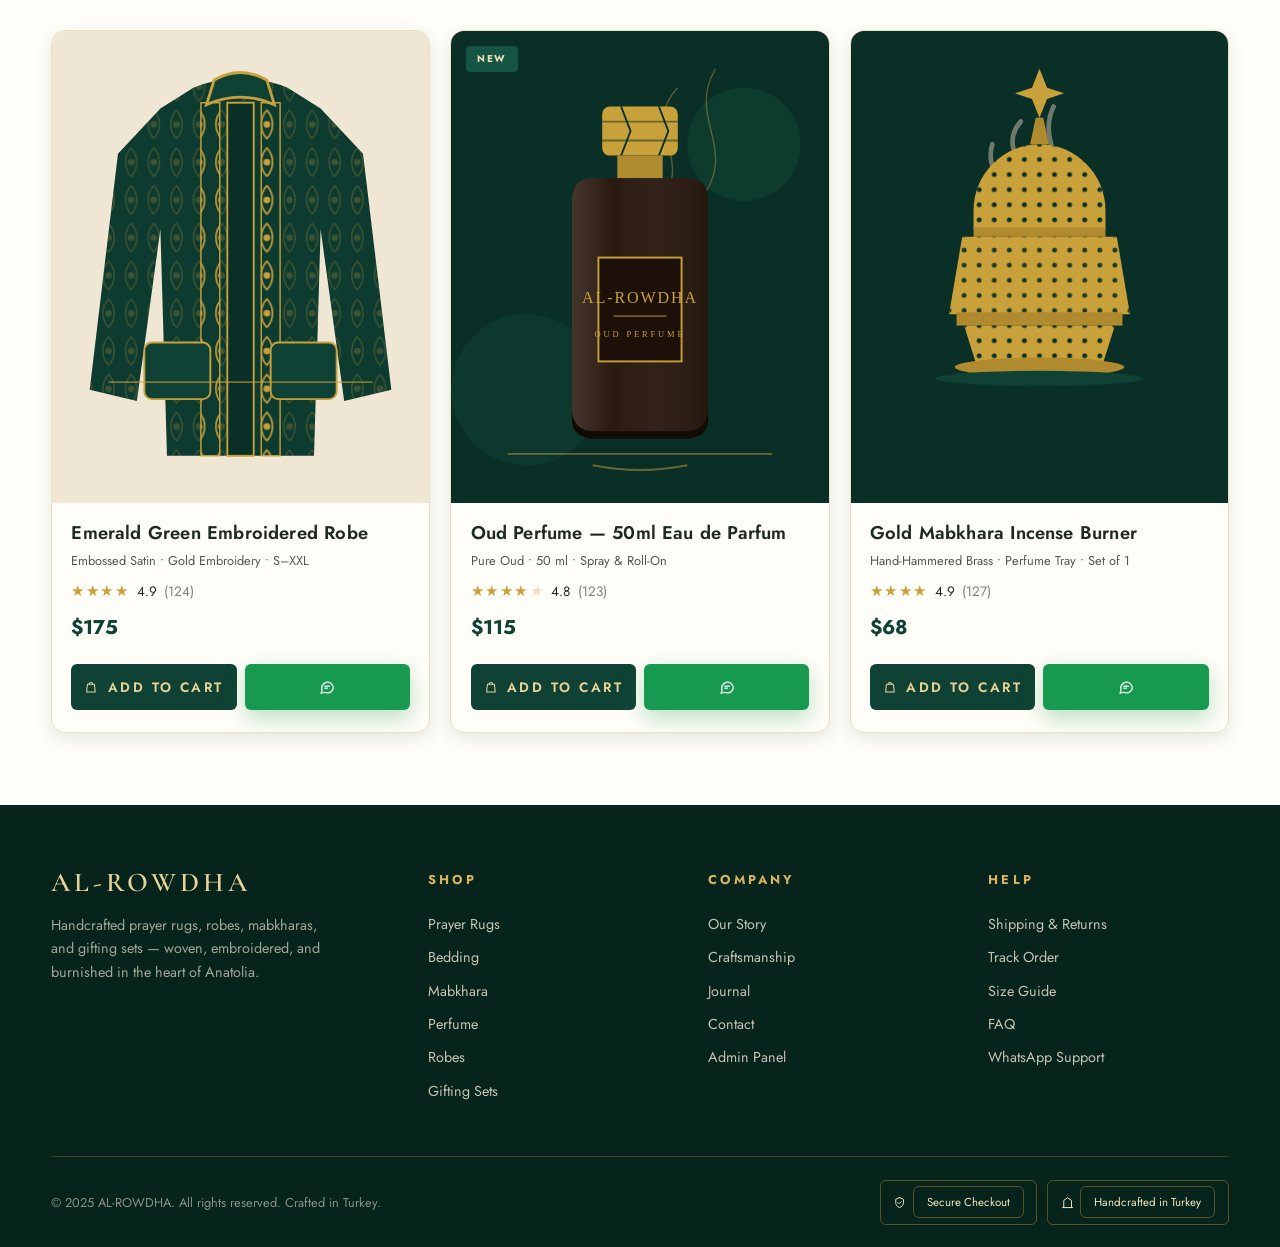
<file: product-rug.html>
<!DOCTYPE html>
<html lang="en" dir="ltr">
<head>
<meta charset="UTF-8">
<meta name="viewport" content="width=device-width, initial-scale=1.0">
<title>Emerald Gold Mihrab Prayer Rug</title>
<meta name="description" content="">
<script>(function(){var l=localStorage.getItem("arlang")||"en";document.documentElement.lang=l;document.documentElement.dir=l==="ar"?"rtl":"ltr";})();</script>
<link rel="preconnect" href="https://fonts.googleapis.com">
<link rel="preconnect" href="https://fonts.gstatic.com" crossorigin>
<link href="https://fonts.googleapis.com/css2?family=Cormorant+Garamond:wght@500;600;700&family=Jost:wght@400;500;600&family=Cairo:wght@400;500;600;700&family=Amiri:wght@400;700&display=swap" rel="stylesheet">
<link rel="stylesheet" href="assets/css/styles.css">
<link rel="icon" href="data:image/svg+xml,%3Csvg xmlns='http://www.w3.org/2000/svg' viewBox='0 0 48 48'%3E%3Crect width='48' height='48' rx='10' fill='%230d3b30'/%3E%3Cg fill='none' stroke='%23c9a13b' stroke-width='1.6'%3E%3Crect x='12' y='12' width='24' height='24'/%3E%3Crect x='12' y='12' width='24' height='24' transform='rotate(45 24 24)'/%3E%3Ccircle cx='24' cy='24' r='6'/%3E%3C/g%3E%3C/svg%3E">
</head>
<body data-product-id="rug1">
<div class="announce" data-i18n="announce">Free shipping on orders over $150 &bull; New expanded collections now live</div>
<header class="site-header">
  <div class="container nav-wrap">
    <a class="brand" href="index.html" aria-label="AL-ROWDHA home">
      <svg class="logo-mark" viewBox="0 0 48 48" fill="none" stroke="currentColor" stroke-width="1.6" aria-hidden="true"><rect x="10" y="10" width="28" height="28"/><rect x="10" y="10" width="28" height="28" transform="rotate(45 24 24)"/><circle cx="24" cy="24" r="7"/></svg>
      <span><span class="brand-name" data-i18n="brand">AL-ROWDHA</span><br><span class="brand-sub" data-i18n="brand_sub">CARPET</span></span>
    </a>
    <nav class="main-nav" id="main-nav">
      <a href="index.html" class="" data-i18n="nav_home">Home</a>
      <a href="prayer-rugs.html" class="active" data-i18n="nav_shop">Shop</a>
      <a href="prayer-rugs.html" class="active" data-i18n="nav_collections">Collections</a>
      <a href="craftsmanship.html" class="" data-i18n="nav_about">About</a>
      <a href="craftsmanship.html" class="" data-i18n="nav_craft">Craftsmanship</a>
      <a href="#" class="" data-i18n="nav_contact">Contact</a>
    </nav>
    <div class="head-actions">
      <button class="icon-btn" data-i18n-title="search" title="Search"><svg class="ic" viewBox="0 0 24 24"><circle cx="11" cy="11" r="7"/><path d="m20 20-3.5-3.5"/></svg></button>
      <button class="icon-btn" data-i18n-title="account" title="Account"><svg class="ic" viewBox="0 0 24 24"><circle cx="12" cy="8" r="4"/><path d="M4 21c1.5-4 5-6 8-6s6.5 2 8 6"/></svg></button>
      <button class="icon-btn cart-btn" data-i18n-title="cart" title="Cart"><svg class="ic" viewBox="0 0 24 24"><path d="M6 7h12l1.5 13.5h-15L6 7z"/><path d="M9 7a3 3 0 0 1 6 0"/></svg><span class="badge cart-count" style="display:none">0</span></button>
      <div class="lang-toggle" role="group" aria-label="Language"><button data-lang="en">EN</button><button data-lang="ar" dir="rtl">عربي</button></div>
      <button class="icon-btn nav-burger" title="Menu"><svg class="ic" viewBox="0 0 24 24"><path d="M4 7h16M4 12h16M4 17h16"/></svg></button>
    </div>
  </div>
</header>
<div class="breadcrumbs"><div class="container"><a href="index.html" data-i18n="nav_home">Home</a><span class="sep">›</span><a href="prayer-rugs.html" data-i18n="nav_shop">Shop</a><span class="sep">›</span><span class="current">Emerald Gold Mihrab Prayer Rug</span></div></div>

<section class="section section-cream" style="padding:3.5rem 0 4.5rem">
  <div class="container pd-layout">
    <div class="pd-gallery">
      <div class="main-img"><img src="assets/img/photos/photo-3.jpg" alt="Emerald Gold Mihrab Prayer Rug" data-photo-slot="p_rug1"></div>
      <div class="pd-thumbs">        <button class="" aria-label="View 1"><img src="assets/img/photos/photo-3.jpg"" alt=""></button>
        <button class="" aria-label="View 2"><img src="assets/img/photos/photo-1.jpg"" alt="" data-photo-slot="p_rug1_2"></button>
        <button class="" aria-label="View 3"><img src="assets/img/photos/photo-9.jpg"" alt=""></button>
        <button class="" aria-label="View 4"><img src="assets/img/photos/photo-4.jpg"" alt=""></button>
</div>
    </div>
    <div class="pd-info">
      <span class="pd-badge" data-i18n="b_badge_bestseller">Bestseller</span>
      <h1 data-i18n="rug1_name">Emerald Gold Mihrab Prayer Rug</h1>
      <div class="pd-rating"><span class="stars">★★★★</span> 4.9 <span class="count">(124 reviews)</span></div>
      <div class="pd-price keep-ltr">$149<span class="tax"> incl. taxes, shipping calculated at checkout</span></div>
      <p class="pd-desc" data-i18n="pd_rug1_desc">Woven over eleven days on a vertical loom, the Mihrab carries an aniconic geometric arch — the qibla rendered in deep emerald wool and 24-karat gold thread. Each piece is signed by its master weaver and ships with its certificate of authenticity.</p>
      <div class="pd-specs">
        <div class="row"><b data-i18n="pd_stock" style="color:var(--emerald-700)">In stock, ready to ship</b></div>
        <div class="row"><b data-i18n="pd_color">Color</b><span data-i18n="pd_color_val">Emerald / Gold</span></div>
        <div class="row"><b data-i18n="d_fabric">Fabric</b><span data-i18n="pd_rug1_fabric">Anatolian merino wool — 86% wool, 14% gold filament</span></div>
        <div class="row"><b data-i18n="d_care">Care</b><span data-i18n="pd_rug1_care">Dry clean or spot clean · brush after use · keep from direct sun</span></div>
        <div class="row"><b data-i18n="d_craft">Craft</b><span data-i18n="pd_rug1_craft">Hand-knotted, 6,000 knots/m², 11 days on the loom</span></div>
      </div>
      <div class="buy-row">
        <span class="qty"><button data-step="-1" aria-label="Decrease">−</button><span>1</span><button data-step="1" aria-label="Increase">+</button></span>
        <span style="font-size:.9rem;color:var(--ink-600)" data-i18n="pd_qty">Quantity</span>
      </div>
      <div class="pd-actions">
        <button class="btn btn-emerald" data-add="rug1"><svg class="ic" viewBox="0 0 24 24"><path d="M6 7h12l1.5 13.5h-15L6 7z"/><path d="M9 7a3 3 0 0 1 6 0"/></svg> <span data-i18n="btn_add_cart">Add to Cart</span></button>
        <button class="btn btn-gold" data-buy="rug1"><span data-i18n="btn_buy_now">Buy Now</span></button>
      </div>
      <div class="benefits">
        <h4 data-i18n="pd_ben_title">The AL-ROWDHA Promise</h4>
        <ul>
          <li><svg class="ic" viewBox="0 0 24 24"><path d="M20 6 9 17l-5-5"/></svg> <span data-i18n="ben1">2-year craftsmanship guarantee</span></li>
          <li><svg class="ic" viewBox="0 0 24 24"><path d="M20 6 9 17l-5-5"/></svg> <span data-i18n="ben2">Free shipping on orders over $150</span></li>
          <li><svg class="ic" viewBox="0 0 24 24"><path d="M20 6 9 17l-5-5"/></svg> <span data-i18n="ben3">30-day easy returns</span></li>
          <li><svg class="ic" viewBox="0 0 24 24"><path d="M20 6 9 17l-5-5"/></svg> <span data-i18n="ben4">Hand-signed certificate of authenticity</span></li>
        </ul>
      </div>
      <div class="why-box" style="margin-top:1.6rem">
        <div class="pattern-bg-dark" aria-hidden="true"></div>
        <svg class="ic" viewBox="0 0 24 24"><path d="m12 3 2.5 5.5L20 9l-4 4 1 6-5-3-5 3 1-6-4-4 5.5-.5Z"/></svg>
        <div><h3 data-i18n="pd_rug1_why_t">Why the Mihrab?</h3><p data-i18n="pd_rug1_why">The mihrab arch has guided worshippers for 1,400 years. Our version honours that geometry — no images, only form, light, and the quiet discipline of the loom.</p></div>
      </div>
    </div>
  </div>
</section>

<section class="section section-white">
  <div class="container">
    <div class="sec-head"><h2 data-i18n="pd_related">You May Also Like</h2><div class="orn" aria-hidden="true">✦</div></div>
    <div class="rel-grid" style="display:grid;grid-template-columns:repeat(3,1fr);gap:1.25rem">      <article class="prod-card" data-id="rob">
        <a class="pc-img" href="product-robe.html"><img src="assets/img/robe.svg" alt=""></a>
        <div class="pc-body">
          <h3 data-prod-name="rob">Emerald Embroidered Robe</h3>
          <p class="pc-meta" data-prod-meta="rob">Embossed Satin • Gold Embroidery • S–XXL</p>
          <div class="pc-rating"><span class="stars">★★★★</span> 4.9 <span class="count">(124)</span></div>
          <div class="pc-price keep-ltr">$175</div>
          <div class="pc-actions"><button class="btn btn-emerald" data-add="rob"><svg class="ic" viewBox="0 0 24 24"><path d="M6 7h12l1.5 13.5h-15L6 7z"/><path d="M9 7a3 3 0 0 1 6 0"/></svg> <span data-i18n="btn_add_cart">Add to Cart</span></button></div>
        </div>
      </article>
      <article class="prod-card" data-id="oud">
        <a class="pc-img" href="product-perfume.html"><img src="assets/img/perfume.svg" alt=""><span class="pc-badge new" data-i18n="b_badge_new">New</span></a>
        <div class="pc-body">
          <h3 data-prod-name="oud">Oud Perfume — 50 ml</h3>
          <p class="pc-meta" data-prod-meta="oud">Pure Oud • 50 ml • Spray & Roll-On</p>
          <div class="pc-rating"><span class="stars">★★★★<i class="dim">★</i></span> 4.8 <span class="count">(123)</span></div>
          <div class="pc-price keep-ltr">$115</div>
          <div class="pc-actions"><button class="btn btn-emerald" data-add="oud"><svg class="ic" viewBox="0 0 24 24"><path d="M6 7h12l1.5 13.5h-15L6 7z"/><path d="M9 7a3 3 0 0 1 6 0"/></svg> <span data-i18n="btn_add_cart">Add to Cart</span></button></div>
        </div>
      </article>
      <article class="prod-card" data-id="mab">
        <a class="pc-img" href="product-mabkhara.html"><img src="assets/img/mabkhara.svg" alt=""></a>
        <div class="pc-body">
          <h3 data-prod-name="mab">Gold Mabkhara Incense Burner</h3>
          <p class="pc-meta" data-prod-meta="mab">Hand-Hammered Brass • Perfume Tray</p>
          <div class="pc-rating"><span class="stars">★★★★</span> 4.9 <span class="count">(127)</span></div>
          <div class="pc-price keep-ltr">$68</div>
          <div class="pc-actions"><button class="btn btn-emerald" data-add="mab"><svg class="ic" viewBox="0 0 24 24"><path d="M6 7h12l1.5 13.5h-15L6 7z"/><path d="M9 7a3 3 0 0 1 6 0"/></svg> <span data-i18n="btn_add_cart">Add to Cart</span></button></div>
        </div>
      </article>
</div>
  </div>
</section>

<footer class="site-footer">
  <div class="container">
    <div class="foot-grid">
      <div class="foot-brand">
        <span class="brand-name" data-i18n="brand">AL-ROWDHA</span>
        <p data-i18n="foot_tag">Handcrafted prayer rugs, robes, mabkharas, and gifting sets — woven, embroidered, and burnished in the heart of Anatolia.</p>
      </div>
      <div class="foot-col"><h4 data-i18n="foot_shop">Shop</h4><a href="prayer-rugs.html" data-i18n="foot_l1">Prayer Rugs</a><a href="product-bedding.html" data-i18n="foot_l2">Bedding</a><a href="product-mabkhara.html" data-i18n="foot_l3">Mabkhara</a><a href="product-perfume.html" data-i18n="foot_l4">Perfume</a><a href="product-robe.html" data-i18n="foot_l5">Robes</a><a href="prayer-rugs.html" data-i18n="foot_l6">Gifting Sets</a></div>
      <div class="foot-col"><h4 data-i18n="foot_company">Company</h4><a href="craftsmanship.html" data-i18n="foot_c1">Our Story</a><a href="craftsmanship.html" data-i18n="foot_c2">Craftsmanship</a><a href="#" data-i18n="foot_c3">Journal</a><a href="#" data-i18n="foot_c4">Contact</a>
        <a href="admin.html" data-i18n="admin">Admin Panel</a></div>
      <div class="foot-col"><h4 data-i18n="foot_help">Help</h4><a href="#" data-i18n="foot_h1">Shipping &amp; Returns</a><a href="#" data-i18n="foot_h2">Track Order</a><a href="#" data-i18n="foot_h3">Size Guide</a><a href="#" data-i18n="foot_h4">FAQ</a><a href="#" data-i18n="foot_h5">WhatsApp Support</a></div>
    </div>
    <div class="foot-bottom">
      <span data-i18n="foot_copy">© 2025 AL-ROWDHA. All rights reserved. Crafted in Turkey.</span>
      <div class="foot-chips"><span><svg class="ic" viewBox="0 0 24 24"><path d="M12 3 5 6v6c0 4.5 3 7.5 7 9 4-1.5 7-4.5 7-9V6l-7-3z"/><path d="m9 12 2 2 4-4"/></svg> <span data-i18n="foot_secure">Secure Checkout</span></span><span><svg class="ic" viewBox="0 0 24 24"><path d="M3 21h18M5 21V8l7-5 7 5v13"/></svg> <span data-i18n="foot_made">Handcrafted in Turkey</span></span></div>
    </div>
  </div>
</footer>
<div class="drawer-overlay" id="drawer-overlay"></div>
<aside class="cart-drawer" id="cart-drawer" aria-label="Shopping bag">
  <div class="cart-head"><h3 data-i18n="cart_title">Your Bag</h3><button class="icon-btn" onclick="closeCart()" aria-label="Close">✕</button></div>
  <div class="cart-items" id="cart-items"></div>
  <div class="cart-foot">
    <div class="cart-total" id="cart-total-row"><span data-i18n="cart_total">Total</span><span class="keep-ltr" id="cart-total-val">$0</span></div>
    <button class="btn btn-gold btn-block" id="checkout-btn" data-i18n="btn_checkout">Proceed to Checkout</button>
  </div>
</aside>
<script src="assets/js/i18n.js"></script>
<script src="assets/js/catalog.js"></script>
  <script src="assets/js/app.js"></script>
</body>
</html>
</file>
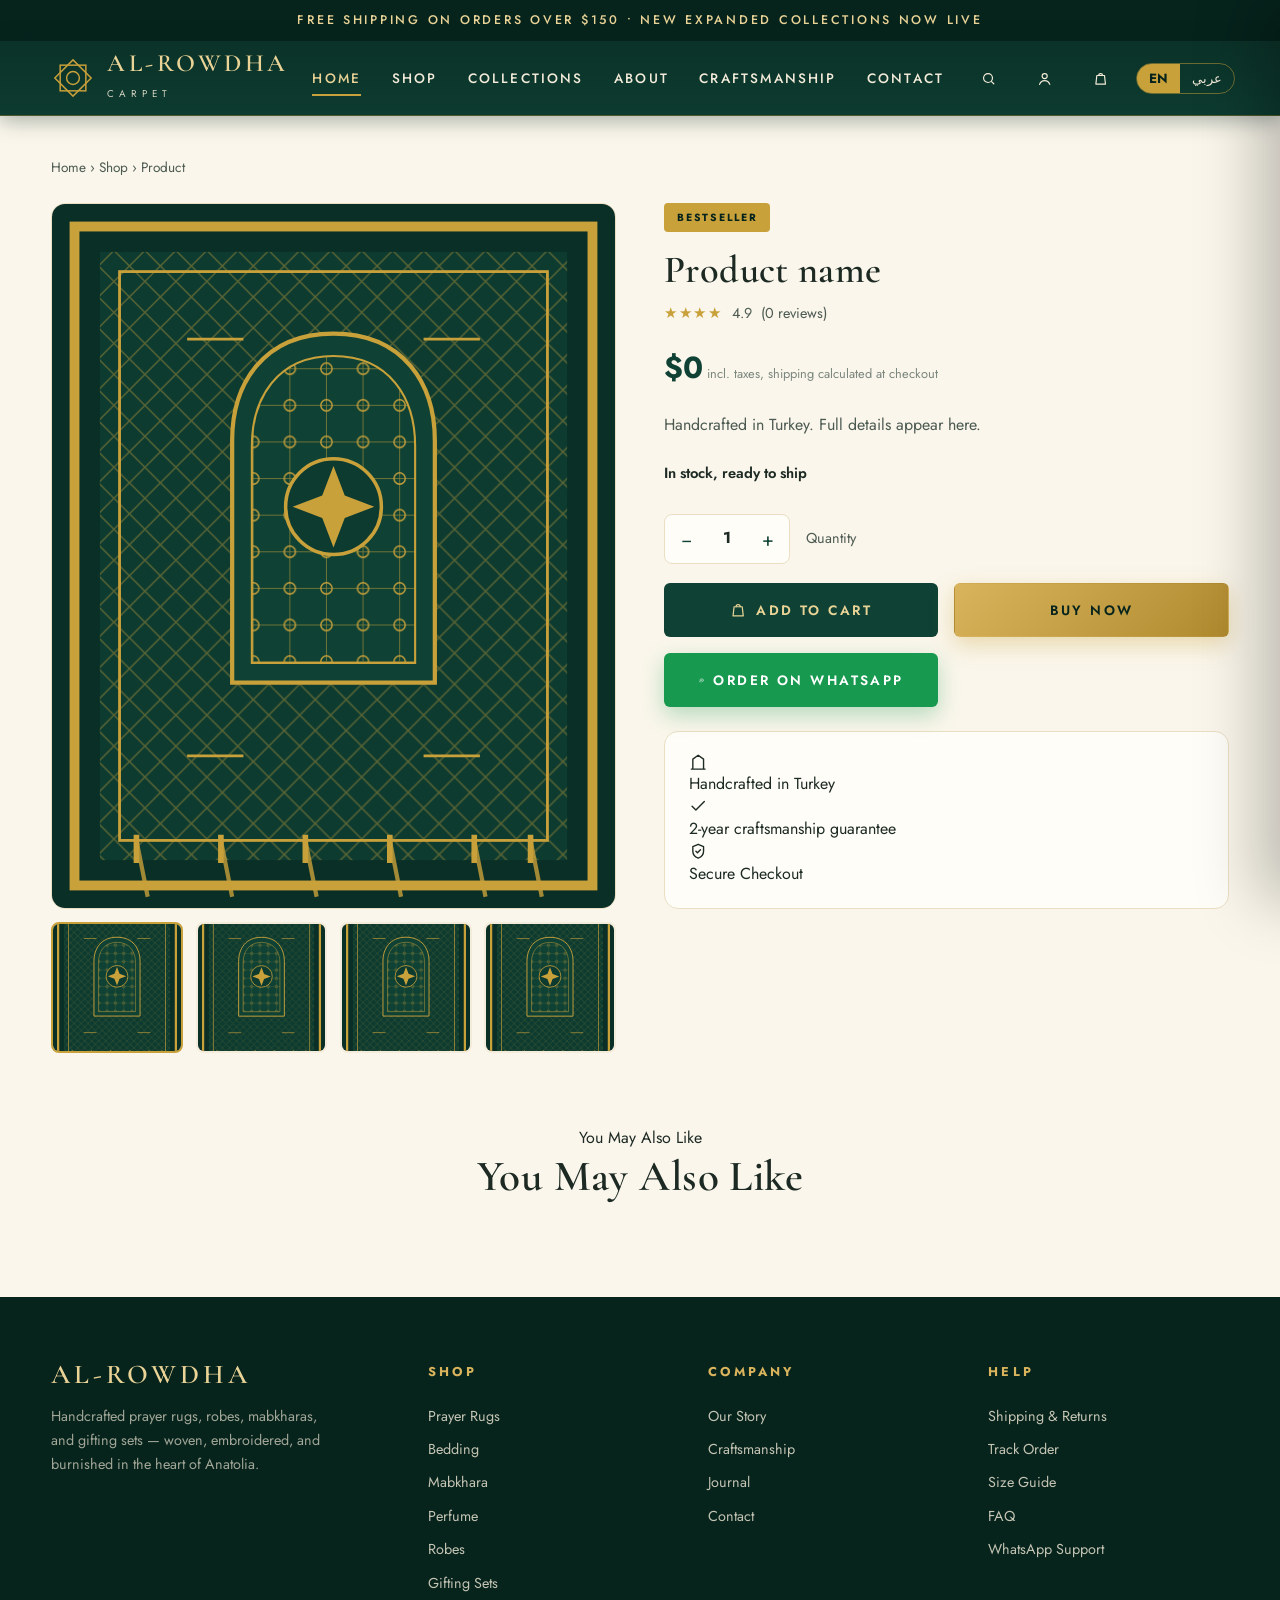
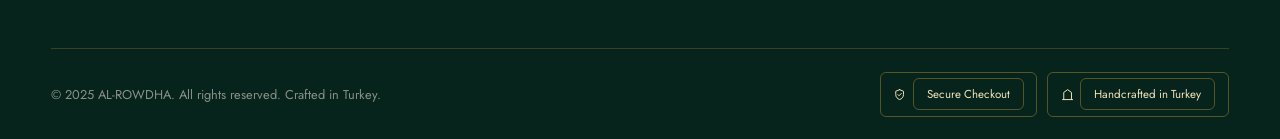
<file: product.html>
<!DOCTYPE html>
<html lang="en" dir="ltr">
<head>
<meta charset="UTF-8">
<meta name="viewport" content="width=device-width, initial-scale=1.0">
<title>Product — AL-ROWDHA</title>
<meta name="description" content="Handcrafted prayer rugs, sharashef bedding, mabkharas, oud perfume and robes — woven and embroidered in the heart of Anatolia.">
<script>(function(){var l=localStorage.getItem("arlang")||"en";document.documentElement.lang=l;document.documentElement.dir=l==="ar"?"rtl":"ltr";})();</script>
<link rel="preconnect" href="https://fonts.googleapis.com">
<link rel="preconnect" href="https://fonts.gstatic.com" crossorigin>
<link href="https://fonts.googleapis.com/css2?family=Cormorant+Garamond:wght@500;600;700&family=Jost:wght@400;500;600&family=Cairo:wght@400;500;600;700&family=Amiri:wght@400;700&display=swap" rel="stylesheet">
<link rel="stylesheet" href="assets/css/styles.css">
<link rel="icon" href="data:image/svg+xml,%3Csvg xmlns='http://www.w3.org/2000/svg' viewBox='0 0 48 48'%3E%3Crect width='48' height='48' rx='10' fill='%230d3b30'/%3E%3Cg fill='none' stroke='%23c9a13b' stroke-width='1.6'%3E%3Crect x='12' y='12' width='24' height='24'/%3E%3Crect x='12' y='12' width='24' height='24' transform='rotate(45 24 24)'/%3E%3Ccircle cx='24' cy='24' r='6'/%3E%3C/g%3E%3C/svg%3E">
</head>
<body data-dynamic-product="1">
<div class="announce" data-i18n="announce">Free shipping on orders over $150 • New expanded collections now live</div>

<header class="site-header">
  <div class="container nav-wrap">
    <a class="brand" href="index.html" aria-label="AL-ROWDHA home">
      <svg class="logo-mark" viewBox="0 0 48 48" fill="none" stroke="currentColor" stroke-width="1.6" aria-hidden="true">
        <rect x="10" y="10" width="28" height="28"/><rect x="10" y="10" width="28" height="28" transform="rotate(45 24 24)"/><circle cx="24" cy="24" r="7"/>
      </svg>
      <span><span class="brand-name" data-i18n="brand">AL-ROWDHA</span><br><span class="brand-sub" data-i18n="brand_sub">CARPET</span></span>
    </a>
    <nav class="main-nav" id="main-nav">
      <a href="index.html" class="active" data-i18n="nav_home">Home</a>
      <a href="prayer-rugs.html" data-i18n="nav_shop">Shop</a>
      <a href="prayer-rugs.html" data-i18n="nav_collections">Collections</a>
      <a href="craftsmanship.html" data-i18n="nav_about">About</a>
      <a href="craftsmanship.html" data-i18n="nav_craft">Craftsmanship</a>
      <a href="#contact" data-i18n="nav_contact">Contact</a>
    </nav>
    <div class="head-actions">
      <button class="icon-btn" data-i18n-title="search" title="Search"><svg class="ic" viewBox="0 0 24 24"><circle cx="11" cy="11" r="7"/><path d="m20 20-3.5-3.5"/></svg></button>
      <button class="icon-btn" data-i18n-title="account" title="Account"><svg class="ic" viewBox="0 0 24 24"><circle cx="12" cy="8" r="4"/><path d="M4 21c1.5-4 5-6 8-6s6.5 2 8 6"/></svg></button>
      <button class="icon-btn cart-btn" data-i18n-title="cart" title="Cart"><svg class="ic" viewBox="0 0 24 24"><path d="M6 7h12l1.5 13.5h-15L6 7z"/><path d="M9 7a3 3 0 0 1 6 0"/></svg><span class="badge cart-count" style="display:none">0</span></button>
      <div class="lang-toggle" role="group" aria-label="Language">
        <button data-lang="en">EN</button><button data-lang="ar" dir="rtl">عربي</button>
      </div>
      <button class="icon-btn nav-burger" title="Menu"><svg class="ic" viewBox="0 0 24 24"><path d="M4 7h16M4 12h16M4 17h16"/></svg></button>
    </div>
  </div>
</header>
  <main>
    <section class="section" style="padding-top:2.5rem">
      <div class="container">
        <nav class="breadcrumb" style="margin-bottom:1.5rem;font-size:.85rem;color:var(--ink-600)">
          <a href="index.html" data-i18n="nav_home">Home</a> &rsaquo; <a href="prayer-rugs.html" data-i18n="nav_shop">Shop</a> &rsaquo; <span id="bc-name">Product</span>
        </nav>
        <div class="prod-layout" style="display:grid;grid-template-columns:1fr 1fr;gap:3rem">
          <div class="pd-gallery">
            <div class="main-img"><img id="dp-img" src="assets/img/rug-mihrab.svg" alt="Product"></div>
            <div class="pd-thumbs">
              <button class="active" aria-label="View 1"><img src="assets/img/rug-mihrab.svg" alt=""></button>
              <button aria-label="View 2"><img src="assets/img/rug-mihrab.svg" alt=""></button>
              <button aria-label="View 3"><img src="assets/img/rug-mihrab.svg" alt=""></button>
              <button aria-label="View 4"><img src="assets/img/rug-mihrab.svg" alt=""></button>
            </div>
          </div>
          <div class="pd-info">
            <span class="pd-badge" data-i18n="b_badge_bestseller">Bestseller</span>
            <h1 id="dp-name">Product name</h1>
            <div class="pd-rating"><span class="stars">★★★★</span> 4.9 <span class="count">(0 reviews)</span></div>
            <div class="pd-price keep-ltr">$0<span class="tax"> incl. taxes, shipping calculated at checkout</span></div>
            <p class="pd-desc" id="dp-desc">Handcrafted in Turkey. Full details appear here.</p>
            <div class="pd-specs">
              <div class="row"><b data-i18n="pd_stock">In stock, ready to ship</b></div>
            </div>
            <div class="buy-row">
              <span class="qty"><button data-step="-1" aria-label="Decrease">−</button><span>1</span><button data-step="1" aria-label="Increase">+</button></span>
              <span style="font-size:.9rem;color:var(--ink-600)" data-i18n="pd_qty">Quantity</span>
            </div>
            <div class="pd-actions">
              <button class="btn btn-emerald" data-add=""><svg class="ic" viewBox="0 0 24 24"><path d="M6 7h12l1.5 13.5h-15L6 7z"/><path d="M9 7a3 3 0 0 1 6 0"/></svg> <span data-i18n="btn_add_cart">Add to Cart</span></button>
              <button class="btn btn-gold" data-buy=""><span data-i18n="btn_buy_now">Buy Now</span></button>
            </div>
            <div class="benefits" style="margin-top:1.5rem">
              <span><svg class="ic" viewBox="0 0 24 24"><path d="M3 21h18M5 21V8l7-5 7 5v13"/></svg> <span data-i18n="foot_made">Handcrafted in Turkey</span></span>
              <span><svg class="ic" viewBox="0 0 24 24"><path d="M20 6 9 17l-5-5"/></svg> <span data-i18n="ben1">Free returns</span></span>
              <span><svg class="ic" viewBox="0 0 24 24"><path d="M12 3 5 6v6c0 4.5 3 7.5 7 9 4-1.5 7-4.5 7-9V6l-7-3z"/><path d="m9 12 2 2 4-4"/></svg> <span data-i18n="foot_secure">Secure Checkout</span></span>
            </div>
          </div>
        </div>
        <section style="margin-top:4.5rem">
          <div class="sec-head" style="margin-bottom:1.5rem">
            <span class="eyebrow" data-i18n="pd_related">You may also like</span>
            <h2 data-i18n="pd_related">You may also like</h2>
          </div>
          <div class="rel-grid" style="display:grid;grid-template-columns:repeat(3,1fr);gap:1.25rem"></div>
        </section>
      </div>
    </section>
  </main>

<footer class="site-footer">
  <div class="container">
    <div class="foot-grid">
      <div class="foot-brand">
        <span class="brand-name" data-i18n="brand">AL-ROWDHA</span>
        <p data-i18n="foot_tag">Handcrafted prayer rugs, robes, mabkharas, and gifting sets — woven, embroidered, and burnished in the heart of Anatolia.</p>
      </div>
      <div class="foot-col">
        <h4 data-i18n="foot_shop">Shop</h4>
        <a href="prayer-rugs.html" data-i18n="foot_l1">Prayer Rugs</a>
        <a href="product-bedding.html" data-i18n="foot_l2">Bedding</a>
        <a href="product-mabkhara.html" data-i18n="foot_l3">Mabkhara</a>
        <a href="product-perfume.html" data-i18n="foot_l4">Perfume</a>
        <a href="product-robe.html" data-i18n="foot_l5">Robes</a>
        <a href="prayer-rugs.html" data-i18n="foot_l6">Gifting Sets</a>
      </div>
      <div class="foot-col">
        <h4 data-i18n="foot_company">Company</h4>
        <a href="craftsmanship.html" data-i18n="foot_c1">Our Story</a>
        <a href="craftsmanship.html" data-i18n="foot_c2">Craftsmanship</a>
        <a href="#" data-i18n="foot_c3">Journal</a>
        <a href="#" data-i18n="foot_c4">Contact</a>
      </div>
      <div class="foot-col">
        <h4 data-i18n="foot_help">Help</h4>
        <a href="#" data-i18n="foot_h1">Shipping &amp; Returns</a>
        <a href="#" data-i18n="foot_h2">Track Order</a>
        <a href="#" data-i18n="foot_h3">Size Guide</a>
        <a href="#" data-i18n="foot_h4">FAQ</a>
        <a href="#" data-i18n="foot_h5">WhatsApp Support</a>
      </div>
    </div>
    <div class="foot-bottom">
      <span data-i18n="foot_copy">© 2025 AL-ROWDHA. All rights reserved. Crafted in Turkey.</span>
      <div class="foot-chips">
        <span><svg class="ic" viewBox="0 0 24 24"><path d="M12 3 5 6v6c0 4.5 3 7.5 7 9 4-1.5 7-4.5 7-9V6l-7-3z"/><path d="m9 12 2 2 4-4"/></svg> <span data-i18n="foot_secure">Secure Checkout</span></span>
        <span><svg class="ic" viewBox="0 0 24 24"><path d="M3 21h18M5 21V8l7-5 7 5v13"/></svg> <span data-i18n="foot_made">Handcrafted in Turkey</span></span>
      </div>
    </div>
  </div>
</footer>
<div class="drawer-overlay" id="drawer-overlay"></div>
<aside class="cart-drawer" id="cart-drawer" aria-label="Shopping bag">
  <div class="cart-head">
    <h3 data-i18n="cart_title">Your Bag</h3>
    <button class="icon-btn" onclick="closeCart()" aria-label="Close">✕</button>
  </div>
  <div class="cart-items" id="cart-items"></div>
  <div class="cart-foot">
    <div class="cart-total" id="cart-total-row"><span data-i18n="cart_total">Total</span><span class="keep-ltr" id="cart-total-val">$0</span></div>
    <button class="btn btn-gold btn-block" id="checkout-btn" data-i18n="btn_checkout">Proceed to Checkout</button>
  </div>
</aside>

<script src="assets/js/i18n.js"></script>
<script src="assets/js/catalog.js"></script>
<script src="assets/js/app.js"></script>
</body>
</html>
</file>
<file: assets/css/styles.css>
/* ============ AL-ROWDHA — Luxury Handcrafted Goods ============ */
:root{
  --emerald-950:#06231c;
  --emerald-900:#0b3228;
  --emerald-850:#0d3b30;
  --emerald-800:#0f4234;
  --emerald-700:#155543;
  --emerald-600:#1c6a53;
  --gold-600:#b08a2e;
  --gold-500:#c9a13b;
  --gold-400:#d9b45c;
  --gold-300:#e9d396;
  --gold-200:#f1e3bb;
  --cream-50:#faf6eb;
  --cream-100:#f4ecda;
  --cream-200:#eadfc3;
  --ink-900:#1d2a24;
  --ink-600:#4c5a52;
  --ink-400:#7a867e;
  --white:#fffdf8;
  --font-serif:'Cormorant Garamond',Georgia,'Times New Roman',serif;
  --font-sans:'Jost','Trebuchet MS',sans-serif;
  --font-ar:'Cairo','Jost',sans-serif;
  --shadow:0 12px 34px rgba(11,50,40,.14);
  --shadow-sm:0 6px 18px rgba(11,50,40,.1);
  --radius:14px;
  --header-h:74px;
}
*{margin:0;padding:0;box-sizing:border-box}
html{scroll-behavior:smooth}
body{
  font-family:var(--font-sans);
  color:var(--ink-900);
  background:var(--cream-50);
  line-height:1.65;
  font-size:16px;
}
/* Arabic mode: switch font stacks */
html[dir="rtl"] body{font-family:var(--font-ar);line-height:1.8;font-size:15.5px}
html[dir="rtl"] h1,html[dir="rtl"] h2,html[dir="rtl"] h3,html[dir="rtl"] .serif{font-family:var(--font-ar);letter-spacing:0!important}
html[dir="rtl"] .keep-ltr{direction:ltr;unicode-bidi:isolate}
h1,h2,h3,.serif{font-family:var(--font-serif);font-weight:600;line-height:1.15;letter-spacing:.01em}
img,svg{display:block;max-width:100%}
a{color:inherit;text-decoration:none}
ul{list-style:none}
button{font-family:inherit;cursor:pointer;border:none;background:none}
input,select{font-family:inherit;font-size:1rem}
.container{width:min(1240px,92%);margin-inline:auto}
.gold{color:var(--gold-500)}
.ic{width:1.15em;height:1.15em;stroke:currentColor;fill:none;stroke-width:1.8;stroke-linecap:round;stroke-linejoin:round;vertical-align:-.2em}

/* Islamic geometric bg pattern */
.pattern-bg{
  background-image:url("data:image/svg+xml,%3Csvg xmlns='http://www.w3.org/2000/svg' width='56' height='56' viewBox='0 0 56 56'%3E%3Cg fill='none' stroke='%23c9a13b' stroke-width='1' opacity='.16'%3E%3Cpath d='M28 4 L52 28 L28 52 L4 28 Z'/%3E%3Ccircle cx='28' cy='28' r='9'/%3E%3Cpath d='M28 0v10M28 46v10M0 28h10M46 28h10'/%3E%3C/g%3E%3C/svg%3E");
}
.pattern-bg-dark{
  background-image:url("data:image/svg+xml,%3Csvg xmlns='http://www.w3.org/2000/svg' width='64' height='64' viewBox='0 0 64 64'%3E%3Cg fill='none' stroke='%23c9a13b' stroke-width='1' opacity='.13'%3E%3Cpath d='M32 4 L60 32 L32 60 L4 32 Z'/%3E%3Cpath d='M32 14 L50 32 L32 50 L14 32 Z'/%3E%3Ccircle cx='32' cy='32' r='6'/%3E%3C/g%3E%3C/svg%3E");
}

/* ============ Announcement bar ============ */
.announce{
  background:var(--emerald-950);
  color:var(--gold-300);
  font-size:.78rem;letter-spacing:.22em;text-transform:uppercase;
  text-align:center;padding:.65rem 1rem;font-weight:500;
}
html[dir="rtl"] .announce{letter-spacing:.08em;font-size:.85rem}
.announce b{color:var(--gold-400);font-weight:600}

/* ============ Header ============ */
.site-header{
  background:linear-gradient(180deg,var(--emerald-900),var(--emerald-850));
  color:var(--cream-50);
  position:sticky;top:0;z-index:200;
  border-bottom:1px solid rgba(201,161,59,.35);
  box-shadow:0 4px 20px rgba(6,35,28,.35);
}
.nav-wrap{display:flex;align-items:center;gap:1.5rem;height:var(--header-h)}
.brand{display:flex;align-items:center;gap:.75rem;color:var(--gold-400);flex-shrink:0}
.brand .logo-mark{width:44px;height:44px;color:var(--gold-500)}
.brand-name{font-family:var(--font-serif);font-size:1.55rem;letter-spacing:.14em;font-weight:600;line-height:1;color:var(--gold-300)}
.brand-sub{font-size:.62rem;letter-spacing:.5em;text-transform:uppercase;color:var(--cream-100);opacity:.85;margin-top:.2rem}
html[dir="rtl"] .brand-sub{letter-spacing:.25em}
.main-nav{display:flex;gap:1.9rem;margin-inline:auto}
.main-nav a{font-size:.85rem;letter-spacing:.16em;text-transform:uppercase;font-weight:500;color:var(--cream-100);padding:.4rem 0;position:relative;transition:color .25s}
html[dir="rtl"] .main-nav a{letter-spacing:.05em}
.main-nav a::after{content:"";position:absolute;inset-inline:0;bottom:0;height:2px;background:var(--gold-500);transform:scaleX(0);transition:transform .3s;transform-origin:center}
.main-nav a:hover,.main-nav a.active{color:var(--gold-300)}
.main-nav a:hover::after,.main-nav a.active::after{transform:scaleX(1)}
.head-actions{display:flex;align-items:center;gap:1rem;margin-inline-start:auto}
.icon-btn{width:40px;height:40px;display:grid;place-items:center;border-radius:50%;color:var(--cream-100);transition:.25s}
.icon-btn:hover{color:var(--gold-300);background:rgba(201,161,59,.12)}
.icon-btn .badge{position:absolute;transform:translate(10px,-10px);background:var(--gold-500);color:var(--emerald-950);font-size:.62rem;font-weight:700;min-width:17px;height:17px;border-radius:99px;display:grid;place-items:center;padding:0 4px}
html[dir="rtl"] .icon-btn .badge{transform:translate(-10px,-10px)}
/* ============ Category cards ============ */
.cat-grid{display:grid;grid-template-columns:repeat(3,1fr);gap:1.8rem}
.cat-card{background:var(--white);border:1px solid var(--cream-200);border-radius:var(--radius);overflow:hidden;box-shadow:var(--shadow-sm);transition:.3s;text-align:center;position:relative}
.cat-card:hover{transform:translateY(-6px);box-shadow:var(--shadow);border-color:var(--gold-400)}
.cat-card .cat-img{height:210px;overflow:hidden;background:var(--cream-100)}
.cat-card .cat-img img{width:100%;height:100%;object-fit:cover;transition:transform .5s}
.cat-card:hover .cat-img img{transform:scale(1.06)}
.cat-card .cat-body{padding:1.4rem 1.2rem 1.7rem}
.cat-card h3{font-size:1.45rem;margin-bottom:.35rem}
.cat-card .cat-meta{font-size:.85rem;color:var(--ink-600);margin-bottom:1rem}
.cat-card .btn{padding:.6rem 1.4rem;font-size:.75rem}
/* ============ Product cards ============ */
.prod-grid{display:grid;grid-template-columns:repeat(4,1fr);gap:1.6rem}
.prod-card{background:var(--white);border:1px solid var(--cream-200);border-radius:var(--radius);overflow:hidden;box-shadow:var(--shadow-sm);transition:.3s;display:flex;flex-direction:column}
.prod-card:hover{transform:translateY(-5px);box-shadow:var(--shadow);border-color:var(--gold-400)}
.prod-card .pc-img{aspect-ratio:4/5;overflow:hidden;background:var(--cream-100);position:relative}
.prod-card .pc-img img{width:100%;height:100%;object-fit:cover;transition:transform .5s}
.prod-card:hover .pc-img img{transform:scale(1.05)}
.pc-badge{position:absolute;top:.9rem;inset-inline-start:.9rem;background:var(--gold-500);color:var(--emerald-950);font-size:.62rem;font-weight:700;letter-spacing:.16em;padding:.3rem .7rem;border-radius:4px;text-transform:uppercase;z-index:2}
html[dir="rtl"] .pc-badge{letter-spacing:.05em}
.pc-badge.new{background:var(--emerald-700);color:var(--gold-200)}
.pc-body{padding:1.2rem 1.2rem 1.4rem;display:flex;flex-direction:column;gap:.45rem;flex:1}
.pc-body h3{font-size:1.15rem;font-family:var(--font-sans);font-weight:600}
.pc-meta{font-size:.8rem;color:var(--ink-600)}
.pc-rating{display:flex;align-items:center;gap:.45rem;font-size:.85rem}
.pc-rating .count{color:var(--ink-400)}
.stars{color:var(--gold-500);letter-spacing:.1em;font-size:.95rem}
.stars .dim{color:var(--cream-200)}
.pc-price{font-size:1.25rem;font-weight:700;color:var(--emerald-800)}
.pc-price .old{color:var(--ink-400);text-decoration:line-through;font-weight:400;font-size:.95rem;margin-inline-start:.5rem}
.pc-actions{margin-top:auto;padding-top:.8rem}
.pc-actions .btn{width:100%;padding:.75rem}
/* CONTINUE2 */
/* ============ Buttons ============ */
.btn{display:inline-flex;align-items:center;justify-content:center;gap:.6rem;font-weight:600;font-size:.85rem;letter-spacing:.18em;text-transform:uppercase;padding:1rem 2.1rem;border-radius:6px;transition:.25s;border:1px solid transparent;white-space:nowrap}
html[dir="rtl"] .btn{letter-spacing:.06em}
.btn-gold{background:linear-gradient(135deg,var(--gold-400),var(--gold-600));color:var(--emerald-950);box-shadow:0 8px 22px rgba(201,161,59,.35)}
.btn-gold:hover{transform:translateY(-2px);box-shadow:0 12px 28px rgba(201,161,59,.45)}
.btn-outline-gold{border-color:var(--gold-500);color:var(--gold-300)}
.btn-outline-gold:hover{background:rgba(201,161,59,.12)}
.btn-emerald{background:var(--emerald-800);color:var(--gold-300)}
.btn-emerald:hover{background:var(--emerald-700)}
.btn-outline{border-color:var(--emerald-700);color:var(--emerald-800)}
.btn-outline:hover{background:var(--emerald-800);color:var(--gold-200)}
.btn-block{width:100%}
.btn .ic{width:1.2em;height:1.2em}
/* ============ Breadcrumbs ============ */
.breadcrumbs{background:var(--cream-100);border-bottom:1px solid var(--cream-200);padding:.8rem 0;font-size:.85rem;color:var(--ink-600)}
.breadcrumbs .container{display:flex;align-items:center;gap:.6rem;flex-wrap:wrap}
.breadcrumbs a:hover{color:var(--emerald-800)}
.breadcrumbs .sep{color:var(--gold-600)}
.breadcrumbs .current{color:var(--ink-900);font-weight:500}
/* ============ Hero (home) ============ */
.hero{background:linear-gradient(120deg,var(--emerald-950) 55%,var(--emerald-850));color:var(--cream-50);overflow:hidden;position:relative}
.hero .pattern-bg-dark{position:absolute;inset:0}
.hero-inner{position:relative;display:grid;grid-template-columns:1.15fr .85fr;gap:3rem;align-items:center;padding:5rem 0 5.5rem}
.hero h1{font-size:clamp(2.2rem,4.6vw,3.6rem);color:var(--gold-300)}
.hero .hero-sub{font-size:1.15rem;color:var(--gold-200);font-weight:500;margin-bottom:1rem}
.hero p.lead{color:rgba(250,246,235,.85);max-width:46ch;margin-bottom:2rem}
.hero-cta{display:flex;gap:1rem;flex-wrap:wrap;margin-bottom:2.2rem}
.hero-trust{display:flex;gap:1.4rem;flex-wrap:wrap;font-size:.82rem;color:var(--gold-200)}
.hero-trust span{display:flex;align-items:center;gap:.45rem}
.hero-img{border-radius:var(--radius);overflow:hidden;box-shadow:0 30px 60px rgba(0,0,0,.4);border:1px solid rgba(201,161,59,.4)}
.hero-img img,.hero-img object{width:100%;height:auto}
/* ============ Section headers ============ */
.sec-head{text-align:center;margin-bottom:2.6rem}
.sec-head h2{font-size:clamp(1.9rem,3.4vw,2.7rem)}
.sec-head h2 .gold-em{color:var(--gold-600)}
.sec-head .orn{display:flex;align-items:center;justify-content:center;gap:.8rem;margin:.7rem 0;color:var(--gold-500)}
.sec-head .orn::before,.sec-head .orn::after{content:"";height:1px;width:70px;background:linear-gradient(90deg,transparent,var(--gold-500))}
.sec-head .orn::after{background:linear-gradient(90deg,var(--gold-500),transparent)}
.sec-head p{color:var(--ink-600);max-width:56ch;margin-inline:auto}
.section{padding:4.5rem 0}
.section-cream{background:var(--cream-100)}
.section-white{background:var(--white)}
/* CONTINUE2 */
.cart-btn{position:relative}
.lang-toggle{display:flex;border:1px solid rgba(201,161,59,.5);border-radius:99px;overflow:hidden;font-size:.75rem;letter-spacing:.1em}
.lang-toggle button{padding:.32rem .75rem;color:var(--cream-100);transition:.2s}
.lang-toggle button.active{background:var(--gold-500);color:var(--emerald-950);font-weight:700}
.nav-burger{display:none}
@media(max-width:960px){
  .main-nav{display:none;position:absolute;top:100%;inset-inline:0;background:var(--emerald-900);flex-direction:column;gap:0;padding:1rem 6%;border-bottom:1px solid rgba(201,161,59,.3)}
  .main-nav.open{display:flex}
  .main-nav a{padding:.8rem 0;border-bottom:1px solid rgba(255,255,255,.07)}
  .nav-burger{display:grid}
}
/* CONTINUE */
/* ============ Craftsmanship / story ============ */
.craft-split{display:grid;grid-template-columns:1fr 1fr;gap:3.5rem;align-items:center}
.craft-split .eyebrow{font-size:.75rem;letter-spacing:.3em;text-transform:uppercase;color:var(--gold-600);font-weight:600;margin-bottom:.8rem}
html[dir="rtl"] .craft-split .eyebrow{letter-spacing:.1em}
.craft-split h2{font-size:clamp(2rem,3.6vw,2.9rem);margin-bottom:1.2rem}
.craft-split p{color:var(--ink-600);margin-bottom:1.2rem}
.craft-split .btn{margin-top:.6rem}
.craft-img{border-radius:var(--radius);overflow:hidden;box-shadow:var(--shadow);border:1px solid var(--cream-200)}
.craft-img img{width:100%}
.pill-row{display:flex;gap:.8rem;flex-wrap:wrap;margin-top:1.4rem}
.pill{display:inline-flex;align-items:center;gap:.5rem;border:1px solid var(--gold-400);color:var(--emerald-800);background:rgba(255,253,248,.7);border-radius:99px;padding:.5rem 1rem;font-size:.75rem;font-weight:600;letter-spacing:.08em;text-transform:uppercase}
html[dir="rtl"] .pill{letter-spacing:.02em}
.dark .pill{border-color:rgba(201,161,59,.55);color:var(--gold-200);background:rgba(201,161,59,.08)}
.pill .ic{width:1em;height:1em}
/* process steps */
.steps{display:grid;grid-template-columns:repeat(4,1fr);gap:1.2rem}
.step{text-align:center;padding:1.6rem 1rem;position:relative}
.step .num{width:52px;height:52px;margin:0 auto 1rem;border-radius:50%;background:var(--emerald-800);color:var(--gold-300);display:grid;place-items:center;font-family:var(--font-serif);font-size:1.2rem;font-weight:700;border:1px solid var(--gold-500)}
.step h3{font-family:var(--font-sans);font-size:.9rem;letter-spacing:.16em;text-transform:uppercase;font-weight:700}
html[dir="rtl"] .step h3{letter-spacing:.03em}
.step p{font-size:.85rem;color:var(--ink-600);margin-top:.5rem}
.step:not(:last-child)::after{content:"";position:absolute;top:2.6rem;inset-inline-end:-12%;width:24%;height:1px;background:var(--gold-400)}
/* sustainability 3-up */
.trio{display:grid;grid-template-columns:repeat(3,1fr);gap:1.5rem}
.trio .item{background:var(--emerald-800);color:var(--cream-100);border-radius:var(--radius);padding:1.8rem 1.4rem;text-align:center;border:1px solid rgba(201,161,59,.4)}
.trio .item .ic{width:2rem;height:2rem;color:var(--gold-400);margin:0 auto .9rem}
.trio .item h3{font-family:var(--font-sans);font-size:1.05rem;color:var(--gold-300);margin-bottom:.5rem;font-weight:700}
.trio .item p{font-size:.85rem;color:rgba(244,236,218,.8)}
.dark-band{background:linear-gradient(160deg,var(--emerald-900),var(--emerald-850));color:var(--cream-50);position:relative;overflow:hidden}
.dark-band h2{text-align:center;color:var(--gold-300);font-size:1.7rem;letter-spacing:.14em;text-transform:uppercase;margin-bottom:2.4rem}
html[dir="rtl"] .dark-band h2{letter-spacing:.04em}
/* ============ Shipping band ============ */
.ship-band .container{position:relative;z-index:1}
.ship-stats{display:grid;grid-template-columns:repeat(3,1fr);gap:2rem;text-align:center}
.ship-stats .s .ic{width:2.1rem;height:2.1rem;color:var(--gold-400);margin:0 auto 1rem}
.ship-stats .s h3{font-family:var(--font-sans);font-weight:700;color:var(--gold-300);font-size:1.15rem;margin-bottom:.3rem}
.ship-stats .s p{font-size:.88rem;color:rgba(244,236,218,.75)}
/* ============ Footer ============ */
.site-footer{background:var(--emerald-950);color:var(--cream-100);padding:4rem 0 0;font-size:.9rem}
.foot-grid{display:grid;grid-template-columns:1.4fr 1fr 1fr 1fr;gap:2.5rem;padding-bottom:3rem;border-bottom:1px solid rgba(201,161,59,.25)}
.foot-brand .brand-name{font-size:1.7rem}
.foot-brand p{color:rgba(244,236,218,.65);margin-top:.9rem;max-width:32ch}
.foot-col h4{font-family:var(--font-sans);font-size:.8rem;letter-spacing:.24em;text-transform:uppercase;color:var(--gold-400);margin-bottom:1.1rem}
.foot-col a{display:block;padding:.3rem 0;color:rgba(244,236,218,.8);transition:.2s}
.foot-col a:hover{color:var(--gold-300)}
.foot-bottom{display:flex;align-items:center;justify-content:space-between;gap:1rem;padding:1.4rem 0;flex-wrap:wrap;font-size:.8rem;color:rgba(244,236,218,.55)}
.foot-chips{display:flex;gap:.6rem;flex-wrap:wrap}
.foot-chips span{display:inline-flex;align-items:center;gap:.4rem;border:1px solid rgba(201,161,59,.4);border-radius:6px;padding:.35rem .8rem;font-size:.72rem;color:var(--gold-200)}
/* CONTINUE3 */
/* ============ Shop page ============ */
.shop-layout{display:grid;grid-template-columns:260px 1fr;gap:2.2rem;align-items:start}
.filters{background:var(--white);border:1px solid var(--cream-200);border-radius:var(--radius);padding:1.6rem 1.4rem;position:sticky;top:calc(var(--header-h) + 20px)}
.filters h3{font-family:var(--font-sans);font-size:.85rem;letter-spacing:.2em;text-transform:uppercase;color:var(--emerald-800);margin:1.4rem 0 .9rem;font-weight:700}
.filters h3:first-child{margin-top:0}
.filter-group label{display:flex;align-items:center;gap:.6rem;padding:.28rem 0;font-size:.88rem;color:var(--ink-600);cursor:pointer}
.filter-group input[type=checkbox]{accent-color:var(--emerald-700);width:15px;height:15px}
.filter-group .cnt{margin-inline-start:auto;color:var(--ink-400);font-size:.78rem}
.filters .btn{margin-top:1.4rem;width:100%;padding:.65rem;font-size:.75rem}
.range-wrap{display:flex;align-items:center;gap:.6rem;font-size:.82rem;color:var(--ink-600)}
.range-wrap input[type=range]{flex:1;accent-color:var(--emerald-700)}
.shop-toolbar{display:flex;align-items:center;justify-content:space-between;gap:1rem;margin-bottom:1.4rem;flex-wrap:wrap}
.shop-toolbar .count{color:var(--ink-600);font-size:.9rem}
.sort-box{display:flex;align-items:center;gap:.6rem;font-size:.85rem;color:var(--ink-600)}
.sort-box select{border:1px solid var(--cream-200);background:var(--white);padding:.5rem .8rem;border-radius:6px;color:var(--ink-900)}
.shop-grid{display:grid;grid-template-columns:repeat(3,1fr);gap:1.5rem}
@media(max-width:900px){.shop-layout{grid-template-columns:1fr}.filters{position:static}.shop-grid{grid-template-columns:repeat(2,1fr)}}
@media(max-width:560px){.shop-grid{grid-template-columns:1fr}}
/* pagination */
.pager{display:flex;justify-content:center;gap:.6rem;margin-top:2.8rem}
.pager button{min-width:42px;height:42px;border:1px solid var(--cream-200);background:var(--white);border-radius:8px;font-weight:600;color:var(--ink-600);transition:.2s}
.pager button:hover{border-color:var(--gold-500);color:var(--emerald-800)}
.pager button.active{background:var(--emerald-800);color:var(--gold-200);border-color:var(--emerald-800)}
/* ============ Product detail ============ */
.pd-layout{display:grid;grid-template-columns:1.05fr .95fr;gap:3rem;align-items:start}
.pd-gallery .main-img{background:var(--cream-100);border:1px solid var(--cream-200);border-radius:var(--radius);overflow:hidden;aspect-ratio:4/5}
.pd-gallery .main-img img{width:100%;height:100%;object-fit:cover}
.pd-thumbs{display:grid;grid-template-columns:repeat(4,1fr);gap:.8rem;margin-top:.8rem}
.pd-thumbs button{border:2px solid transparent;border-radius:8px;overflow:hidden;aspect-ratio:1;background:var(--cream-100);padding:0;transition:.2s}
.pd-thumbs button img{width:100%;height:100%;object-fit:cover}
.pd-thumbs button.active,.pd-thumbs button:hover{border-color:var(--gold-500)}
.pd-badge{display:inline-block;background:var(--gold-500);color:var(--emerald-950);font-size:.65rem;font-weight:700;letter-spacing:.18em;padding:.35rem .8rem;border-radius:4px;text-transform:uppercase;margin-bottom:1rem}
html[dir="rtl"] .pd-badge{letter-spacing:.06em}
.pd-info h1{font-size:clamp(1.8rem,3vw,2.5rem);margin-bottom:.6rem}
.pd-rating{display:flex;align-items:center;gap:.6rem;margin-bottom:1rem;font-size:.9rem;color:var(--ink-600)}
.pd-price{font-size:1.9rem;font-weight:700;color:var(--emerald-800);margin-bottom:.4rem}
.pd-price .old{font-size:1.1rem;color:var(--ink-400);text-decoration:line-through;font-weight:400;margin-inline-start:.6rem}
.pd-price .tax{font-size:.8rem;color:var(--ink-400);font-weight:400}
.pd-desc{color:var(--ink-600);margin:1.2rem 0}
.pd-specs{margin:1.4rem 0;display:grid;gap:.55rem}
.pd-specs .row{display:flex;gap:.8rem;font-size:.92rem}
.pd-specs .row b{min-width:96px;color:var(--ink-900);font-weight:600}
.pd-specs .row span{color:var(--ink-600)}
.buy-row{display:flex;gap:1rem;align-items:center;margin:1.8rem 0 1.2rem;flex-wrap:wrap}
.qty{display:inline-flex;align-items:center;border:1px solid var(--cream-200);border-radius:8px;background:var(--white)}
.qty button{width:42px;height:48px;font-size:1.2rem;color:var(--emerald-800)}
.qty span{min-width:40px;text-align:center;font-weight:700}
.pd-actions{display:grid;grid-template-columns:1fr 1fr;gap:1rem}
.benefits{border:1px solid var(--cream-200);background:var(--white);border-radius:var(--radius);padding:1.3rem 1.5rem;margin-top:1.6rem}
.benefits h4{font-family:var(--font-sans);font-size:.75rem;letter-spacing:.22em;text-transform:uppercase;color:var(--emerald-800);margin-bottom:.8rem}
.benefits li{display:flex;gap:.6rem;align-items:center;padding:.3rem 0;font-size:.9rem;color:var(--ink-600)}
.benefits li .ic{color:var(--gold-600);flex-shrink:0}
.why-box{background:var(--emerald-900);color:var(--cream-50);border-radius:var(--radius);padding:1.8rem;display:flex;gap:1rem;align-items:flex-start;position:relative;overflow:hidden}
.why-box .pattern-bg-dark{position:absolute;inset:0}
.why-box>*{position:relative}
.why-box .ic{width:2rem;height:2rem;color:var(--gold-400);flex-shrink:0;margin-top:.2rem}
.why-box h3{color:var(--gold-300);margin-bottom:.5rem}
.why-box p{color:rgba(244,236,218,.85);font-size:.92rem}
/* ============ Cart drawer ============ */
.drawer-overlay{position:fixed;inset:0;background:rgba(6,35,28,.55);opacity:0;pointer-events:none;transition:.3s;z-index:300}
.drawer-overlay.open{opacity:1;pointer-events:auto}
.cart-drawer{position:fixed;top:0;bottom:0;inset-inline-end:0;width:min(420px,92vw);background:var(--white);z-index:310;transform:translateX(100%);transition:transform .35s ease;display:flex;flex-direction:column;box-shadow:-20px 0 60px rgba(0,0,0,.25)}
html[dir="rtl"] .cart-drawer{transform:translateX(-100%)}
.cart-drawer.open{transform:translateX(0)!important}
.cart-head{display:flex;align-items:center;justify-content:space-between;padding:1.2rem 1.4rem;border-bottom:1px solid var(--cream-200);background:var(--emerald-900);color:var(--gold-300)}
.cart-head h3{font-family:var(--font-sans);letter-spacing:.16em;text-transform:uppercase;font-size:.9rem}
.cart-items{flex:1;overflow-y:auto;padding:1rem 1.4rem}
.cart-empty{text-align:center;color:var(--ink-400);padding:3rem 1rem}
.cart-empty .ic{width:3rem;height:3rem;margin:0 auto 1rem;color:var(--gold-500)}
.cart-item{display:grid;grid-template-columns:64px 1fr auto;gap:1rem;padding:1rem 0;border-bottom:1px solid var(--cream-200);align-items:center}
.cart-item img{width:64px;height:74px;object-fit:cover;border-radius:8px;border:1px solid var(--cream-200)}
.cart-item .ci-name{font-weight:600;font-size:.9rem;line-height:1.3}
.cart-item .ci-price{color:var(--emerald-800);font-weight:700;margin-top:.2rem}
.cart-item .ci-qty{display:inline-flex;align-items:center;border:1px solid var(--cream-200);border-radius:6px;margin-top:.4rem}
.cart-item .ci-qty button{width:26px;height:26px;font-size:.9rem;color:var(--emerald-800)}
.cart-item .ci-qty span{min-width:26px;text-align:center;font-size:.85rem;font-weight:600}
.ci-remove{color:var(--ink-400);font-size:.8rem}
.ci-remove:hover{color:#a33}
.cart-foot{padding:1.2rem 1.4rem;border-top:1px solid var(--cream-200);background:var(--cream-50)}
.cart-total{display:flex;justify-content:space-between;font-size:1.05rem;font-weight:700;margin-bottom:1rem}
/* toast */
.toast{position:fixed;bottom:24px;inset-inline-start:50%;transform:translate(50%,80px);background:var(--emerald-900);color:var(--gold-200);padding:.9rem 1.5rem;border-radius:8px;border:1px solid rgba(201,161,59,.5);z-index:400;opacity:0;transition:.35s;font-size:.9rem;display:flex;gap:.6rem;align-items:center;box-shadow:var(--shadow)}
.toast.show{opacity:1;transform:translate(50%,0)}
.toast .ic{color:var(--gold-400)}
/* ============ Responsive ============ */
@media(max-width:1020px){
 .prod-grid{grid-template-columns:repeat(2,1fr)}
 .cat-grid{grid-template-columns:repeat(2,1fr)}
 .hero-inner{grid-template-columns:1fr;padding:3.5rem 0}
 .hero-img{max-width:420px}
 .craft-split{grid-template-columns:1fr}
 .steps{grid-template-columns:repeat(2,1fr)}
 .step::after{display:none}
 .pd-layout{grid-template-columns:1fr}
 .trio{grid-template-columns:1fr 1fr}
 .ship-stats{grid-template-columns:1fr;gap:2.5rem}
 .foot-grid{grid-template-columns:1fr 1fr}
}
@media(max-width:620px){
 .cat-grid,.trio,.prod-grid{grid-template-columns:1fr}
 .pd-actions{grid-template-columns:1fr}
 .foot-grid{grid-template-columns:1fr}
 .steps{grid-template-columns:1fr}
}
/* RTL: keep numeric/brand strings LTR */
html[dir="rtl"] .pc-price,html[dir="rtl"] .pd-price,html[dir="rtl"] .cart-total,html[dir="rtl"] .qty span,html[dir="rtl"] .brand-name,html[dir="rtl"] .pc-rating .stars,html[dir="rtl"] .stars{direction:ltr;unicode-bidi:isolate}

/* ============ WhatsApp buy + order modal ============ */
.btn-wa{background:#17994f;color:#fff;box-shadow:0 8px 22px rgba(23,153,79,.3)}
.btn-wa:hover{background:#128043;transform:translateY(-2px);box-shadow:0 12px 28px rgba(23,153,79,.4)}
.wa-icon-btn{width:56px;min-width:56px;padding:.75rem 0}
.pc-actions{display:flex;gap:.5rem;align-items:stretch}
.wa-modal-overlay{position:fixed;inset:0;background:rgba(6,35,28,.6);z-index:500;display:flex;align-items:center;justify-content:center;padding:1.2rem;opacity:0;pointer-events:none;transition:.3s}
.wa-modal-overlay.open{opacity:1;pointer-events:auto}
.wa-modal{position:relative;background:var(--white);border:1px solid var(--cream-200);border-radius:16px;box-shadow:var(--shadow);max-width:430px;width:100%;padding:2.4rem 2rem 2rem;text-align:center;transform:translateY(16px);transition:.3s}
.wa-modal-overlay.open .wa-modal{transform:translateY(0)}
.wa-check{width:3.4rem;height:3.4rem;color:#17994f;margin:0 auto 1rem;stroke-width:1.5}
.wa-modal h3{font-size:1.7rem;color:var(--emerald-900);margin-bottom:.5rem}
.wa-no-label{font-size:.72rem;text-transform:uppercase;letter-spacing:.14em;color:var(--ink-600);margin-bottom:.5rem}
html[dir="rtl"] .wa-no-label{letter-spacing:.04em}
.wa-no-row{display:flex;gap:.6rem;align-items:center;justify-content:center;margin-bottom:1.1rem}
.wa-no{font-family:var(--font-serif);font-size:1.75rem;font-weight:700;letter-spacing:.06em;color:var(--emerald-800)}
.wa-modal-txt{font-size:.9rem;color:var(--ink-600);margin-bottom:1.4rem}
.wa-close{position:absolute;top:.8rem;inset-inline-end:.9rem;color:var(--ink-400)}
.wa-close:hover{color:var(--ink-900)}

/* ============ Checkout modal (customer details + validation) ============ */
.co-overlay{position:fixed;inset:0;background:rgba(6,35,28,.6);z-index:510;display:flex;align-items:center;justify-content:center;padding:1.2rem;opacity:0;pointer-events:none;transition:.3s}
.co-overlay.open{opacity:1;pointer-events:auto}
.co-modal{position:relative;background:var(--white);border:1px solid var(--cream-200);border-radius:16px;box-shadow:var(--shadow);max-width:520px;width:100%;max-height:92vh;overflow-y:auto;padding:2.2rem 1.8rem 1.8rem;transform:translateY(14px);transition:.3s}
.co-overlay.open .co-modal{transform:translateY(0)}
.co-modal h3{font-family:var(--font-serif);font-size:1.7rem;color:var(--emerald-900);margin-bottom:.8rem}
.co-close{position:absolute;top:.7rem;inset-inline-end:.8rem;color:var(--ink-400)}
.co-close:hover{color:var(--ink-900);background:rgba(29,42,36,.08)}
.co-summary{border:1px solid var(--cream-200);background:var(--cream-50);border-radius:10px;padding:.7rem 1rem;margin-bottom:1.2rem}
.co-line{display:flex;justify-content:space-between;gap:1rem;font-size:.9rem;padding:.25rem 0}
.co-line .keep-ltr{font-weight:600;white-space:nowrap}
.co-total{border-top:1px solid var(--cream-200);margin-top:.5rem;padding-top:.6rem;font-weight:700}
.co-sec{font-size:.8rem;text-transform:uppercase;letter-spacing:.1em;color:var(--ink-600);margin-bottom:.8rem}
html[dir="rtl"] .co-sec{letter-spacing:0}
.co-modal .field{margin-bottom:.9rem}
.co-modal label{display:block;font-size:.78rem;text-transform:uppercase;letter-spacing:.08em;color:var(--ink-600);margin-bottom:.35rem}
html[dir="rtl"] .co-modal label{letter-spacing:0}
.co-modal input,.co-modal textarea{width:100%;padding:.65rem .75rem;border:1px solid var(--cream-200);border-radius:8px;font:inherit;background:#fff;color:var(--ink-900);transition:.2s}
.co-modal input:focus,.co-modal textarea:focus{outline:none;border-color:var(--emerald-600);box-shadow:0 0 0 3px rgba(28,106,83,.15)}
.co-modal .field.invalid input{border-color:#c0392b;box-shadow:0 0 0 3px rgba(192,57,43,.12)}
.co-err{display:block;min-height:1.05em;font-size:.78rem;color:#c0392b;margin-top:.3rem}
.co-submit{margin-top:.4rem}
</file>
<file: admin.css>
/* ============ AL-ROWDHA Admin Panel ============ */
.admin-main{ min-height:70vh; padding:2.2rem 0 3.5rem; }
.admin-head{ display:flex; align-items:center; justify-content:space-between; gap:1rem; flex-wrap:wrap; margin-bottom:1.6rem; }
.admin-head h1{ font-family:var(--font-serif); font-size:1.9rem; color:var(--emerald-900); margin:0; }
.admin-actions{ display:flex; gap:.6rem; align-items:center; flex-wrap:wrap; }
.admin-actions .btn{ padding:.55rem 1rem; font-size:.85rem; }

.admin-login{ max-width:420px; margin:9vh auto 0; background:var(--card,#fff); border:1px solid var(--line,#e6dfd2); border-radius:16px; padding:2.4rem 2rem; box-shadow:0 18px 50px rgba(20,50,35,.12); }
.admin-login h2{ font-family:var(--font-serif); color:var(--emerald-900); margin:0 0 .3rem; text-align:center; }
.admin-login .brand{ display:block; text-align:center; letter-spacing:.22em; font-size:.72rem; color:var(--gold-600,#b08a3e); margin-bottom:1.4rem; }
.fld{ display:block; margin-bottom:1rem; }
.fld span{ display:block; font-size:.72rem; text-transform:uppercase; letter-spacing:.12em; color:var(--ink-600,#5c6157); margin-bottom:.35rem; }
.fld input, .fld select, .fld textarea{ width:100%; padding:.6rem .7rem; border:1px solid var(--line,#ddd4c2); border-radius:8px; font:inherit; background:var(--bg,#faf7f0); color:var(--ink,#20241d); }
.fld textarea{ min-height:88px; resize:vertical; }
.frow{ display:grid; grid-template-columns:1fr 1fr; gap:1rem; }
@media(max-width:640px){ .frow{ grid-template-columns:1fr; } }
.hint{ font-size:.8rem; color:var(--ink-600,#5c6157); margin-top:.8rem; text-align:center; }
.err{ color:#b3261e; font-size:.85rem; min-height:1.1em; text-align:center; margin-bottom:.6rem; }

.admin-tabs{ display:flex; gap:.4rem; border-bottom:1px solid var(--line,#ddd4c2); margin-bottom:1.4rem; flex-wrap:wrap; }
.admin-tabs button{ background:none; border:none; padding:.7rem 1.1rem; font:inherit; font-weight:600; color:var(--ink-600,#5c6157); cursor:pointer; border-bottom:2px solid transparent; }
.admin-tabs button.active{ color:var(--emerald-800); border-bottom-color:var(--gold-500,#c9a24d); }
.admin-tab{ display:none; }
.admin-tab.active{ display:block; }

.admin-table{ width:100%; border-collapse:collapse; background:var(--card,#fff); border:1px solid var(--line,#e6dfd2); border-radius:12px; overflow:hidden; }
.admin-table th{ text-align:left; font-size:.7rem; text-transform:uppercase; letter-spacing:.1em; color:var(--ink-600,#5c6157); padding:.7rem .9rem; background:var(--bg,#f6f1e6); }
.admin-table td{ padding:.6rem .9rem; border-top:1px solid var(--line,#eee7d8); font-size:.9rem; vertical-align:middle; }
.admin-table img.thumb{ width:52px; height:52px; object-fit:cover; border-radius:8px; display:block; }
.tact{ white-space:nowrap; }
.tact button{ margin-right:.4rem; }
.tact button.danger{ color:#b3261e; }

.admin-form{ background:var(--card,#fff); border:1px solid var(--line,#e6dfd2); border-radius:12px; padding:1.4rem; margin-bottom:1.6rem; }
.admin-form h3{ margin-top:0; font-family:var(--font-serif); color:var(--emerald-900); }
.frow4{ display:grid; grid-template-columns:repeat(4,1fr); gap:1rem; }
@media(max-width:900px){ .frow4{ grid-template-columns:repeat(2,1fr); } }

.photo-grid{ display:grid; grid-template-columns:repeat(auto-fill,minmax(120px,1fr)); gap:.8rem; margin:1rem 0 1.6rem; }
.photo-grid .ph{ position:relative; border:1px solid var(--line,#ddd4c2); border-radius:10px; overflow:hidden; background:var(--card,#fff); }
.photo-grid .ph img{ width:100%; aspect-ratio:4/3; object-fit:cover; display:block; }
.photo-grid .ph em{ display:block; font-style:normal; font-size:.75rem; padding:.35rem .5rem; color:var(--ink-600,#5c6157); }
.photo-grid .ph button{ position:absolute; top:5px; right:5px; background:rgba(0,0,0,.55); color:#fff; border:none; border-radius:6px; padding:.1rem .4rem; cursor:pointer; font-size:.7rem; }
.slot-row{ display:grid; grid-template-columns:minmax(180px,1.4fr) 70px 1fr; gap:.8rem; align-items:center; padding:.55rem 0; border-bottom:1px dashed var(--line,#e3dccb); }
.slot-row img{ width:70px; height:52px; object-fit:cover; border-radius:8px; }
.slot-row .sl{ font-size:.85rem; color:var(--ink,#20241d); }
.slot-row .sl b{ display:block; font-size:.72rem; color:var(--gold-600,#b08a3e); text-transform:uppercase; letter-spacing:.08em; margin-bottom:.15rem; }
@media(max-width:640px){ .slot-row{ grid-template-columns:1fr; } }
.sec-title{ font-family:var(--font-serif); color:var(--emerald-900); margin:1.8rem 0 .2rem; }
.saved-flash{ color:var(--emerald-700); font-weight:600; }
</file>
